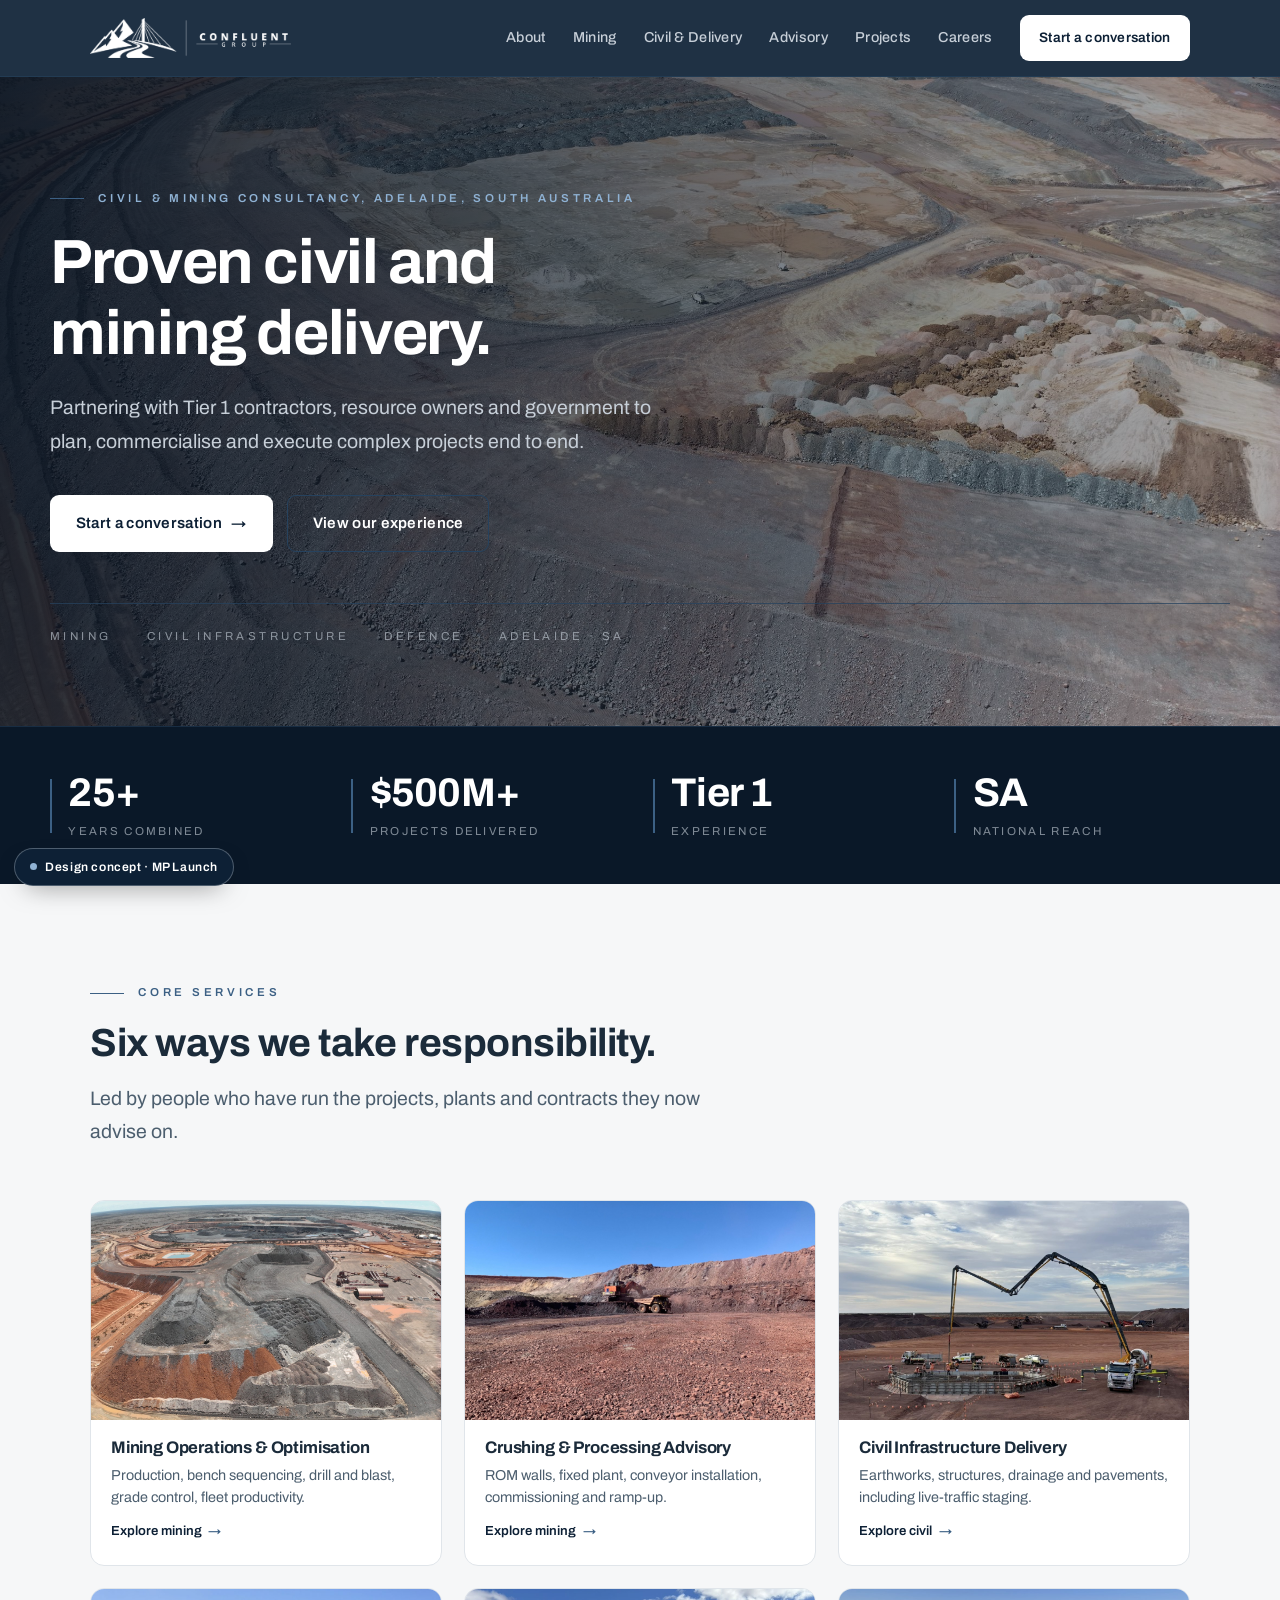
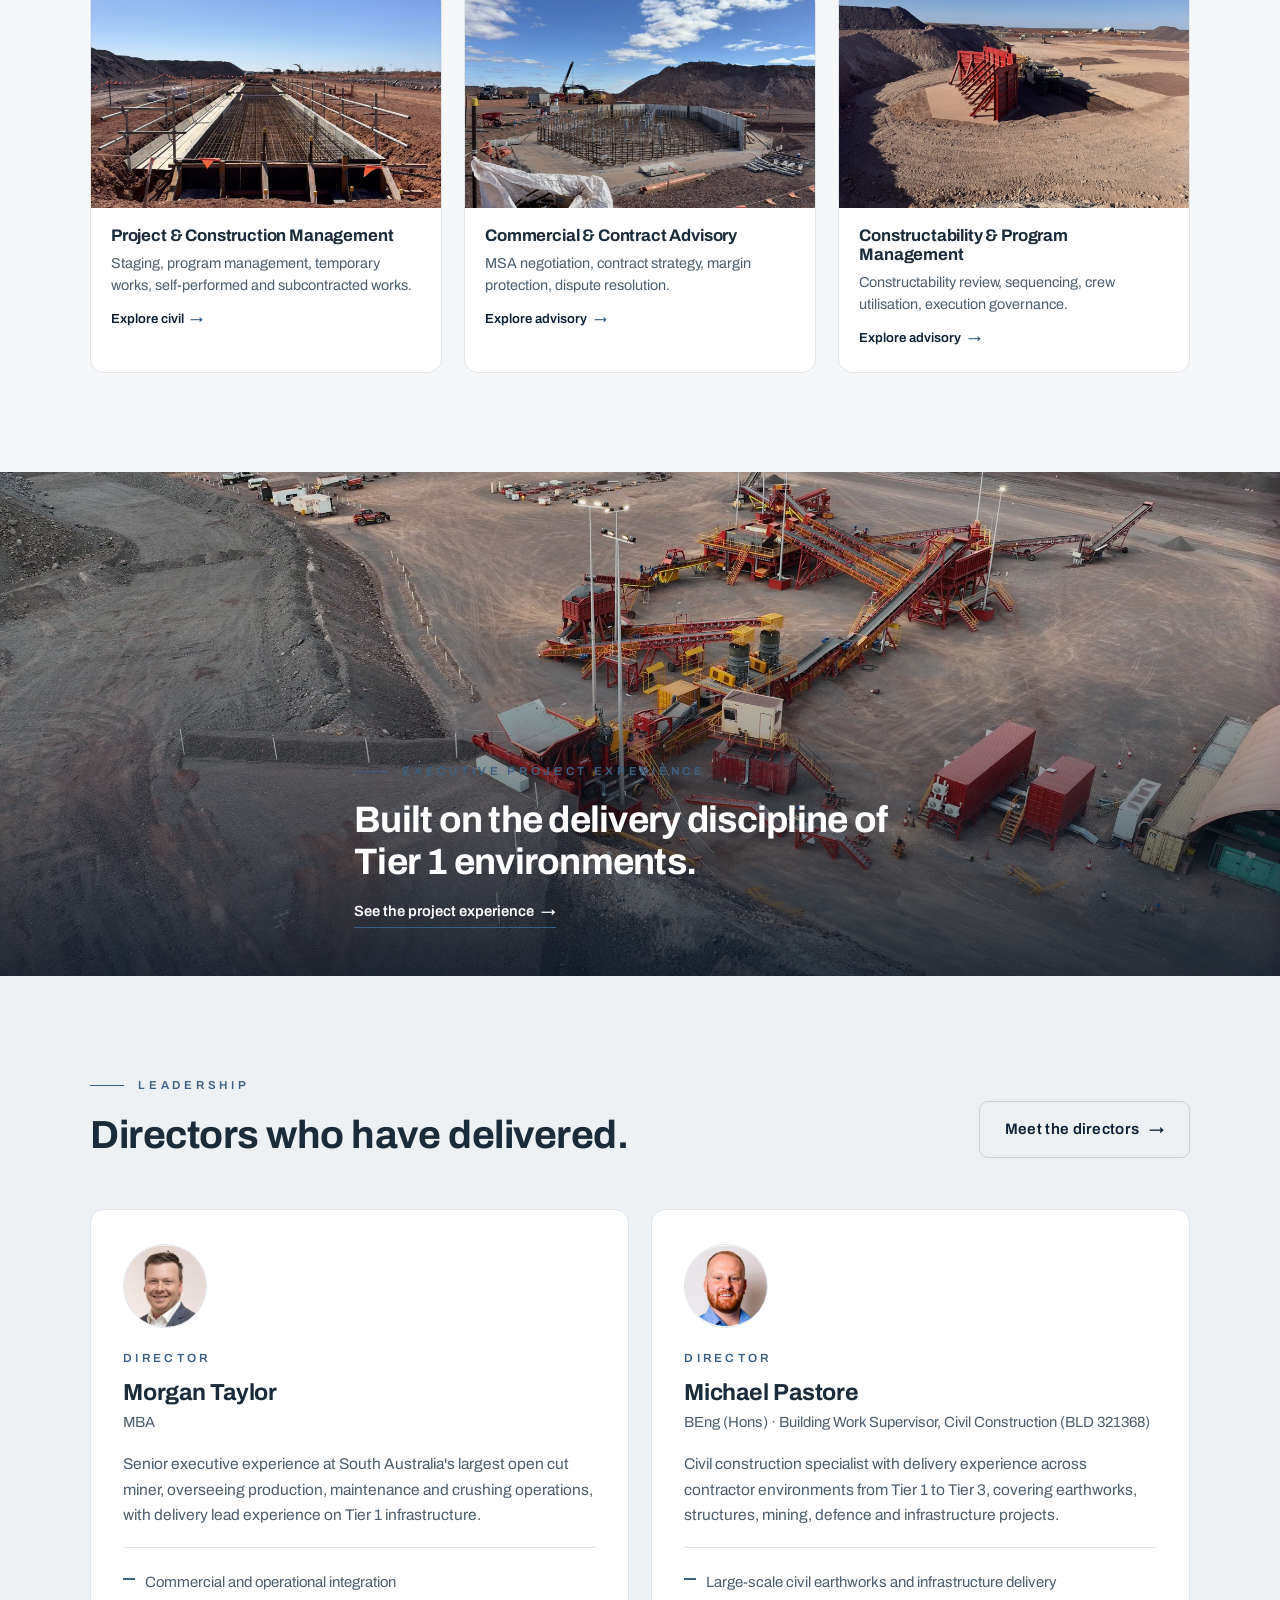
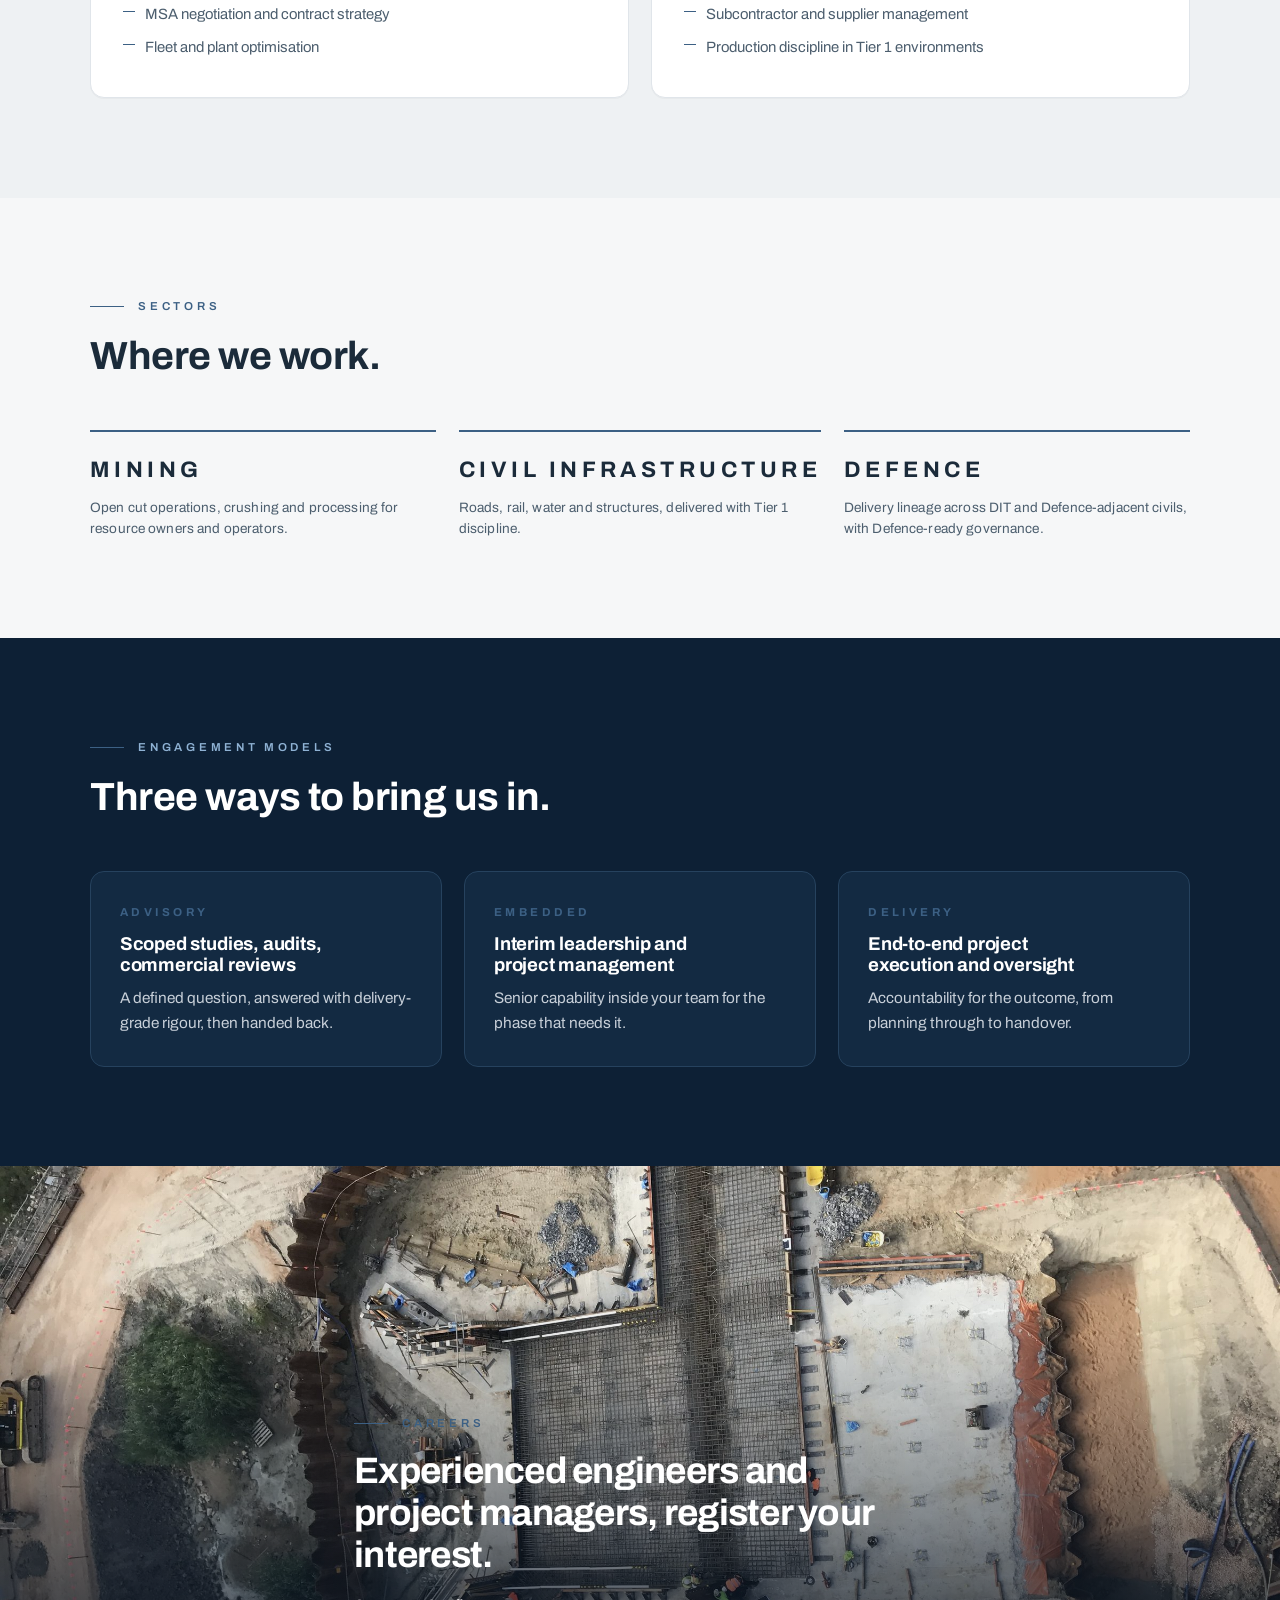
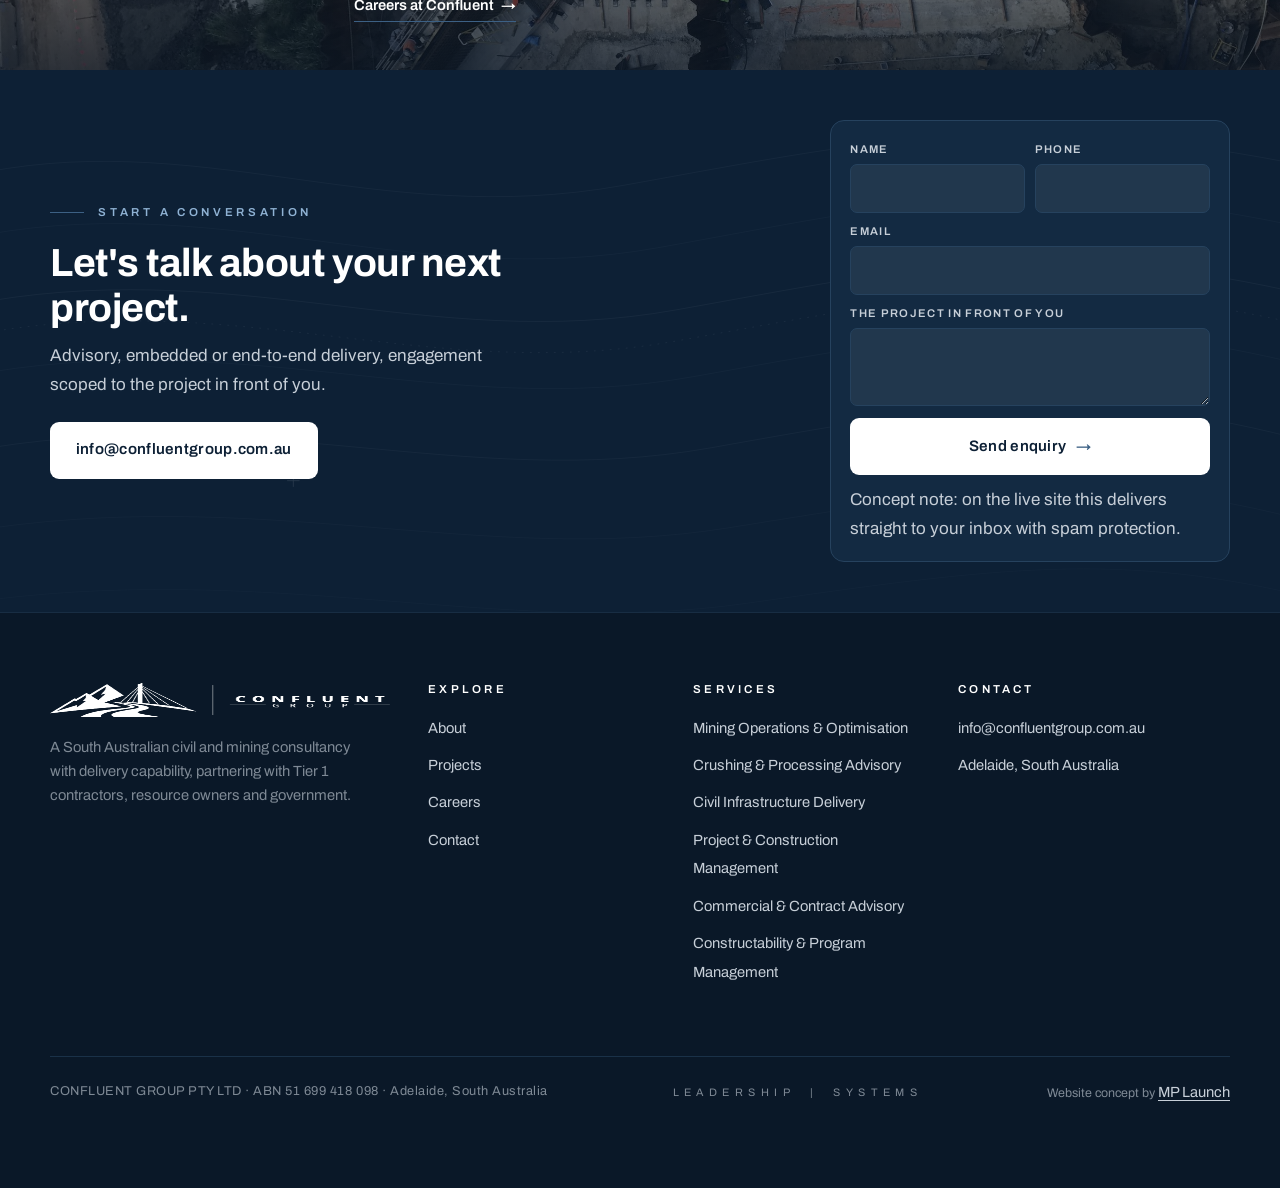
<file: index.html>
<!DOCTYPE html>
<html lang="en-AU">
<head>
<meta charset="utf-8">
<meta name="viewport" content="width=device-width, initial-scale=1">
<meta name="robots" content="noindex, nofollow">
<title>Confluent Group, Civil &amp; Mining Consultancy | Adelaide, South Australia</title>
<meta name="description" content="South Australian civil and mining consultancy with delivery capability. We partner with Tier 1 contractors, resource owners and government to plan, commercialise and execute complex projects end to end.">
<link rel="icon" href="data:image/svg+xml,%3Csvg xmlns='http://www.w3.org/2000/svg' viewBox='0 0 64 64'%3E%3Crect width='64' height='64' rx='12' fill='%230D2035'/%3E%3Cpath d='M42 22a14 14 0 1 0 0 20' fill='none' stroke='%23fff' stroke-width='5' stroke-linecap='round'/%3E%3C/svg%3E">
<link rel="preconnect" href="https://fonts.googleapis.com">
<link rel="preconnect" href="https://fonts.gstatic.com" crossorigin>
<link href="https://fonts.googleapis.com/css2?family=Archivo:wght@400;500;600;700;800&display=swap" rel="stylesheet">
<link rel="stylesheet" href="styles.css">
<script type="application/ld+json">
{"@context":"https://schema.org","@type":"ProfessionalService","name":"Confluent Group","legalName":"Confluent Group Pty Ltd","url":"https://confluentgroup.com.au","email":"info@confluentgroup.com.au","address":{"@type":"PostalAddress","addressLocality":"Adelaide","addressRegion":"SA","addressCountry":"AU"},"description":"South Australian civil and mining consultancy with delivery capability, partnering with Tier 1 contractors, resource owners and government.","knowsAbout":["Mining Operations & Optimisation","Crushing & Processing Advisory","Civil Infrastructure Delivery","Project & Construction Management","Commercial & Contract Advisory","Constructability & Program Management"]}
</script>
</head>
<body>
<a class="skip" href="#main">Skip to content</a>
<header class="hdr">
  <div class="wrap hdr-in">
    <a class="lockup" href="index.html" aria-label="Confluent Group, home">
      <img src="assets/brand/logo-wide-white.png" alt="Confluent Group" width="1000" height="199">
    </a>
    <input type="checkbox" id="nav-t" aria-hidden="true">
    <label class="burger" for="nav-t" aria-label="Menu"><span></span><span></span><span></span></label>
    <nav class="nav" aria-label="Main">
      <a class="lnk" href="about.html">About</a>
      <a class="lnk" href="mining.html">Mining</a>
      <a class="lnk" href="civil.html">Civil &amp; Delivery</a>
      <a class="lnk" href="advisory.html">Advisory</a>
      <a class="lnk" href="projects.html">Projects</a>
      <a class="lnk" href="careers.html">Careers</a>
      <a class="btn btn-light" href="contact.html">Start a conversation</a>
    </nav>
  </div>
</header>
<main id="main">
<section class="hero on-navy">
  <div class="ph"><img src="assets/aerial-pit-wide.jpg" srcset="assets/sm/aerial-pit-wide.jpg 1200w, assets/aerial-pit-wide.jpg 2400w" sizes="100vw" alt="Aerial view over open cut mining operations" fetchpriority="high" decoding="async"></div>
  <div class="wrap hero-in">
    <p class="eyebrow" data-r>Civil &amp; mining consultancy, Adelaide, South Australia</p>
    <h1 class="h-display" data-r data-d="1">Proven civil and mining delivery.</h1>
    <p class="lede" data-r data-d="2">Partnering with Tier&nbsp;1 contractors, resource owners and government to plan, commercialise and execute complex projects end to end.</p>
    <div class="cta-row" data-r data-d="3">
      <a class="btn btn-light" href="contact.html">Start a conversation <span class="arr">&rarr;</span></a>
      <a class="btn btn-ghost" href="projects.html">View our experience</a>
    </div>
    <div class="hero-foot" data-r data-d="3">
      <span>Mining</span><span>Civil Infrastructure</span><span>Defence</span><span>Adelaide &middot; SA</span>
    </div>
  </div>
</section>

<section class="stats on-navy">
  <div class="wrap stats-in">
    <div class="stat" data-r><span class="n">25+</span><span class="l">Years combined</span></div>
    <div class="stat" data-r data-d="1"><span class="n">$500M+</span><span class="l">Projects delivered</span></div>
    <div class="stat" data-r data-d="2"><span class="n">Tier 1</span><span class="l">Experience</span></div>
    <div class="stat" data-r data-d="3"><span class="n">SA</span><span class="l">National reach</span></div>
  </div>
</section>

<section class="sec">
  <div class="wrap">
    <div class="sec-head">
      <div data-r>
        <p class="eyebrow">Core services</p>
        <h2 class="h-sec">Six ways we take responsibility.</h2>
        <p class="lede">Led by people who have run the projects, plants and contracts they now advise on.</p>
      </div>
    </div>
    <div class="grid3">
      <a class="pcard" href="mining.html" data-r>
        <div class="im"><img src="assets/aerial-benches.jpg" srcset="assets/sm/aerial-benches.jpg 1200w, assets/aerial-benches.jpg 2400w" sizes="100vw" alt="Open cut mining operations from the air" loading="lazy" decoding="async"></div>
        <div class="tx"><h3>Mining Operations &amp; Optimisation</h3><p>Production, bench sequencing, drill and blast, grade control, fleet productivity.</p><span class="go">Explore mining <span class="arr">&rarr;</span></span></div>
      </a>
      <a class="pcard" href="mining.html" data-r data-d="1">
        <div class="im"><img src="assets/pit-excavator-truck.jpg" srcset="assets/sm/pit-excavator-truck.jpg 1200w, assets/pit-excavator-truck.jpg 2400w" sizes="100vw" alt="Excavator loading a haul truck in-pit" loading="lazy" decoding="async"></div>
        <div class="tx"><h3>Crushing &amp; Processing Advisory</h3><p>ROM walls, fixed plant, conveyor installation, commissioning and ramp-up.</p><span class="go">Explore mining <span class="arr">&rarr;</span></span></div>
      </a>
      <a class="pcard" href="civil.html" data-r data-d="2">
        <div class="im"><img src="assets/civil-boom-pump.jpg" srcset="assets/sm/civil-boom-pump.jpg 1200w, assets/civil-boom-pump.jpg 2400w" sizes="100vw" alt="Concrete boom pump pour on a civil site" loading="lazy" decoding="async"></div>
        <div class="tx"><h3>Civil Infrastructure Delivery</h3><p>Earthworks, structures, drainage and pavements, including live-traffic staging.</p><span class="go">Explore civil <span class="arr">&rarr;</span></span></div>
      </a>
      <a class="pcard" href="civil.html" data-r>
        <div class="im"><img src="assets/civil-culvert-strip.jpg" srcset="assets/sm/civil-culvert-strip.jpg 1200w, assets/civil-culvert-strip.jpg 2400w" sizes="100vw" alt="Structural concrete works in progress" loading="lazy" decoding="async"></div>
        <div class="tx"><h3>Project &amp; Construction Management</h3><p>Staging, program management, temporary works, self-performed and subcontracted works.</p><span class="go">Explore civil <span class="arr">&rarr;</span></span></div>
      </a>
      <a class="pcard" href="advisory.html" data-r data-d="1">
        <div class="im"><img src="assets/civil-site-crane.jpg" srcset="assets/sm/civil-site-crane.jpg 1200w, assets/civil-site-crane.jpg 2400w" sizes="100vw" alt="Civil works site with crane" loading="lazy" decoding="async"></div>
        <div class="tx"><h3>Commercial &amp; Contract Advisory</h3><p>MSA negotiation, contract strategy, margin protection, dispute resolution.</p><span class="go">Explore advisory <span class="arr">&rarr;</span></span></div>
      </a>
      <a class="pcard" href="advisory.html" data-r data-d="2">
        <div class="im"><img src="assets/civil-formwork-red.jpg" srcset="assets/sm/civil-formwork-red.jpg 1200w, assets/civil-formwork-red.jpg 2400w" sizes="100vw" alt="Steel formwork on a civil structure" loading="lazy" decoding="async"></div>
        <div class="tx"><h3>Constructability &amp; Program Management</h3><p>Constructability review, sequencing, crew utilisation, execution governance.</p><span class="go">Explore advisory <span class="arr">&rarr;</span></span></div>
      </a>
    </div>
  </div>
</section>

<section class="band-photo">
  <img src="assets/aerial-crushing-plant.jpg" srcset="assets/sm/aerial-crushing-plant.jpg 1200w, assets/aerial-crushing-plant.jpg 2400w" sizes="100vw" alt="Crushing and screening plant from the air" loading="lazy" decoding="async">
  <div class="wrap">
    <p class="eyebrow" data-r>Executive project experience</p>
    <h2 data-r data-d="1">Built on the delivery discipline of Tier&nbsp;1 environments.</h2>
    <a class="go2" href="projects.html" data-r data-d="2">See the project experience <span class="arr">&rarr;</span></a>
  </div>
</section>

<section class="sec sec-tint">
  <div class="wrap">
    <div class="sec-head">
      <div data-r><p class="eyebrow">Leadership</p><h2 class="h-sec">Directors who have delivered.</h2></div>
      <a class="btn btn-ghost-dark" href="about.html" data-r>Meet the directors <span class="arr">&rarr;</span></a>
    </div>
    <div class="dir">
      <div class="card dir-card" data-r>
        <img class="headshot" src="assets/morgan-taylor.jpg" alt="Morgan Taylor" width="512" height="512" loading="lazy" decoding="async">
        <span class="role">Director</span>
        <h3>Morgan Taylor</h3>
        <p class="cred">MBA</p>
        <p class="bio">Senior executive experience at South Australia's largest open cut miner, overseeing production, maintenance and crushing operations, with delivery lead experience on Tier&nbsp;1 infrastructure.</p>
        <ul class="str">
          <li>Commercial and operational integration</li>
          <li>MSA negotiation and contract strategy</li>
          <li>Fleet and plant optimisation</li>
        </ul>
      </div>
      <div class="card dir-card" data-r data-d="1">
        <img class="headshot" src="assets/michael-pastore.jpg" alt="Michael Pastore" width="512" height="512" loading="lazy" decoding="async">
        <span class="role">Director</span>
        <h3>Michael Pastore</h3>
        <p class="cred">BEng (Hons) &middot; Building Work Supervisor, Civil Construction (BLD 321368)</p>
        <p class="bio">Civil construction specialist with delivery experience across contractor environments from Tier&nbsp;1 to Tier&nbsp;3, covering earthworks, structures, mining, defence and infrastructure projects.</p>
        <ul class="str">
          <li>Large-scale civil earthworks and infrastructure delivery</li>
          <li>Subcontractor and supplier management</li>
          <li>Production discipline in Tier&nbsp;1 environments</li>
        </ul>
      </div>
    </div>
  </div>
</section>

<section class="sec">
  <div class="wrap">
    <div class="sec-head"><div data-r><p class="eyebrow">Sectors</p><h2 class="h-sec">Where we work.</h2></div></div>
    <div class="sectors">
      <div class="sector" data-r>MINING<small>Open cut operations, crushing and processing for resource owners and operators.</small></div>
      <div class="sector" data-r data-d="1">CIVIL&nbsp;INFRASTRUCTURE<small>Roads, rail, water and structures, delivered with Tier&nbsp;1 discipline.</small></div>
      <div class="sector" data-r data-d="2">DEFENCE<small>Delivery lineage across DIT and Defence-adjacent civils, with Defence-ready governance.</small></div>
    </div>
  </div>
</section>

<section class="sec sec-navy on-navy">
  <div class="wrap">
    <div class="sec-head"><div data-r><p class="eyebrow">Engagement models</p><h2 class="h-sec">Three ways to bring us in.</h2></div></div>
    
<div class="grid3">
  <div class="card model" data-r><span class="tag">ADVISORY</span><h3>Scoped studies, audits, commercial reviews</h3><p class="d">A defined question, answered with delivery-grade rigour, then handed back.</p></div>
  <div class="card model" data-r data-d="1"><span class="tag">EMBEDDED</span><h3>Interim leadership and project management</h3><p class="d">Senior capability inside your team for the phase that needs it.</p></div>
  <div class="card model" data-r data-d="2"><span class="tag">DELIVERY</span><h3>End-to-end project execution and oversight</h3><p class="d">Accountability for the outcome, from planning through to handover.</p></div>
</div>
  </div>
</section>

<section class="band-photo">
  <img src="assets/structure-aerial.jpg" srcset="assets/sm/structure-aerial.jpg 1200w, assets/structure-aerial.jpg 2400w" sizes="100vw" alt="Major concrete structure under construction, from the air" loading="lazy" decoding="async">
  <div class="wrap">
    <p class="eyebrow" data-r>Careers</p>
    <h2 data-r data-d="1">Experienced engineers and project managers, register your interest.</h2>
    <a class="go2" href="careers.html" data-r data-d="2">Careers at Confluent <span class="arr">&rarr;</span></a>
  </div>
</section>


<section class="cta-band on-navy">
  <div class="art" style="position:absolute;inset:0;opacity:.5">
<svg viewBox="0 0 1440 640" preserveAspectRatio="xMidYMid slice" aria-hidden="true" focusable="false">
  <g fill="none" stroke="#C7CFD8" stroke-width="1">
    <path opacity=".10" d="M-40,120 C220,60 420,180 700,130 S1140,40 1480,110"/>
    <path opacity=".08" d="M-40,190 C240,130 460,250 740,200 S1160,110 1480,180"/>
    <path opacity=".12" d="M-40,265 C260,205 480,320 760,270 S1180,185 1480,255"/>
    <path opacity=".08" d="M-40,345 C270,285 500,395 780,345 S1200,265 1480,335"/>
    <path opacity=".10" d="M-40,430 C280,370 520,475 800,425 S1220,350 1480,420"/>
    <path opacity=".07" d="M-40,520 C290,465 540,560 820,515 S1240,445 1480,510"/>
    <path opacity=".05" d="M-40,600 C300,550 560,640 840,600 S1260,540 1480,595"/>
    <path opacity=".16" stroke-dasharray="2 7" d="M-40,300 C260,240 480,355 760,305 S1180,220 1480,290"/>
  </g>
  <g stroke="#C7CFD8" stroke-width="1" opacity=".28">
    <path d="M1090,150 v14 M1083,157 h14"/>
    <path d="M330,455 v14 M323,462 h14"/>
    <path d="M1250,472 v14 M1243,479 h14"/>
  </g>
</svg></div>
  <div class="wrap cta-in" style="position:relative">
    <div class="cta-copy">
      <div data-r>
        <p class="eyebrow">Start a conversation</p>
        <h2 class="h-sec">Let's talk about your next project.</h2>
        <p class="sub">Advisory, embedded or end-to-end delivery, engagement scoped to the project in front of you.</p>
      </div>
      <div class="cta-actions" data-r data-d="1">
        <a class="btn btn-light" href="mailto:info@confluentgroup.com.au">info@confluentgroup.com.au</a>
        
      </div>
    </div>
    <div class="cta-form" data-r data-d="1">
      <div class="f-row">
        <div class="f-field"><label for="q-name">Name</label><input id="q-name" type="text" autocomplete="name"></div>
        <div class="f-field"><label for="q-phone">Phone</label><input id="q-phone" type="tel" autocomplete="tel"></div>
      </div>
      <div class="f-field"><label for="q-email">Email</label><input id="q-email" type="email" autocomplete="email"></div>
      <div class="f-field"><label for="q-msg">The project in front of you</label><textarea id="q-msg" rows="2"></textarea></div>
      <a class="btn btn-solid" href="mailto:info@confluentgroup.com.au?subject=Project%20enquiry%20%E2%80%94%20via%20confluentgroup.com.au">Send enquiry <span class="arr">&rarr;</span></a>
      <p class="fnote">Concept note: on the live site this delivers straight to your inbox with spam protection.</p>
    </div>
  </div>
</section>

</main>
<footer class="ftr">
  <div class="wrap ftr-in">
    <div>
      <a class="lockup" href="index.html"><img src="assets/brand/logo-wide-white.png" alt="Confluent Group" width="1000" height="199"></a>
      <p class="about">A South Australian civil and mining consultancy with delivery capability, partnering with Tier&nbsp;1 contractors, resource owners and government.</p>
    </div>
    <div>
      <h4>Explore</h4>
      <ul>
        <li><a href="about.html">About</a></li>
        <li><a href="projects.html">Projects</a></li>
        <li><a href="careers.html">Careers</a></li>
        <li><a href="contact.html">Contact</a></li>
      </ul>
    </div>
    <div>
      <h4>Services</h4>
      <ul>
        <li><a href="mining.html">Mining Operations &amp; Optimisation</a></li>
        <li><a href="mining.html">Crushing &amp; Processing Advisory</a></li>
        <li><a href="civil.html">Civil Infrastructure Delivery</a></li>
        <li><a href="civil.html">Project &amp; Construction Management</a></li>
        <li><a href="advisory.html">Commercial &amp; Contract Advisory</a></li>
        <li><a href="advisory.html">Constructability &amp; Program Management</a></li>
      </ul>
    </div>
    <div>
      <h4>Contact</h4>
      <ul>
        <li><a href="mailto:info@confluentgroup.com.au">info@confluentgroup.com.au</a></li>
        
        <li><span class="plain">Adelaide, South Australia</span></li>
      </ul>
    </div>
  </div>
  <div class="wrap ftr-bar">
    <span class="abn">CONFLUENT GROUP PTY LTD &middot; ABN 51 699 418 098 &middot; Adelaide, South Australia</span>
    <span class="motif">LEADERSHIP&nbsp;&nbsp;|&nbsp;&nbsp;SYSTEMS</span>
    <span class="mpl">Website concept by <a href="https://mplaunch.com.au">MP Launch</a></span>
  </div>
</footer>
<a class="ribbon" href="https://mplaunch.com.au"><span class="dot"></span>Design concept &middot; MP Launch</a>
<script>
(function(){try{
  if(navigator.webdriver)return;
  var v=new URLSearchParams(location.search).get('v');
  if(!v)return;
  var slug="confluent-group-preview", label="Michael, Confluent Group", phone="+61425014666";
  var k="mpl_seen_"+slug, last=+localStorage.getItem(k)||0;
  if(Date.now()-last<432e5)return;
  var fired=false,dwell=0,t=null;
  function live(){return document.visibilityState==="visible";}
  function send(how){
    if(fired||!live())return; fired=true; if(t)clearInterval(t);
    localStorage.setItem(k,String(Date.now()));
    new Image().src="https://mplaunch.com.au/api/preview-view?slug="+encodeURIComponent(slug)
      +"&label="+encodeURIComponent(label)+"&phone="+encodeURIComponent(phone)
      +"&src="+encodeURIComponent(v)+"&via="+how+"&t="+Date.now();
  }
  function start(){
    t=setInterval(function(){if(!live())return; dwell+=500; if(dwell>=5000)send("dwell");},500);
    ["pointerdown","scroll","keydown"].forEach(function(e){
      addEventListener(e,function(){send("interaction");},{once:true,passive:true});});
  }
  if(document.prerendering){document.addEventListener("prerenderingchange",start,{once:true});}
  else{start();}
}catch(e){}})();
</script>
</body>
</html>
</file>
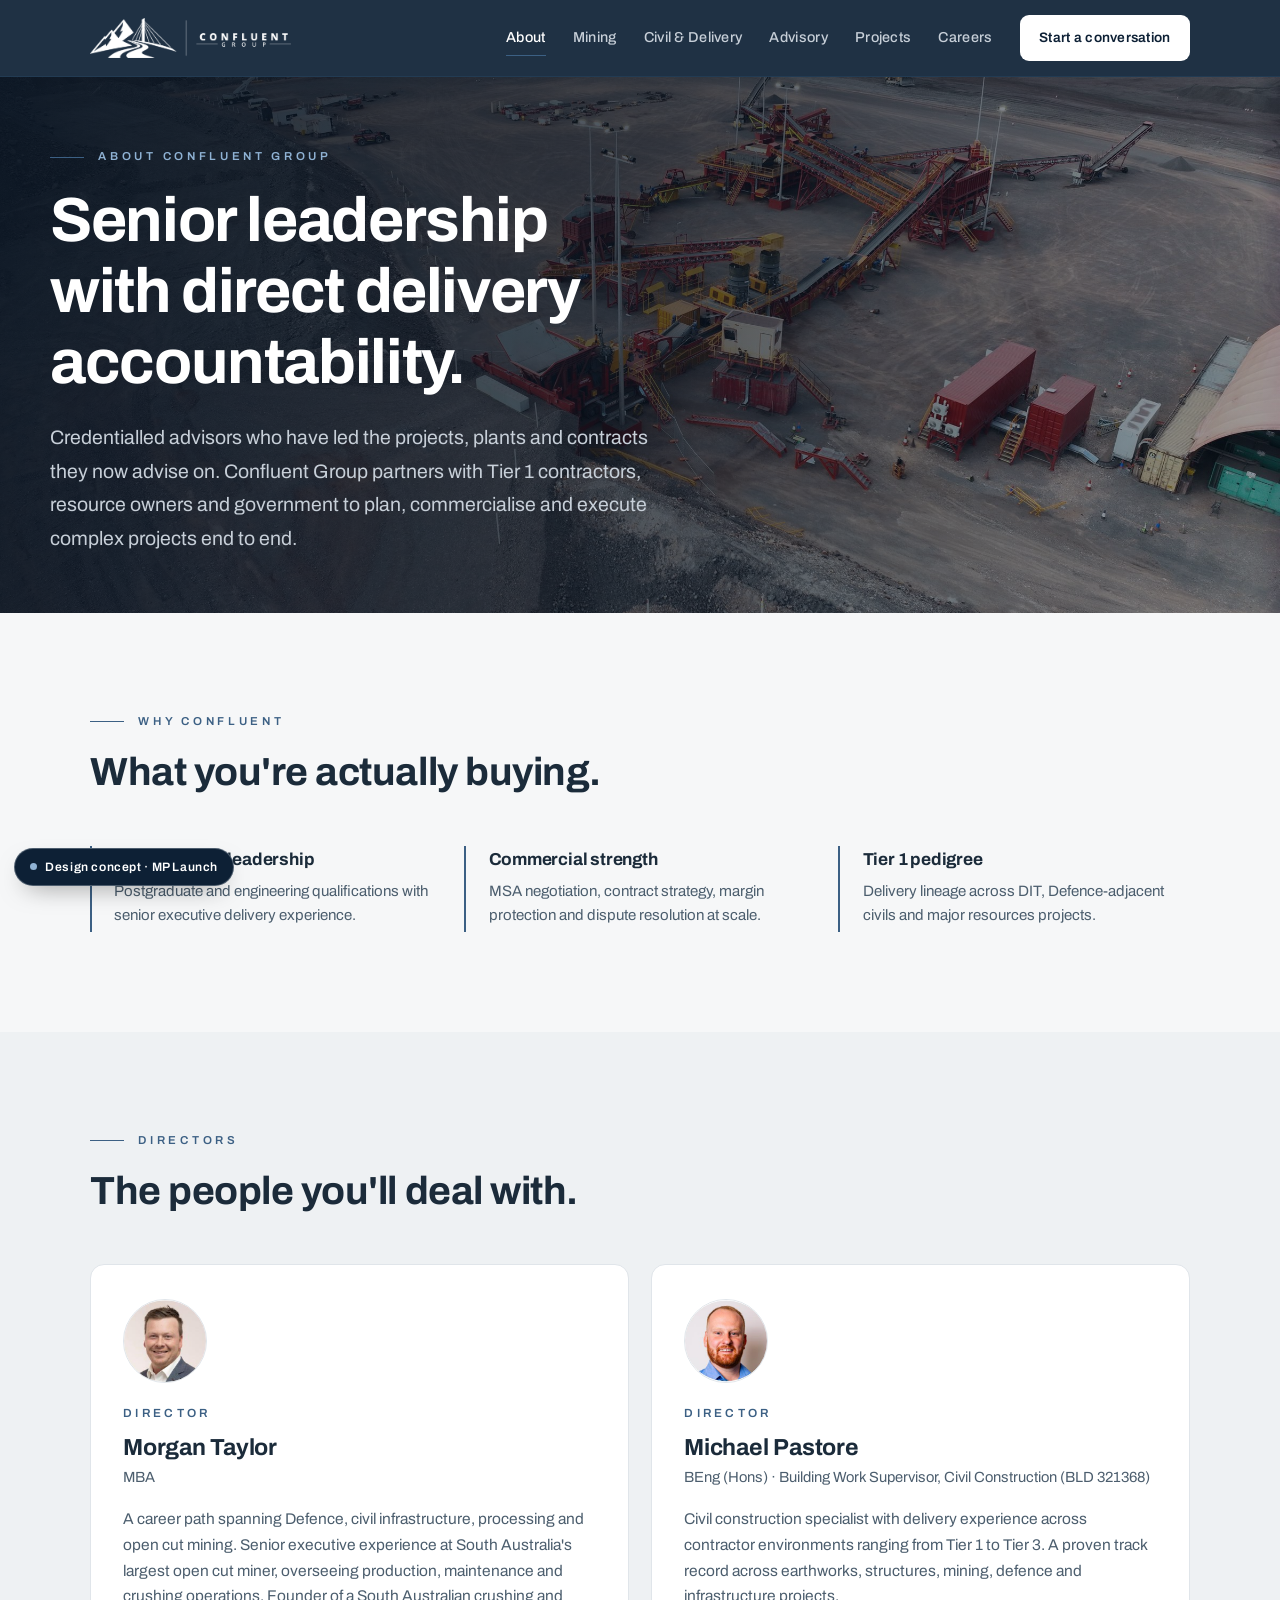
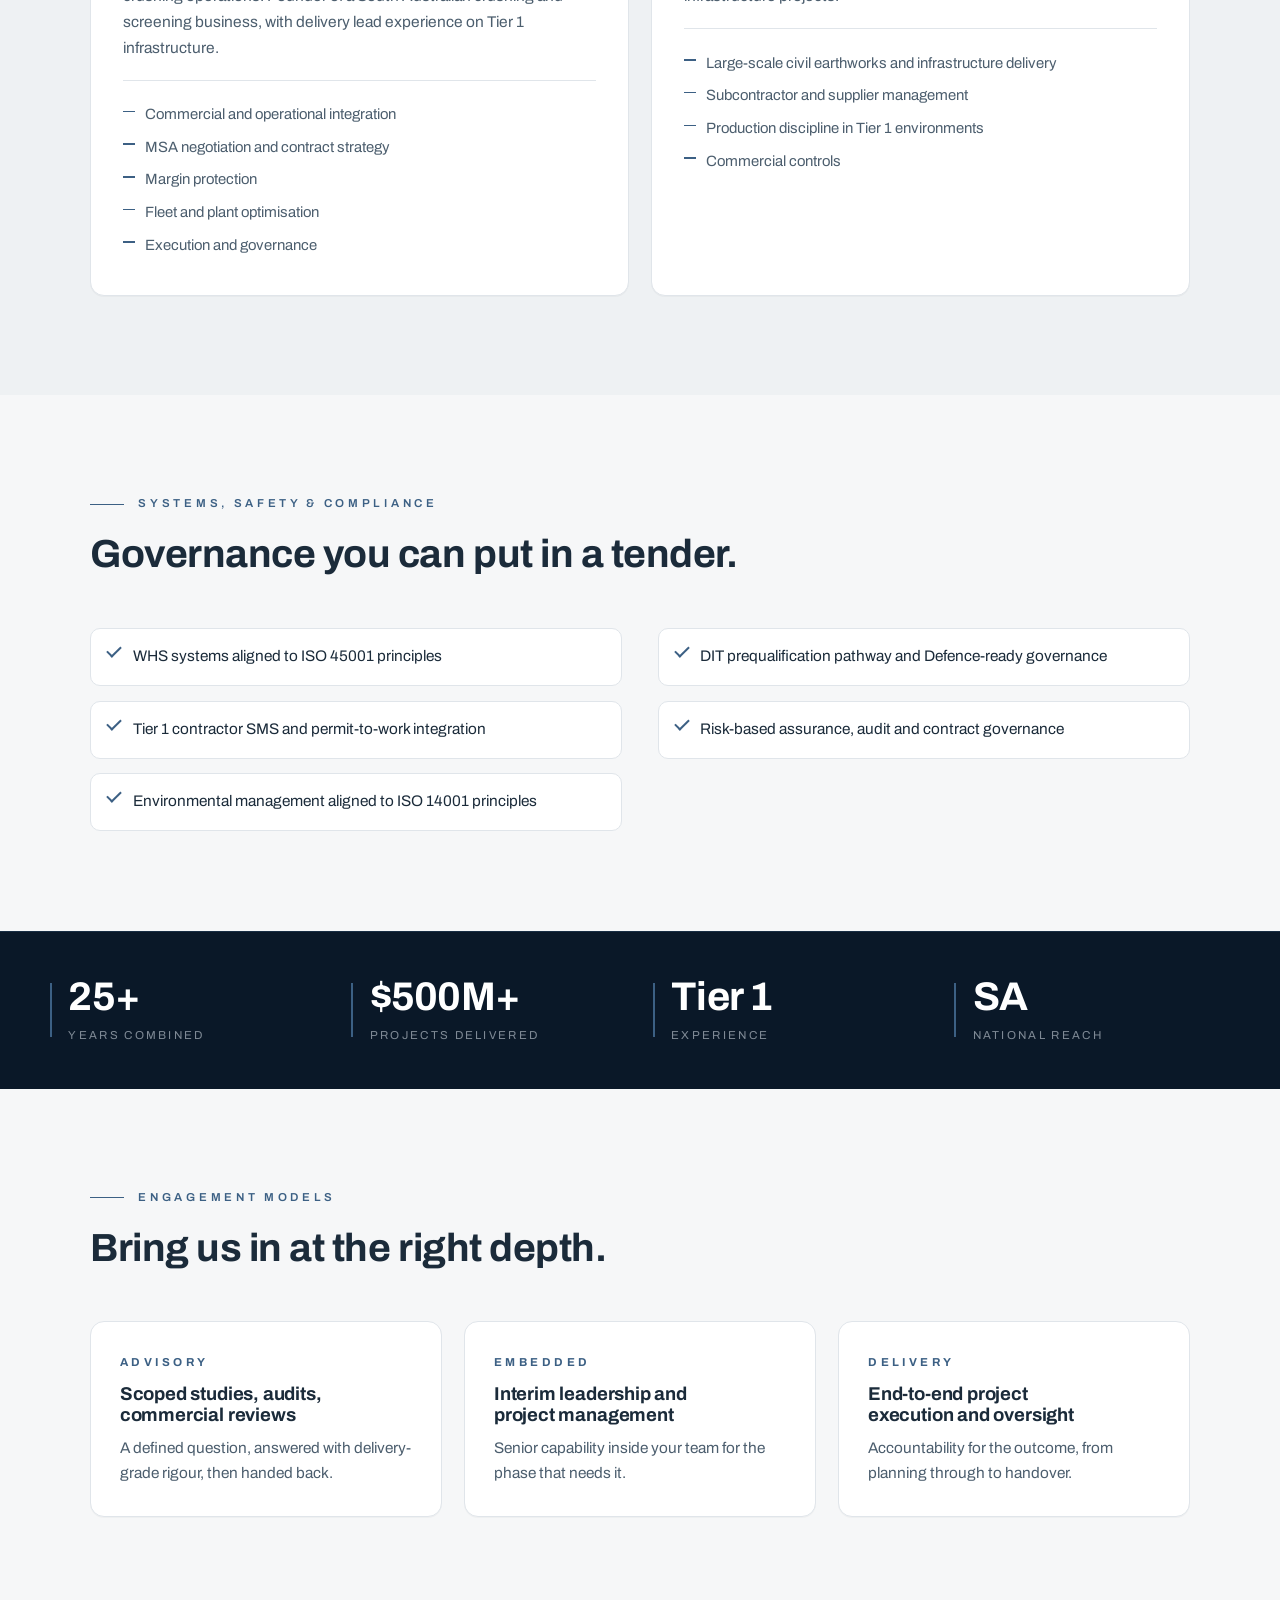
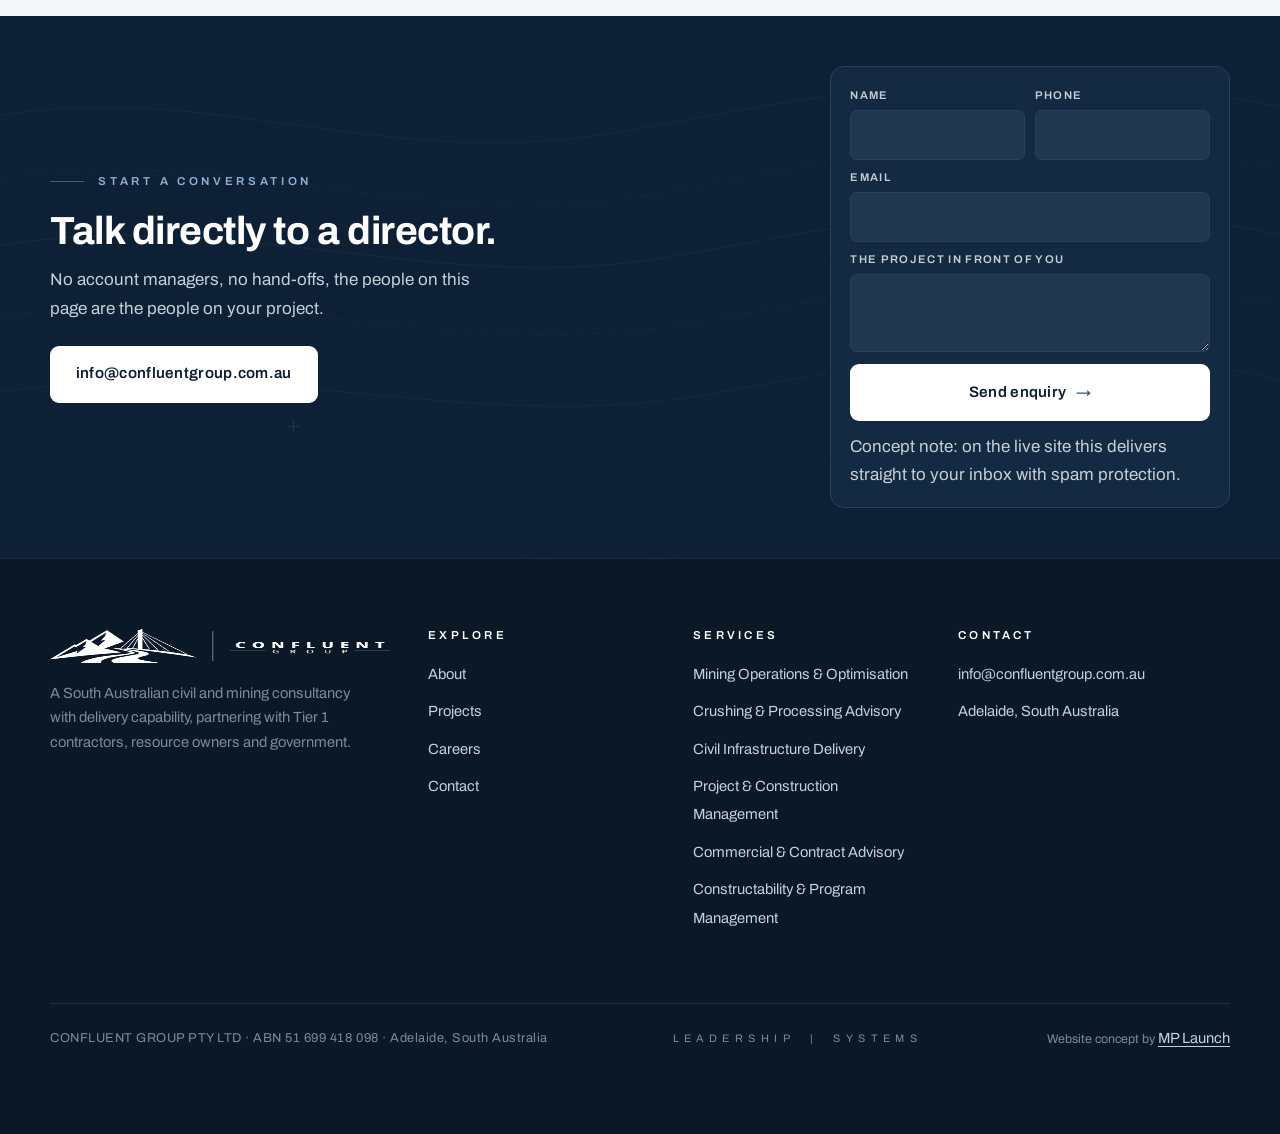
<file: about.html>
<!DOCTYPE html>
<html lang="en-AU">
<head>
<meta charset="utf-8">
<meta name="viewport" content="width=device-width, initial-scale=1">
<meta name="robots" content="noindex, nofollow">
<title>About, Confluent Group | Civil &amp; Mining Consultancy, Adelaide</title>
<meta name="description" content="Senior leadership with direct delivery accountability. Meet the directors of Confluent Group, credentialled advisors who have led the projects, plants and contracts they now advise on.">
<link rel="icon" href="data:image/svg+xml,%3Csvg xmlns='http://www.w3.org/2000/svg' viewBox='0 0 64 64'%3E%3Crect width='64' height='64' rx='12' fill='%230D2035'/%3E%3Cpath d='M42 22a14 14 0 1 0 0 20' fill='none' stroke='%23fff' stroke-width='5' stroke-linecap='round'/%3E%3C/svg%3E">
<link rel="preconnect" href="https://fonts.googleapis.com">
<link rel="preconnect" href="https://fonts.gstatic.com" crossorigin>
<link href="https://fonts.googleapis.com/css2?family=Archivo:wght@400;500;600;700;800&display=swap" rel="stylesheet">
<link rel="stylesheet" href="styles.css">
</head>
<body>
<a class="skip" href="#main">Skip to content</a>
<header class="hdr">
  <div class="wrap hdr-in">
    <a class="lockup" href="index.html" aria-label="Confluent Group, home">
      <img src="assets/brand/logo-wide-white.png" alt="Confluent Group" width="1000" height="199">
    </a>
    <input type="checkbox" id="nav-t" aria-hidden="true">
    <label class="burger" for="nav-t" aria-label="Menu"><span></span><span></span><span></span></label>
    <nav class="nav" aria-label="Main">
      <a class="lnk" href="about.html" aria-current="page">About</a>
      <a class="lnk" href="mining.html">Mining</a>
      <a class="lnk" href="civil.html">Civil &amp; Delivery</a>
      <a class="lnk" href="advisory.html">Advisory</a>
      <a class="lnk" href="projects.html">Projects</a>
      <a class="lnk" href="careers.html">Careers</a>
      <a class="btn btn-light" href="contact.html">Start a conversation</a>
    </nav>
  </div>
</header>
<main id="main">
<section class="hero hero-sm on-navy">
  <div class="ph"><img src="assets/aerial-crushing-plant.jpg" srcset="assets/sm/aerial-crushing-plant.jpg 1200w, assets/aerial-crushing-plant.jpg 2400w" sizes="100vw" alt="Crushing and screening plant from the air" fetchpriority="high" decoding="async"></div>
  <div class="wrap hero-in">
    <p class="eyebrow" data-r>About Confluent Group</p>
    <h1 class="h-display" data-r data-d="1">Senior leadership with direct delivery accountability.</h1>
    <p class="lede" data-r data-d="2">Credentialled advisors who have led the projects, plants and contracts they now advise on. Confluent Group partners with Tier&nbsp;1 contractors, resource owners and government to plan, commercialise and execute complex projects end to end.</p>
  </div>
</section>

<section class="sec">
  <div class="wrap">
    <div class="sec-head"><div data-r><p class="eyebrow">Why Confluent</p><h2 class="h-sec">What you're actually buying.</h2></div></div>
    <div class="vals">
      <div class="val" data-r><h3>Credentialled leadership</h3><p>Postgraduate and engineering qualifications with senior executive delivery experience.</p></div>
      <div class="val" data-r data-d="1"><h3>Commercial strength</h3><p>MSA negotiation, contract strategy, margin protection and dispute resolution at scale.</p></div>
      <div class="val" data-r data-d="2"><h3>Tier 1 pedigree</h3><p>Delivery lineage across DIT, Defence-adjacent civils and major resources projects.</p></div>
    </div>
  </div>
</section>

<section class="sec sec-tint">
  <div class="wrap">
    <div class="sec-head"><div data-r><p class="eyebrow">Directors</p><h2 class="h-sec">The people you'll deal with.</h2></div></div>
    <div class="dir">
      <div class="card dir-card" data-r>
        <img class="headshot" src="assets/morgan-taylor.jpg" alt="Morgan Taylor" width="512" height="512" loading="lazy" decoding="async">
        <span class="role">Director</span>
        <h3>Morgan Taylor</h3>
        <p class="cred">MBA</p>
        <p class="bio">A career path spanning Defence, civil infrastructure, processing and open cut mining. Senior executive experience at South Australia's largest open cut miner, overseeing production, maintenance and crushing operations. Founder of a South Australian crushing and screening business, with delivery lead experience on Tier&nbsp;1 infrastructure.</p>
        <ul class="str">
          <li>Commercial and operational integration</li>
          <li>MSA negotiation and contract strategy</li>
          <li>Margin protection</li>
          <li>Fleet and plant optimisation</li>
          <li>Execution and governance</li>
        </ul>
      </div>
      <div class="card dir-card" data-r data-d="1">
        <img class="headshot" src="assets/michael-pastore.jpg" alt="Michael Pastore" width="512" height="512" loading="lazy" decoding="async">
        <span class="role">Director</span>
        <h3>Michael Pastore</h3>
        <p class="cred">BEng (Hons) &middot; Building Work Supervisor, Civil Construction (BLD 321368)</p>
        <p class="bio">Civil construction specialist with delivery experience across contractor environments ranging from Tier&nbsp;1 to Tier&nbsp;3. A proven track record across earthworks, structures, mining, defence and infrastructure projects.</p>
        <ul class="str">
          <li>Large-scale civil earthworks and infrastructure delivery</li>
          <li>Subcontractor and supplier management</li>
          <li>Production discipline in Tier&nbsp;1 environments</li>
          <li>Commercial controls</li>
        </ul>
      </div>
    </div>
  </div>
</section>

<section class="sec">
  <div class="wrap">
    <div class="sec-head"><div data-r><p class="eyebrow">Systems, safety &amp; compliance</p><h2 class="h-sec">Governance you can put in a tender.</h2></div></div>
    <ul class="sys">
      <li data-r>WHS systems aligned to ISO&nbsp;45001 principles</li>
      <li data-r data-d="1">DIT prequalification pathway and Defence-ready governance</li>
      <li data-r>Tier&nbsp;1 contractor SMS and permit-to-work integration</li>
      <li data-r data-d="1">Risk-based assurance, audit and contract governance</li>
      <li data-r>Environmental management aligned to ISO&nbsp;14001 principles</li>
    </ul>
  </div>
</section>

<section class="stats on-navy">
  <div class="wrap stats-in">
    <div class="stat" data-r><span class="n">25+</span><span class="l">Years combined</span></div>
    <div class="stat" data-r data-d="1"><span class="n">$500M+</span><span class="l">Projects delivered</span></div>
    <div class="stat" data-r data-d="2"><span class="n">Tier 1</span><span class="l">Experience</span></div>
    <div class="stat" data-r data-d="3"><span class="n">SA</span><span class="l">National reach</span></div>
  </div>
</section>
<section class="sec">
  <div class="wrap">
    <div class="sec-head"><div data-r><p class="eyebrow">Engagement models</p><h2 class="h-sec">Bring us in at the right depth.</h2></div></div>
    
<div class="grid3">
  <div class="card model" data-r><span class="tag">ADVISORY</span><h3>Scoped studies, audits, commercial reviews</h3><p class="d">A defined question, answered with delivery-grade rigour, then handed back.</p></div>
  <div class="card model" data-r data-d="1"><span class="tag">EMBEDDED</span><h3>Interim leadership and project management</h3><p class="d">Senior capability inside your team for the phase that needs it.</p></div>
  <div class="card model" data-r data-d="2"><span class="tag">DELIVERY</span><h3>End-to-end project execution and oversight</h3><p class="d">Accountability for the outcome, from planning through to handover.</p></div>
</div>
  </div>
</section>

<section class="cta-band on-navy">
  <div class="art" style="position:absolute;inset:0;opacity:.5">
<svg viewBox="0 0 1440 640" preserveAspectRatio="xMidYMid slice" aria-hidden="true" focusable="false">
  <g fill="none" stroke="#C7CFD8" stroke-width="1">
    <path opacity=".10" d="M-40,120 C220,60 420,180 700,130 S1140,40 1480,110"/>
    <path opacity=".08" d="M-40,190 C240,130 460,250 740,200 S1160,110 1480,180"/>
    <path opacity=".12" d="M-40,265 C260,205 480,320 760,270 S1180,185 1480,255"/>
    <path opacity=".08" d="M-40,345 C270,285 500,395 780,345 S1200,265 1480,335"/>
    <path opacity=".10" d="M-40,430 C280,370 520,475 800,425 S1220,350 1480,420"/>
    <path opacity=".07" d="M-40,520 C290,465 540,560 820,515 S1240,445 1480,510"/>
    <path opacity=".05" d="M-40,600 C300,550 560,640 840,600 S1260,540 1480,595"/>
    <path opacity=".16" stroke-dasharray="2 7" d="M-40,300 C260,240 480,355 760,305 S1180,220 1480,290"/>
  </g>
  <g stroke="#C7CFD8" stroke-width="1" opacity=".28">
    <path d="M1090,150 v14 M1083,157 h14"/>
    <path d="M330,455 v14 M323,462 h14"/>
    <path d="M1250,472 v14 M1243,479 h14"/>
  </g>
</svg></div>
  <div class="wrap cta-in" style="position:relative">
    <div class="cta-copy">
      <div data-r>
        <p class="eyebrow">Start a conversation</p>
        <h2 class="h-sec">Talk directly to a director.</h2>
        <p class="sub">No account managers, no hand-offs, the people on this page are the people on your project.</p>
      </div>
      <div class="cta-actions" data-r data-d="1">
        <a class="btn btn-light" href="mailto:info@confluentgroup.com.au">info@confluentgroup.com.au</a>
        
      </div>
    </div>
    <div class="cta-form" data-r data-d="1">
      <div class="f-row">
        <div class="f-field"><label for="q-name">Name</label><input id="q-name" type="text" autocomplete="name"></div>
        <div class="f-field"><label for="q-phone">Phone</label><input id="q-phone" type="tel" autocomplete="tel"></div>
      </div>
      <div class="f-field"><label for="q-email">Email</label><input id="q-email" type="email" autocomplete="email"></div>
      <div class="f-field"><label for="q-msg">The project in front of you</label><textarea id="q-msg" rows="2"></textarea></div>
      <a class="btn btn-solid" href="mailto:info@confluentgroup.com.au?subject=Project%20enquiry%20%E2%80%94%20via%20confluentgroup.com.au">Send enquiry <span class="arr">&rarr;</span></a>
      <p class="fnote">Concept note: on the live site this delivers straight to your inbox with spam protection.</p>
    </div>
  </div>
</section>

</main>
<footer class="ftr">
  <div class="wrap ftr-in">
    <div>
      <a class="lockup" href="index.html"><img src="assets/brand/logo-wide-white.png" alt="Confluent Group" width="1000" height="199"></a>
      <p class="about">A South Australian civil and mining consultancy with delivery capability, partnering with Tier&nbsp;1 contractors, resource owners and government.</p>
    </div>
    <div>
      <h4>Explore</h4>
      <ul>
        <li><a href="about.html">About</a></li>
        <li><a href="projects.html">Projects</a></li>
        <li><a href="careers.html">Careers</a></li>
        <li><a href="contact.html">Contact</a></li>
      </ul>
    </div>
    <div>
      <h4>Services</h4>
      <ul>
        <li><a href="mining.html">Mining Operations &amp; Optimisation</a></li>
        <li><a href="mining.html">Crushing &amp; Processing Advisory</a></li>
        <li><a href="civil.html">Civil Infrastructure Delivery</a></li>
        <li><a href="civil.html">Project &amp; Construction Management</a></li>
        <li><a href="advisory.html">Commercial &amp; Contract Advisory</a></li>
        <li><a href="advisory.html">Constructability &amp; Program Management</a></li>
      </ul>
    </div>
    <div>
      <h4>Contact</h4>
      <ul>
        <li><a href="mailto:info@confluentgroup.com.au">info@confluentgroup.com.au</a></li>
        
        <li><span class="plain">Adelaide, South Australia</span></li>
      </ul>
    </div>
  </div>
  <div class="wrap ftr-bar">
    <span class="abn">CONFLUENT GROUP PTY LTD &middot; ABN 51 699 418 098 &middot; Adelaide, South Australia</span>
    <span class="motif">LEADERSHIP&nbsp;&nbsp;|&nbsp;&nbsp;SYSTEMS</span>
    <span class="mpl">Website concept by <a href="https://mplaunch.com.au">MP Launch</a></span>
  </div>
</footer>
<a class="ribbon" href="https://mplaunch.com.au"><span class="dot"></span>Design concept &middot; MP Launch</a>
<script>
(function(){try{
  if(navigator.webdriver)return;
  var v=new URLSearchParams(location.search).get('v');
  if(!v)return;
  var slug="confluent-group-preview", label="Michael, Confluent Group", phone="+61425014666";
  var k="mpl_seen_"+slug, last=+localStorage.getItem(k)||0;
  if(Date.now()-last<432e5)return;
  var fired=false,dwell=0,t=null;
  function live(){return document.visibilityState==="visible";}
  function send(how){
    if(fired||!live())return; fired=true; if(t)clearInterval(t);
    localStorage.setItem(k,String(Date.now()));
    new Image().src="https://mplaunch.com.au/api/preview-view?slug="+encodeURIComponent(slug)
      +"&label="+encodeURIComponent(label)+"&phone="+encodeURIComponent(phone)
      +"&src="+encodeURIComponent(v)+"&via="+how+"&t="+Date.now();
  }
  function start(){
    t=setInterval(function(){if(!live())return; dwell+=500; if(dwell>=5000)send("dwell");},500);
    ["pointerdown","scroll","keydown"].forEach(function(e){
      addEventListener(e,function(){send("interaction");},{once:true,passive:true});});
  }
  if(document.prerendering){document.addEventListener("prerenderingchange",start,{once:true});}
  else{start();}
}catch(e){}})();
</script>
</body>
</html>
</file>
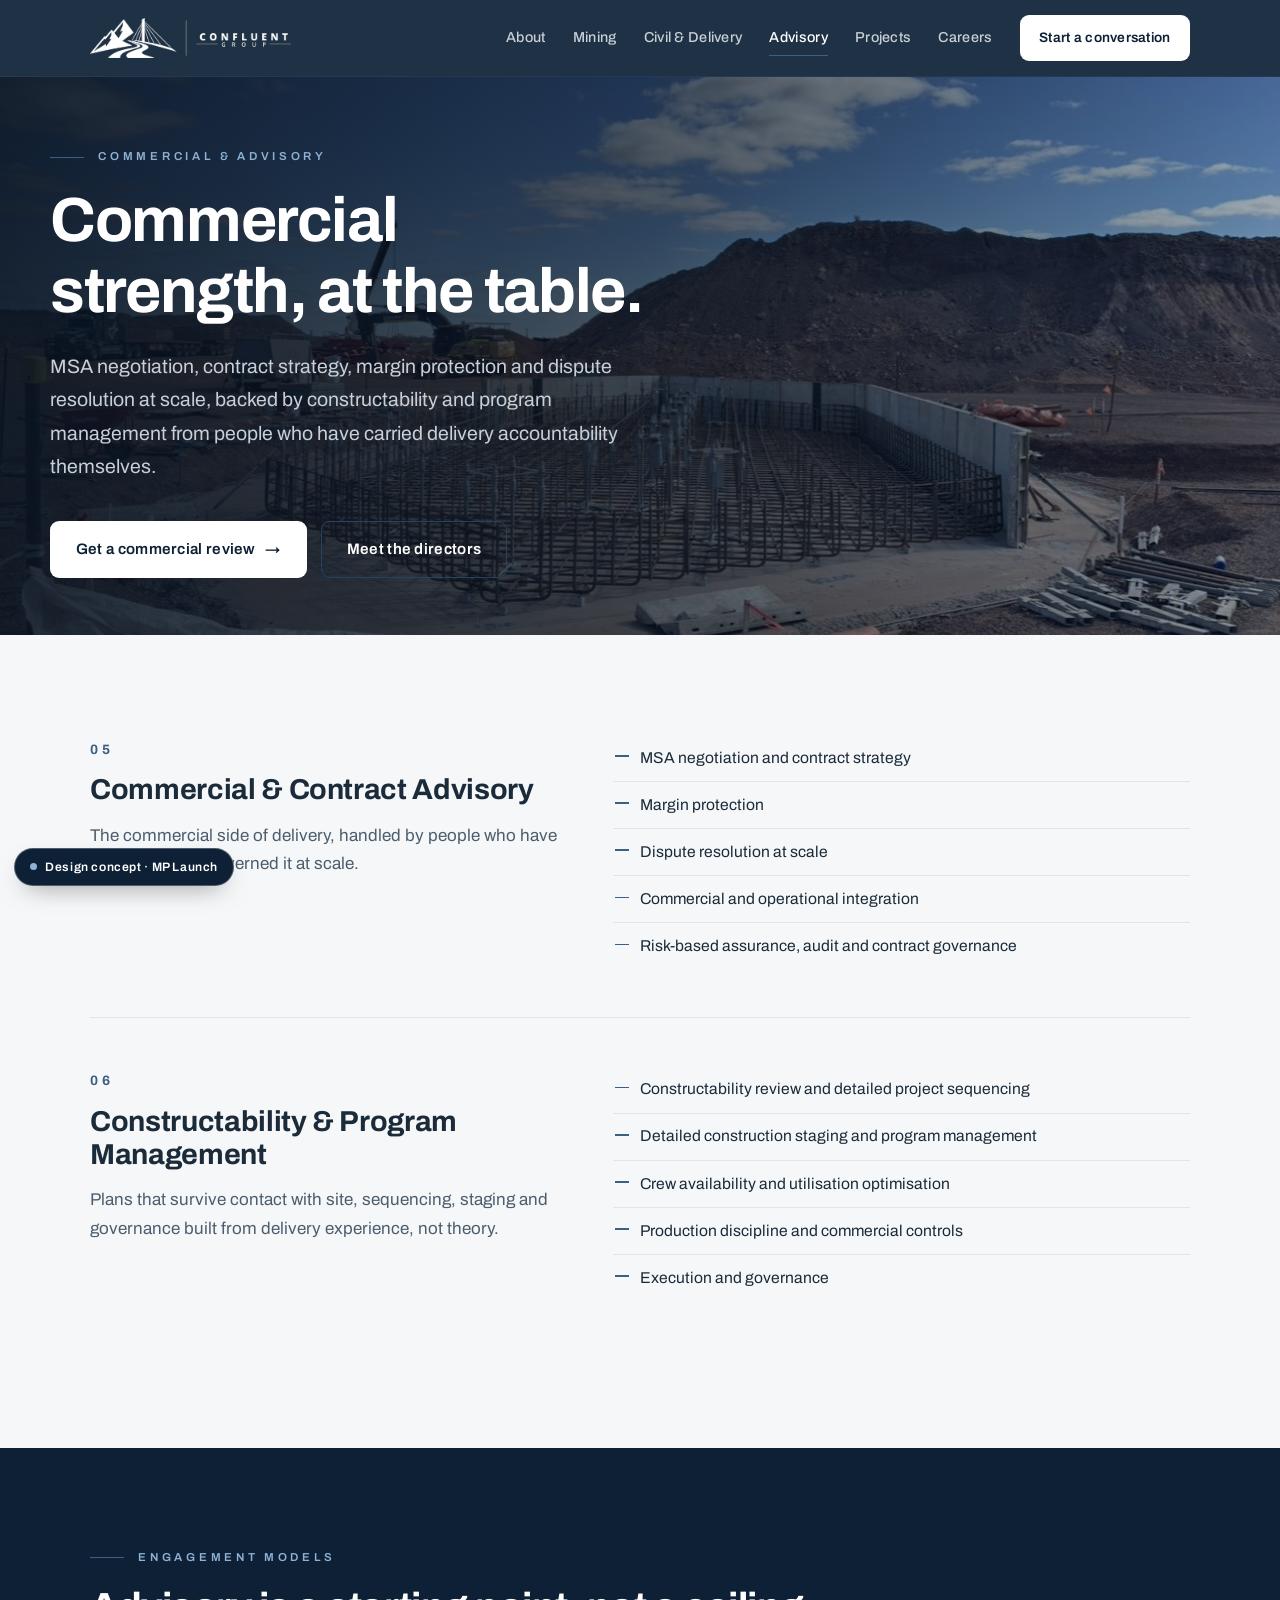
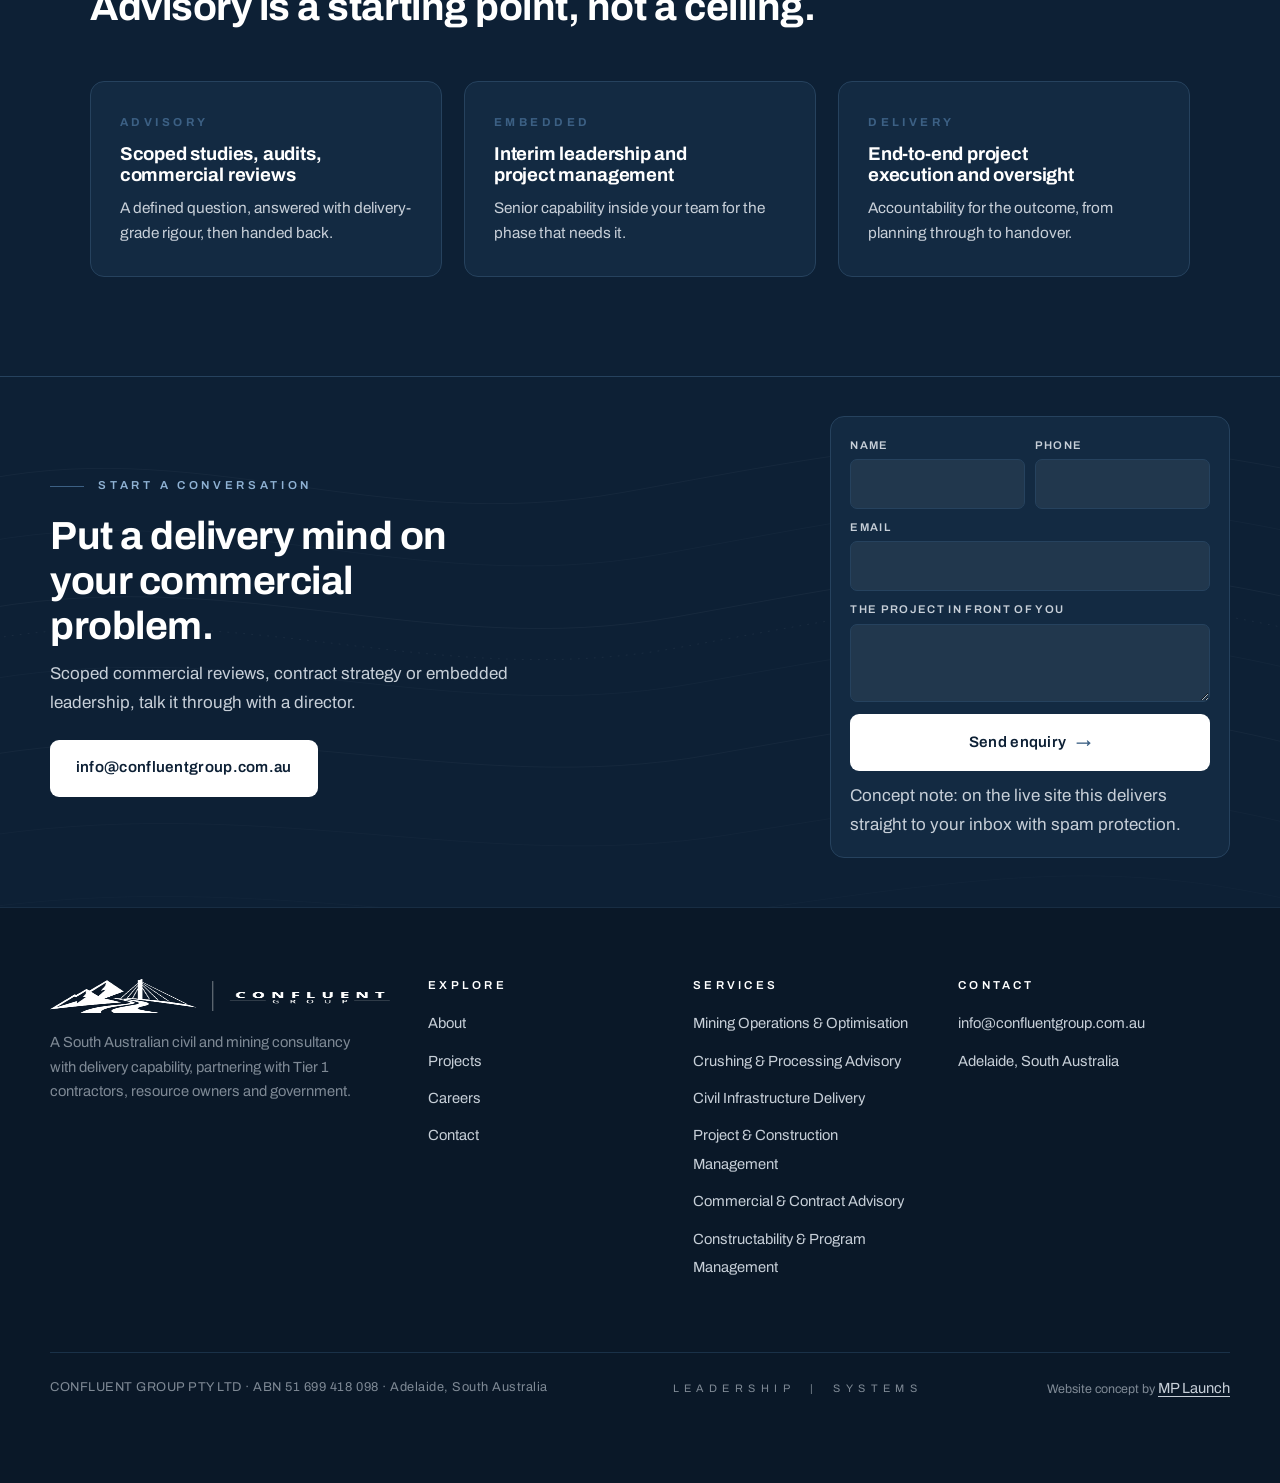
<file: advisory.html>
<!DOCTYPE html>
<html lang="en-AU">
<head>
<meta charset="utf-8">
<meta name="viewport" content="width=device-width, initial-scale=1">
<meta name="robots" content="noindex, nofollow">
<title>Commercial &amp; Contract Advisory, Confluent Group</title>
<meta name="description" content="MSA negotiation, contract strategy, margin protection and dispute resolution at scale, plus constructability and program management from people who have delivered in Tier 1 environments.">
<link rel="icon" href="data:image/svg+xml,%3Csvg xmlns='http://www.w3.org/2000/svg' viewBox='0 0 64 64'%3E%3Crect width='64' height='64' rx='12' fill='%230D2035'/%3E%3Cpath d='M42 22a14 14 0 1 0 0 20' fill='none' stroke='%23fff' stroke-width='5' stroke-linecap='round'/%3E%3C/svg%3E">
<link rel="preconnect" href="https://fonts.googleapis.com">
<link rel="preconnect" href="https://fonts.gstatic.com" crossorigin>
<link href="https://fonts.googleapis.com/css2?family=Archivo:wght@400;500;600;700;800&display=swap" rel="stylesheet">
<link rel="stylesheet" href="styles.css">
</head>
<body>
<a class="skip" href="#main">Skip to content</a>
<header class="hdr">
  <div class="wrap hdr-in">
    <a class="lockup" href="index.html" aria-label="Confluent Group, home">
      <img src="assets/brand/logo-wide-white.png" alt="Confluent Group" width="1000" height="199">
    </a>
    <input type="checkbox" id="nav-t" aria-hidden="true">
    <label class="burger" for="nav-t" aria-label="Menu"><span></span><span></span><span></span></label>
    <nav class="nav" aria-label="Main">
      <a class="lnk" href="about.html">About</a>
      <a class="lnk" href="mining.html">Mining</a>
      <a class="lnk" href="civil.html">Civil &amp; Delivery</a>
      <a class="lnk" href="advisory.html" aria-current="page">Advisory</a>
      <a class="lnk" href="projects.html">Projects</a>
      <a class="lnk" href="careers.html">Careers</a>
      <a class="btn btn-light" href="contact.html">Start a conversation</a>
    </nav>
  </div>
</header>
<main id="main">
<section class="hero hero-sm on-navy">
  <div class="ph"><img src="assets/civil-site-crane.jpg" srcset="assets/sm/civil-site-crane.jpg 1200w, assets/civil-site-crane.jpg 2400w" sizes="100vw" alt="Civil works site with crane" fetchpriority="high" decoding="async"></div>
  <div class="wrap hero-in">
    <p class="eyebrow" data-r>Commercial &amp; Advisory</p>
    <h1 class="h-display" data-r data-d="1">Commercial strength, at the table.</h1>
    <p class="lede" data-r data-d="2">MSA negotiation, contract strategy, margin protection and dispute resolution at scale, backed by constructability and program management from people who have carried delivery accountability themselves.</p>
    <div class="cta-row" data-r data-d="3">
      <a class="btn btn-light" href="contact.html">Get a commercial review <span class="arr">&rarr;</span></a>
      <a class="btn btn-ghost" href="about.html">Meet the directors</a>
    </div>
  </div>
</section>

<section class="sec">
  <div class="wrap">
    <div class="svc-block">
      <div data-r>
        <span class="num">05</span>
        <h3>Commercial &amp; Contract Advisory</h3>
        <p class="lead-line">The commercial side of delivery, handled by people who have negotiated and governed it at scale.</p>
      </div>
      <ul class="svc-list" data-r data-d="1">
        <li>MSA negotiation and contract strategy</li>
        <li>Margin protection</li>
        <li>Dispute resolution at scale</li>
        <li>Commercial and operational integration</li>
        <li>Risk-based assurance, audit and contract governance</li>
      </ul>
    </div>
    <div class="svc-block">
      <div data-r>
        <span class="num">06</span>
        <h3>Constructability &amp; Program Management</h3>
        <p class="lead-line">Plans that survive contact with site, sequencing, staging and governance built from delivery experience, not theory.</p>
      </div>
      <ul class="svc-list" data-r data-d="1">
        <li>Constructability review and detailed project sequencing</li>
        <li>Detailed construction staging and program management</li>
        <li>Crew availability and utilisation optimisation</li>
        <li>Production discipline and commercial controls</li>
        <li>Execution and governance</li>
      </ul>
    </div>
  </div>
</section>

<section class="sec sec-navy on-navy">
  <div class="wrap">
    <div class="sec-head"><div data-r><p class="eyebrow">Engagement models</p><h2 class="h-sec">Advisory is a starting point, not a ceiling.</h2></div></div>
    
<div class="grid3">
  <div class="card model" data-r><span class="tag">ADVISORY</span><h3>Scoped studies, audits, commercial reviews</h3><p class="d">A defined question, answered with delivery-grade rigour, then handed back.</p></div>
  <div class="card model" data-r data-d="1"><span class="tag">EMBEDDED</span><h3>Interim leadership and project management</h3><p class="d">Senior capability inside your team for the phase that needs it.</p></div>
  <div class="card model" data-r data-d="2"><span class="tag">DELIVERY</span><h3>End-to-end project execution and oversight</h3><p class="d">Accountability for the outcome, from planning through to handover.</p></div>
</div>
  </div>
</section>

<section class="cta-band on-navy">
  <div class="art" style="position:absolute;inset:0;opacity:.5">
<svg viewBox="0 0 1440 640" preserveAspectRatio="xMidYMid slice" aria-hidden="true" focusable="false">
  <g fill="none" stroke="#C7CFD8" stroke-width="1">
    <path opacity=".10" d="M-40,120 C220,60 420,180 700,130 S1140,40 1480,110"/>
    <path opacity=".08" d="M-40,190 C240,130 460,250 740,200 S1160,110 1480,180"/>
    <path opacity=".12" d="M-40,265 C260,205 480,320 760,270 S1180,185 1480,255"/>
    <path opacity=".08" d="M-40,345 C270,285 500,395 780,345 S1200,265 1480,335"/>
    <path opacity=".10" d="M-40,430 C280,370 520,475 800,425 S1220,350 1480,420"/>
    <path opacity=".07" d="M-40,520 C290,465 540,560 820,515 S1240,445 1480,510"/>
    <path opacity=".05" d="M-40,600 C300,550 560,640 840,600 S1260,540 1480,595"/>
    <path opacity=".16" stroke-dasharray="2 7" d="M-40,300 C260,240 480,355 760,305 S1180,220 1480,290"/>
  </g>
  <g stroke="#C7CFD8" stroke-width="1" opacity=".28">
    <path d="M1090,150 v14 M1083,157 h14"/>
    <path d="M330,455 v14 M323,462 h14"/>
    <path d="M1250,472 v14 M1243,479 h14"/>
  </g>
</svg></div>
  <div class="wrap cta-in" style="position:relative">
    <div class="cta-copy">
      <div data-r>
        <p class="eyebrow">Start a conversation</p>
        <h2 class="h-sec">Put a delivery mind on your commercial problem.</h2>
        <p class="sub">Scoped commercial reviews, contract strategy or embedded leadership, talk it through with a director.</p>
      </div>
      <div class="cta-actions" data-r data-d="1">
        <a class="btn btn-light" href="mailto:info@confluentgroup.com.au">info@confluentgroup.com.au</a>
        
      </div>
    </div>
    <div class="cta-form" data-r data-d="1">
      <div class="f-row">
        <div class="f-field"><label for="q-name">Name</label><input id="q-name" type="text" autocomplete="name"></div>
        <div class="f-field"><label for="q-phone">Phone</label><input id="q-phone" type="tel" autocomplete="tel"></div>
      </div>
      <div class="f-field"><label for="q-email">Email</label><input id="q-email" type="email" autocomplete="email"></div>
      <div class="f-field"><label for="q-msg">The project in front of you</label><textarea id="q-msg" rows="2"></textarea></div>
      <a class="btn btn-solid" href="mailto:info@confluentgroup.com.au?subject=Project%20enquiry%20%E2%80%94%20via%20confluentgroup.com.au">Send enquiry <span class="arr">&rarr;</span></a>
      <p class="fnote">Concept note: on the live site this delivers straight to your inbox with spam protection.</p>
    </div>
  </div>
</section>

</main>
<footer class="ftr">
  <div class="wrap ftr-in">
    <div>
      <a class="lockup" href="index.html"><img src="assets/brand/logo-wide-white.png" alt="Confluent Group" width="1000" height="199"></a>
      <p class="about">A South Australian civil and mining consultancy with delivery capability, partnering with Tier&nbsp;1 contractors, resource owners and government.</p>
    </div>
    <div>
      <h4>Explore</h4>
      <ul>
        <li><a href="about.html">About</a></li>
        <li><a href="projects.html">Projects</a></li>
        <li><a href="careers.html">Careers</a></li>
        <li><a href="contact.html">Contact</a></li>
      </ul>
    </div>
    <div>
      <h4>Services</h4>
      <ul>
        <li><a href="mining.html">Mining Operations &amp; Optimisation</a></li>
        <li><a href="mining.html">Crushing &amp; Processing Advisory</a></li>
        <li><a href="civil.html">Civil Infrastructure Delivery</a></li>
        <li><a href="civil.html">Project &amp; Construction Management</a></li>
        <li><a href="advisory.html">Commercial &amp; Contract Advisory</a></li>
        <li><a href="advisory.html">Constructability &amp; Program Management</a></li>
      </ul>
    </div>
    <div>
      <h4>Contact</h4>
      <ul>
        <li><a href="mailto:info@confluentgroup.com.au">info@confluentgroup.com.au</a></li>
        
        <li><span class="plain">Adelaide, South Australia</span></li>
      </ul>
    </div>
  </div>
  <div class="wrap ftr-bar">
    <span class="abn">CONFLUENT GROUP PTY LTD &middot; ABN 51 699 418 098 &middot; Adelaide, South Australia</span>
    <span class="motif">LEADERSHIP&nbsp;&nbsp;|&nbsp;&nbsp;SYSTEMS</span>
    <span class="mpl">Website concept by <a href="https://mplaunch.com.au">MP Launch</a></span>
  </div>
</footer>
<a class="ribbon" href="https://mplaunch.com.au"><span class="dot"></span>Design concept &middot; MP Launch</a>
<script>
(function(){try{
  if(navigator.webdriver)return;
  var v=new URLSearchParams(location.search).get('v');
  if(!v)return;
  var slug="confluent-group-preview", label="Michael, Confluent Group", phone="+61425014666";
  var k="mpl_seen_"+slug, last=+localStorage.getItem(k)||0;
  if(Date.now()-last<432e5)return;
  var fired=false,dwell=0,t=null;
  function live(){return document.visibilityState==="visible";}
  function send(how){
    if(fired||!live())return; fired=true; if(t)clearInterval(t);
    localStorage.setItem(k,String(Date.now()));
    new Image().src="https://mplaunch.com.au/api/preview-view?slug="+encodeURIComponent(slug)
      +"&label="+encodeURIComponent(label)+"&phone="+encodeURIComponent(phone)
      +"&src="+encodeURIComponent(v)+"&via="+how+"&t="+Date.now();
  }
  function start(){
    t=setInterval(function(){if(!live())return; dwell+=500; if(dwell>=5000)send("dwell");},500);
    ["pointerdown","scroll","keydown"].forEach(function(e){
      addEventListener(e,function(){send("interaction");},{once:true,passive:true});});
  }
  if(document.prerendering){document.addEventListener("prerenderingchange",start,{once:true});}
  else{start();}
}catch(e){}})();
</script>
</body>
</html>
</file>
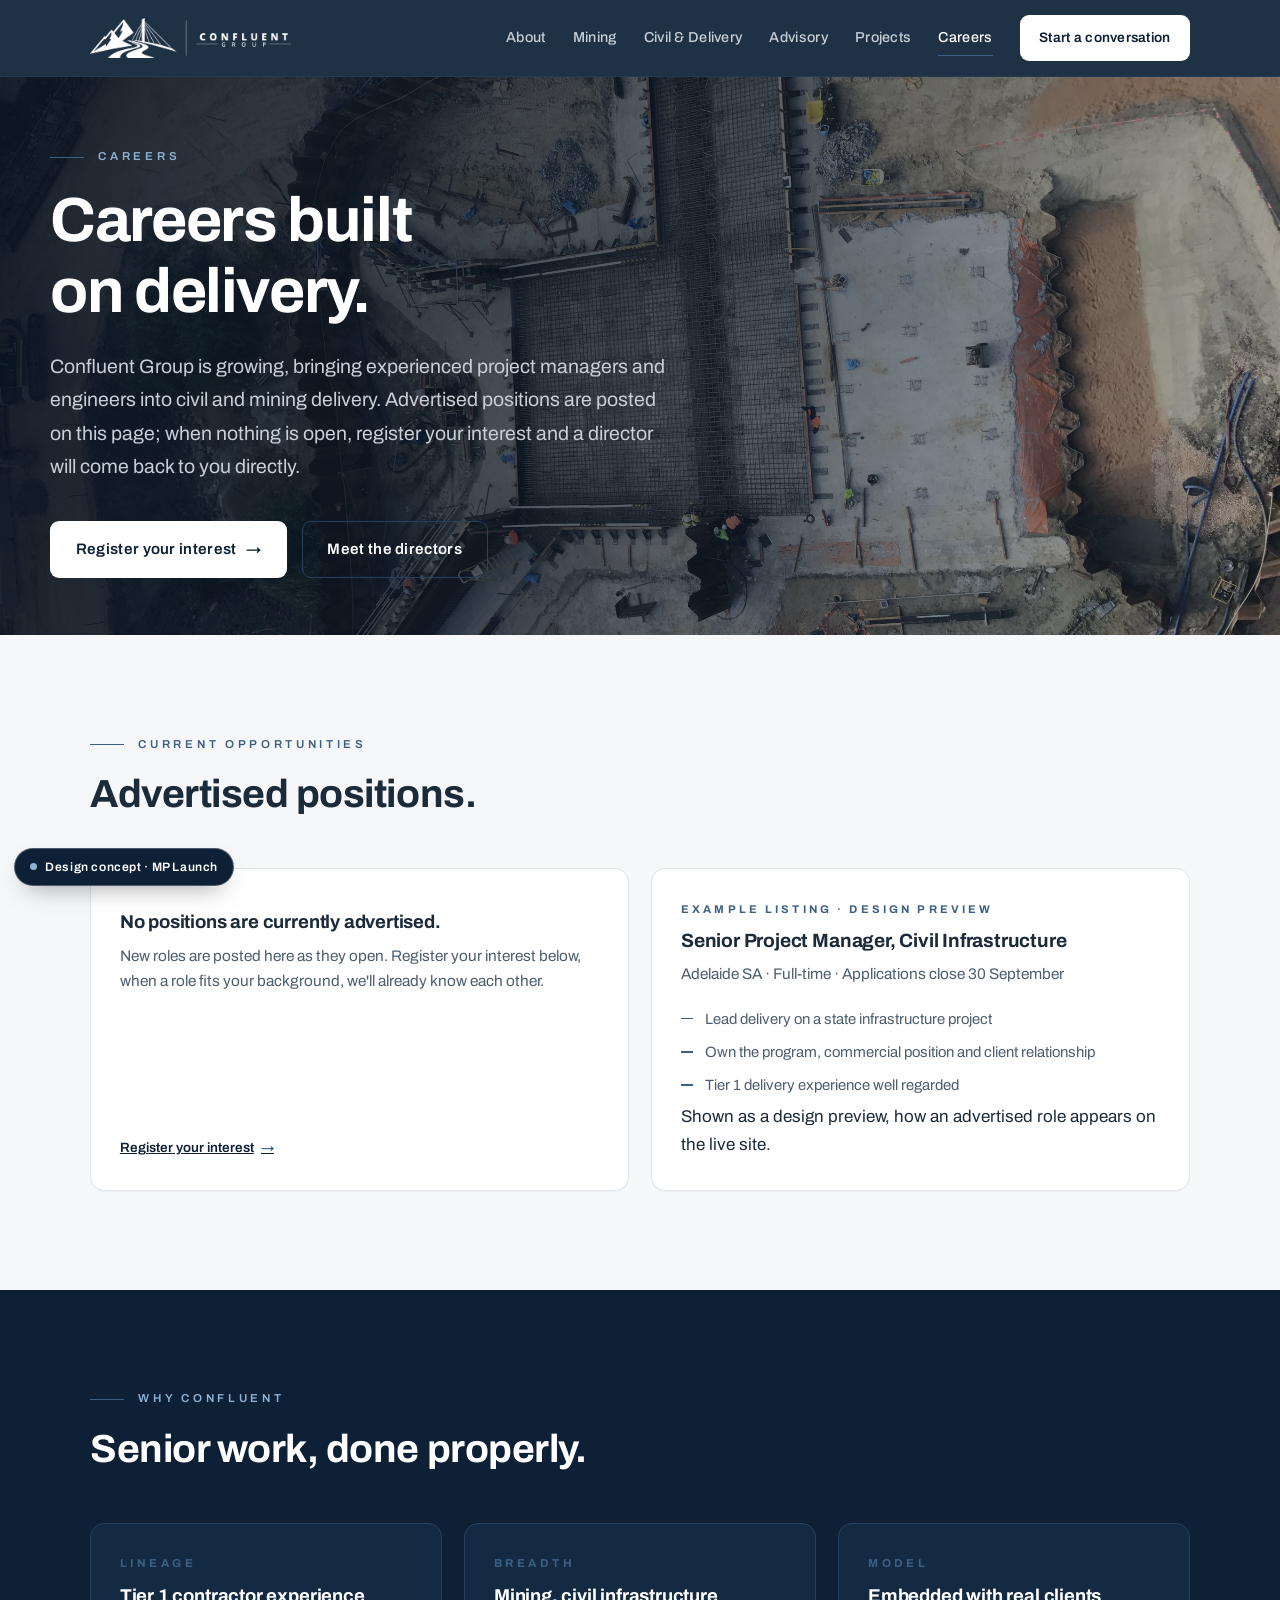
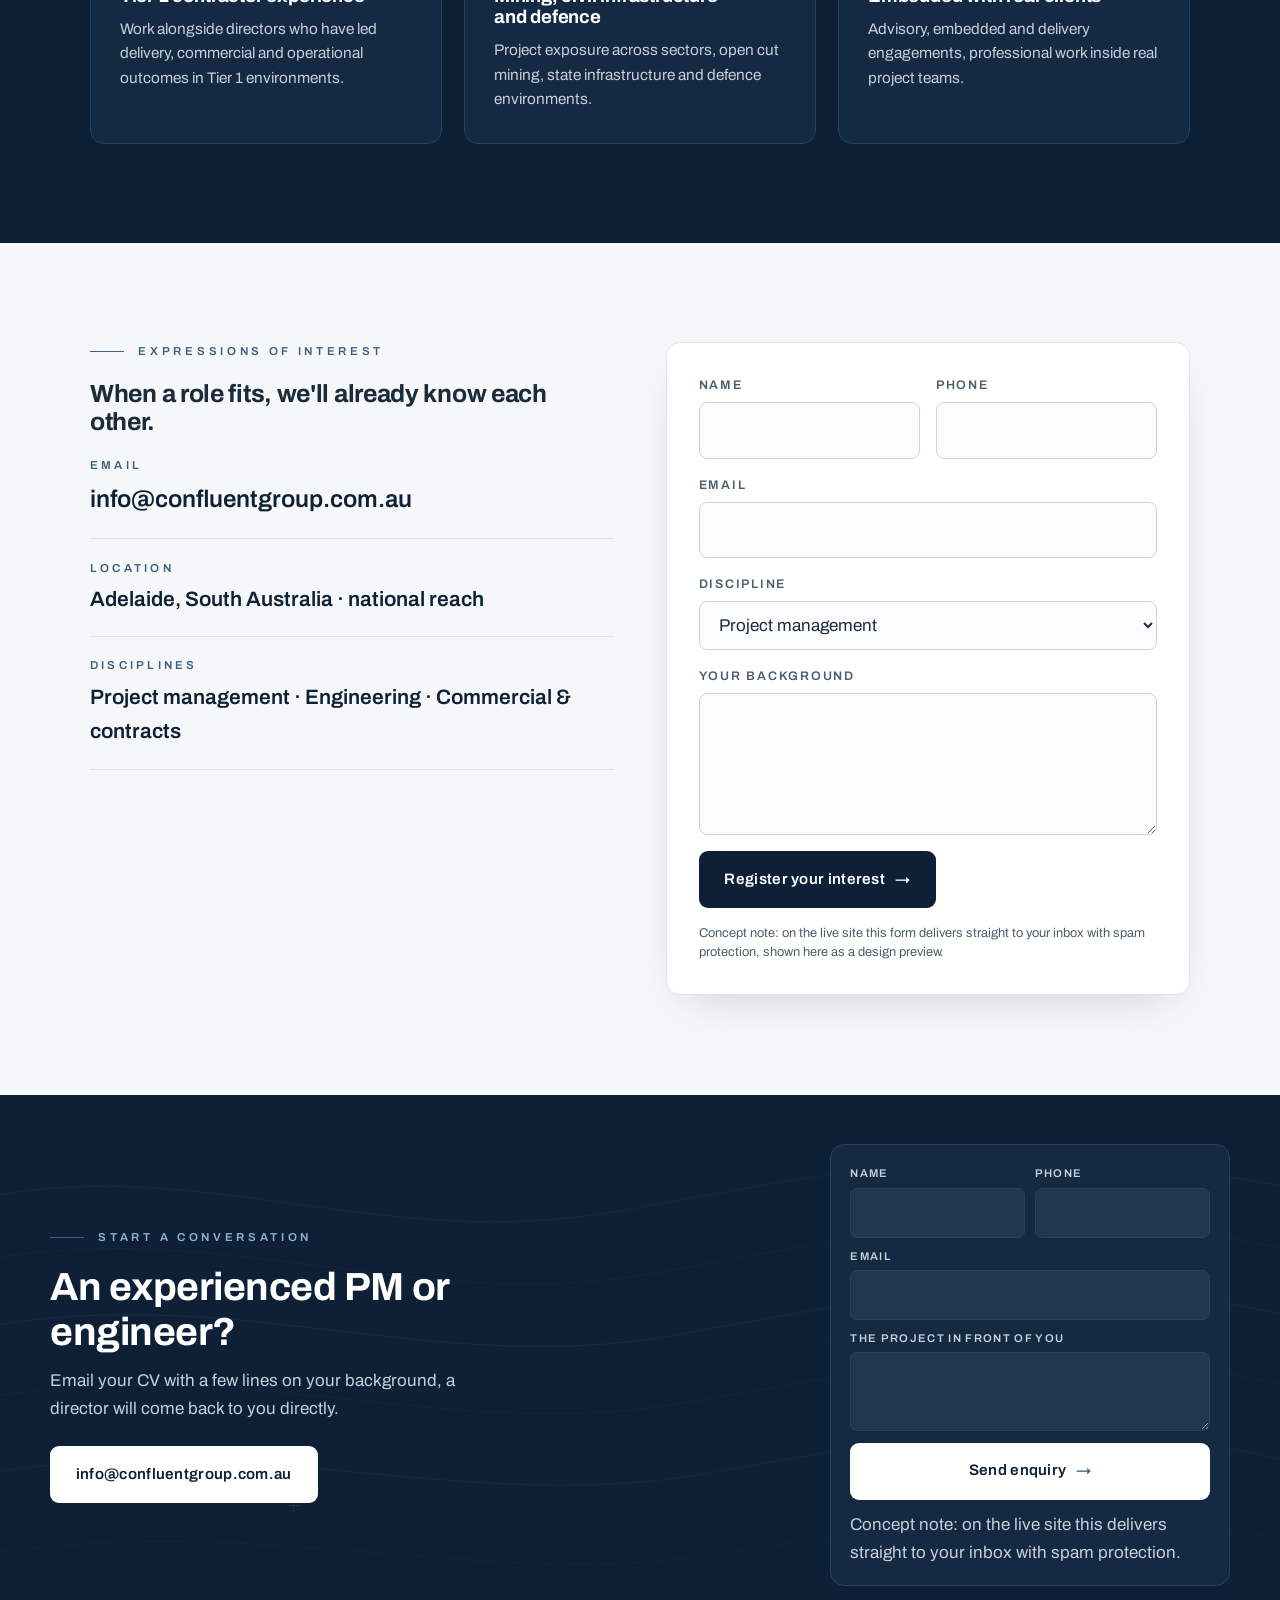
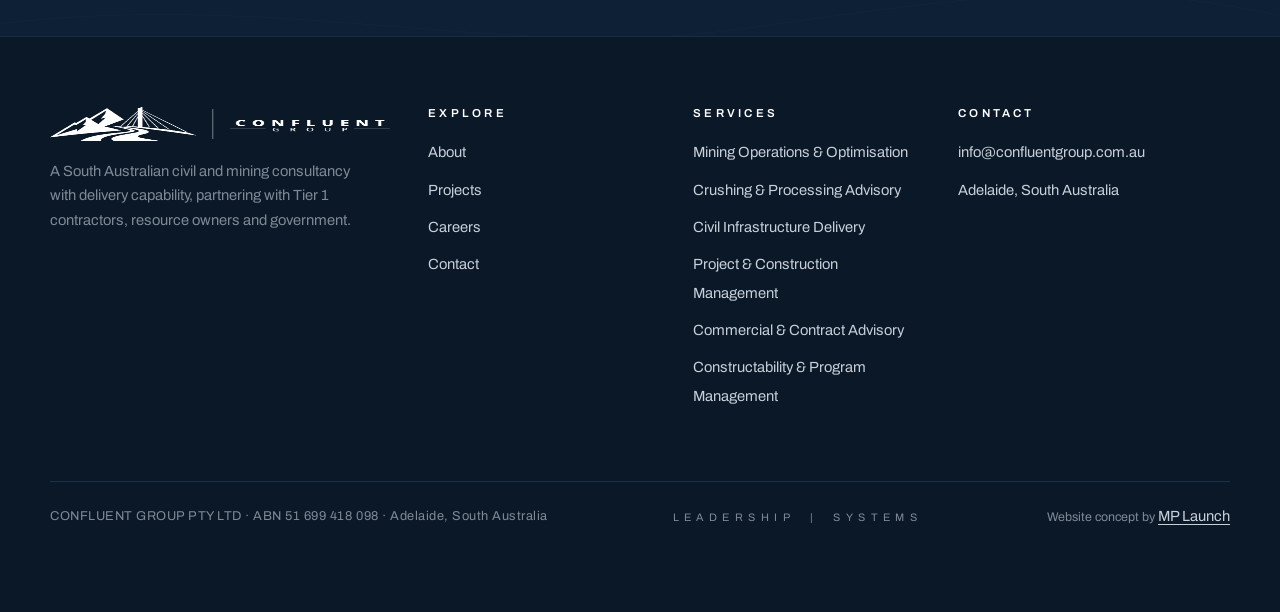
<file: careers.html>
<!DOCTYPE html>
<html lang="en-AU">
<head>
<meta charset="utf-8">
<meta name="viewport" content="width=device-width, initial-scale=1">
<meta name="robots" content="noindex, nofollow">
<title>Careers, Confluent Group | Project Managers &amp; Engineers</title>
<meta name="description" content="Careers with Confluent Group, experienced project managers and engineers for civil and mining delivery, Adelaide, South Australia. Advertised positions and expressions of interest.">
<link rel="icon" href="data:image/svg+xml,%3Csvg xmlns='http://www.w3.org/2000/svg' viewBox='0 0 64 64'%3E%3Crect width='64' height='64' rx='12' fill='%230D2035'/%3E%3Cpath d='M42 22a14 14 0 1 0 0 20' fill='none' stroke='%23fff' stroke-width='5' stroke-linecap='round'/%3E%3C/svg%3E">
<link rel="preconnect" href="https://fonts.googleapis.com">
<link rel="preconnect" href="https://fonts.gstatic.com" crossorigin>
<link href="https://fonts.googleapis.com/css2?family=Archivo:wght@400;500;600;700;800&display=swap" rel="stylesheet">
<link rel="stylesheet" href="styles.css">
</head>
<body>
<a class="skip" href="#main">Skip to content</a>
<header class="hdr">
  <div class="wrap hdr-in">
    <a class="lockup" href="index.html" aria-label="Confluent Group, home">
      <img src="assets/brand/logo-wide-white.png" alt="Confluent Group" width="1000" height="199">
    </a>
    <input type="checkbox" id="nav-t" aria-hidden="true">
    <label class="burger" for="nav-t" aria-label="Menu"><span></span><span></span><span></span></label>
    <nav class="nav" aria-label="Main">
      <a class="lnk" href="about.html">About</a>
      <a class="lnk" href="mining.html">Mining</a>
      <a class="lnk" href="civil.html">Civil &amp; Delivery</a>
      <a class="lnk" href="advisory.html">Advisory</a>
      <a class="lnk" href="projects.html">Projects</a>
      <a class="lnk" href="careers.html" aria-current="page">Careers</a>
      <a class="btn btn-light" href="contact.html">Start a conversation</a>
    </nav>
  </div>
</header>
<main id="main">
<section class="hero hero-sm on-navy">
  <div class="ph"><img src="assets/structure-aerial.jpg" srcset="assets/sm/structure-aerial.jpg 1200w, assets/structure-aerial.jpg 2400w" sizes="100vw" alt="Major concrete structure under construction, from the air" fetchpriority="high" decoding="async"></div>
  <div class="wrap hero-in">
    <p class="eyebrow" data-r>Careers</p>
    <h1 class="h-display" data-r data-d="1">Careers built on delivery.</h1>
    <p class="lede" data-r data-d="2">Confluent Group is growing, bringing experienced project managers and engineers into civil and mining delivery. Advertised positions are posted on this page; when nothing is open, register your interest and a director will come back to you directly.</p>
    <div class="cta-row" data-r data-d="3">
      <a class="btn btn-light" href="#register">Register your interest <span class="arr">&rarr;</span></a>
      <a class="btn btn-ghost" href="about.html">Meet the directors</a>
    </div>
  </div>
</section>

<section class="sec">
  <div class="wrap">
    <div class="sec-head"><div data-r><p class="eyebrow">Current opportunities</p><h2 class="h-sec">Advertised positions.</h2></div></div>
    <div class="grid2">
      <div class="card" data-r>
        <h3>No positions are currently advertised.</h3>
        <p class="d">New roles are posted here as they open. Register your interest below, when a role fits your background, we'll already know each other.</p>
        <a class="go" href="#register">Register your interest <span class="arr">&rarr;</span></a>
      </div>
      <article class="card proj" data-r data-d="1">
        <span class="tag">Example listing &middot; design preview</span>
        <h3>Senior Project Manager, Civil Infrastructure</h3>
        <p class="d">Adelaide SA &middot; Full-time &middot; Applications close 30 September</p>
        <ul>
          <li>Lead delivery on a state infrastructure project</li>
          <li>Own the program, commercial position and client relationship</li>
          <li>Tier 1 delivery experience well regarded</li>
        </ul>
        <p class="fnote">Shown as a design preview, how an advertised role appears on the live site.</p>
      </article>
    </div>
  </div>
</section>

<section class="sec sec-navy on-navy">
  <div class="wrap">
    <div class="sec-head"><div data-r><p class="eyebrow">Why Confluent</p><h2 class="h-sec">Senior work, done properly.</h2></div></div>
    <div class="grid3">
      <div class="card model" data-r><span class="tag">LINEAGE</span><h3>Tier 1 contractor experience</h3><p class="d">Work alongside directors who have led delivery, commercial and operational outcomes in Tier&nbsp;1 environments.</p></div>
      <div class="card model" data-r data-d="1"><span class="tag">BREADTH</span><h3>Mining, civil infrastructure and defence</h3><p class="d">Project exposure across sectors, open cut mining, state infrastructure and defence environments.</p></div>
      <div class="card model" data-r data-d="2"><span class="tag">MODEL</span><h3>Embedded with real clients</h3><p class="d">Advisory, embedded and delivery engagements, professional work inside real project teams.</p></div>
    </div>
  </div>
</section>

<section class="sec" id="register">
  <div class="wrap contact-grid">
    <div data-r>
      <p class="eyebrow">Expressions of interest</p>
      <h2 class="h-sub">When a role fits, we'll already know each other.</h2>
      <div class="c-line"><span class="k">Email</span><a href="mailto:info@confluentgroup.com.au">info@confluentgroup.com.au</a></div>
      
      <div class="c-line"><span class="k">Location</span><span class="plain">Adelaide, South Australia &middot; national reach</span></div>
      <div class="c-line"><span class="k">Disciplines</span><span class="plain">Project management &middot; Engineering &middot; Commercial &amp; contracts</span></div>
    </div>
    <div class="form" data-r data-d="1">
      <div class="f-row">
        <div class="f-field"><label for="c-name">Name</label><input id="c-name" type="text" autocomplete="name"></div>
        <div class="f-field"><label for="c-phone">Phone</label><input id="c-phone" type="tel" autocomplete="tel"></div>
      </div>
      <div class="f-field"><label for="c-email">Email</label><input id="c-email" type="email" autocomplete="email"></div>
      <div class="f-field"><label for="c-disc">Discipline</label>
        <select id="c-disc"><option>Project management</option><option>Engineering</option><option>Commercial &amp; contracts</option><option>Other</option></select>
      </div>
      <div class="f-field"><label for="c-bg">Your background</label><textarea id="c-bg" rows="4"></textarea></div>
      <a class="btn btn-solid" href="mailto:info@confluentgroup.com.au?subject=Expression%20of%20interest%20%E2%80%94%20via%20confluentgroup.com.au">Register your interest <span class="arr">&rarr;</span></a>
      <p class="fnote">Concept note: on the live site this form delivers straight to your inbox with spam protection, shown here as a design preview.</p>
    </div>
  </div>
</section>

<section class="cta-band on-navy">
  <div class="art" style="position:absolute;inset:0;opacity:.5">
<svg viewBox="0 0 1440 640" preserveAspectRatio="xMidYMid slice" aria-hidden="true" focusable="false">
  <g fill="none" stroke="#C7CFD8" stroke-width="1">
    <path opacity=".10" d="M-40,120 C220,60 420,180 700,130 S1140,40 1480,110"/>
    <path opacity=".08" d="M-40,190 C240,130 460,250 740,200 S1160,110 1480,180"/>
    <path opacity=".12" d="M-40,265 C260,205 480,320 760,270 S1180,185 1480,255"/>
    <path opacity=".08" d="M-40,345 C270,285 500,395 780,345 S1200,265 1480,335"/>
    <path opacity=".10" d="M-40,430 C280,370 520,475 800,425 S1220,350 1480,420"/>
    <path opacity=".07" d="M-40,520 C290,465 540,560 820,515 S1240,445 1480,510"/>
    <path opacity=".05" d="M-40,600 C300,550 560,640 840,600 S1260,540 1480,595"/>
    <path opacity=".16" stroke-dasharray="2 7" d="M-40,300 C260,240 480,355 760,305 S1180,220 1480,290"/>
  </g>
  <g stroke="#C7CFD8" stroke-width="1" opacity=".28">
    <path d="M1090,150 v14 M1083,157 h14"/>
    <path d="M330,455 v14 M323,462 h14"/>
    <path d="M1250,472 v14 M1243,479 h14"/>
  </g>
</svg></div>
  <div class="wrap cta-in" style="position:relative">
    <div class="cta-copy">
      <div data-r>
        <p class="eyebrow">Start a conversation</p>
        <h2 class="h-sec">An experienced PM or engineer?</h2>
        <p class="sub">Email your CV with a few lines on your background, a director will come back to you directly.</p>
      </div>
      <div class="cta-actions" data-r data-d="1">
        <a class="btn btn-light" href="mailto:info@confluentgroup.com.au">info@confluentgroup.com.au</a>
        
      </div>
    </div>
    <div class="cta-form" data-r data-d="1">
      <div class="f-row">
        <div class="f-field"><label for="q-name">Name</label><input id="q-name" type="text" autocomplete="name"></div>
        <div class="f-field"><label for="q-phone">Phone</label><input id="q-phone" type="tel" autocomplete="tel"></div>
      </div>
      <div class="f-field"><label for="q-email">Email</label><input id="q-email" type="email" autocomplete="email"></div>
      <div class="f-field"><label for="q-msg">The project in front of you</label><textarea id="q-msg" rows="2"></textarea></div>
      <a class="btn btn-solid" href="mailto:info@confluentgroup.com.au?subject=Project%20enquiry%20%E2%80%94%20via%20confluentgroup.com.au">Send enquiry <span class="arr">&rarr;</span></a>
      <p class="fnote">Concept note: on the live site this delivers straight to your inbox with spam protection.</p>
    </div>
  </div>
</section>

</main>
<footer class="ftr">
  <div class="wrap ftr-in">
    <div>
      <a class="lockup" href="index.html"><img src="assets/brand/logo-wide-white.png" alt="Confluent Group" width="1000" height="199"></a>
      <p class="about">A South Australian civil and mining consultancy with delivery capability, partnering with Tier&nbsp;1 contractors, resource owners and government.</p>
    </div>
    <div>
      <h4>Explore</h4>
      <ul>
        <li><a href="about.html">About</a></li>
        <li><a href="projects.html">Projects</a></li>
        <li><a href="careers.html">Careers</a></li>
        <li><a href="contact.html">Contact</a></li>
      </ul>
    </div>
    <div>
      <h4>Services</h4>
      <ul>
        <li><a href="mining.html">Mining Operations &amp; Optimisation</a></li>
        <li><a href="mining.html">Crushing &amp; Processing Advisory</a></li>
        <li><a href="civil.html">Civil Infrastructure Delivery</a></li>
        <li><a href="civil.html">Project &amp; Construction Management</a></li>
        <li><a href="advisory.html">Commercial &amp; Contract Advisory</a></li>
        <li><a href="advisory.html">Constructability &amp; Program Management</a></li>
      </ul>
    </div>
    <div>
      <h4>Contact</h4>
      <ul>
        <li><a href="mailto:info@confluentgroup.com.au">info@confluentgroup.com.au</a></li>
        
        <li><span class="plain">Adelaide, South Australia</span></li>
      </ul>
    </div>
  </div>
  <div class="wrap ftr-bar">
    <span class="abn">CONFLUENT GROUP PTY LTD &middot; ABN 51 699 418 098 &middot; Adelaide, South Australia</span>
    <span class="motif">LEADERSHIP&nbsp;&nbsp;|&nbsp;&nbsp;SYSTEMS</span>
    <span class="mpl">Website concept by <a href="https://mplaunch.com.au">MP Launch</a></span>
  </div>
</footer>
<a class="ribbon" href="https://mplaunch.com.au"><span class="dot"></span>Design concept &middot; MP Launch</a>
<script>
(function(){try{
  if(navigator.webdriver)return;
  var v=new URLSearchParams(location.search).get('v');
  if(!v)return;
  var slug="confluent-group-preview", label="Michael, Confluent Group", phone="+61425014666";
  var k="mpl_seen_"+slug, last=+localStorage.getItem(k)||0;
  if(Date.now()-last<432e5)return;
  var fired=false,dwell=0,t=null;
  function live(){return document.visibilityState==="visible";}
  function send(how){
    if(fired||!live())return; fired=true; if(t)clearInterval(t);
    localStorage.setItem(k,String(Date.now()));
    new Image().src="https://mplaunch.com.au/api/preview-view?slug="+encodeURIComponent(slug)
      +"&label="+encodeURIComponent(label)+"&phone="+encodeURIComponent(phone)
      +"&src="+encodeURIComponent(v)+"&via="+how+"&t="+Date.now();
  }
  function start(){
    t=setInterval(function(){if(!live())return; dwell+=500; if(dwell>=5000)send("dwell");},500);
    ["pointerdown","scroll","keydown"].forEach(function(e){
      addEventListener(e,function(){send("interaction");},{once:true,passive:true});});
  }
  if(document.prerendering){document.addEventListener("prerenderingchange",start,{once:true});}
  else{start();}
}catch(e){}})();
</script>
</body>
</html>
</file>
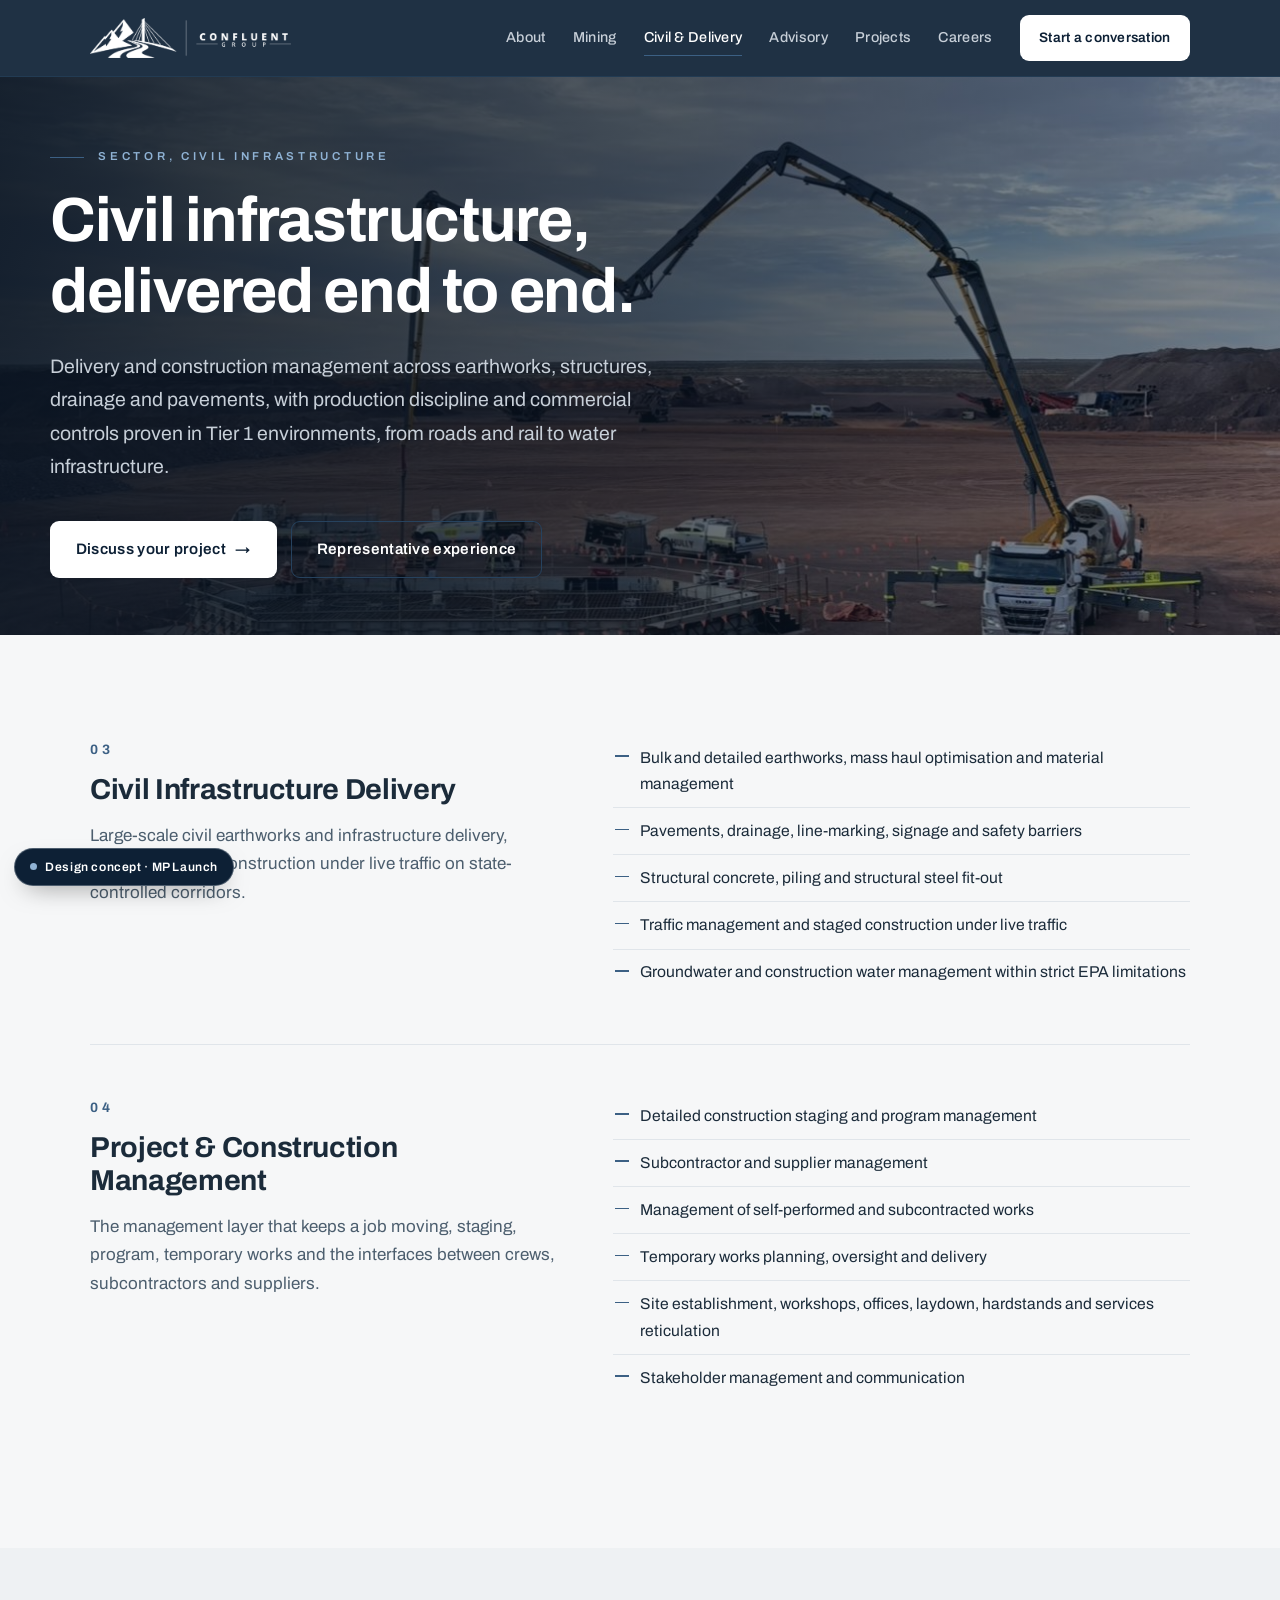
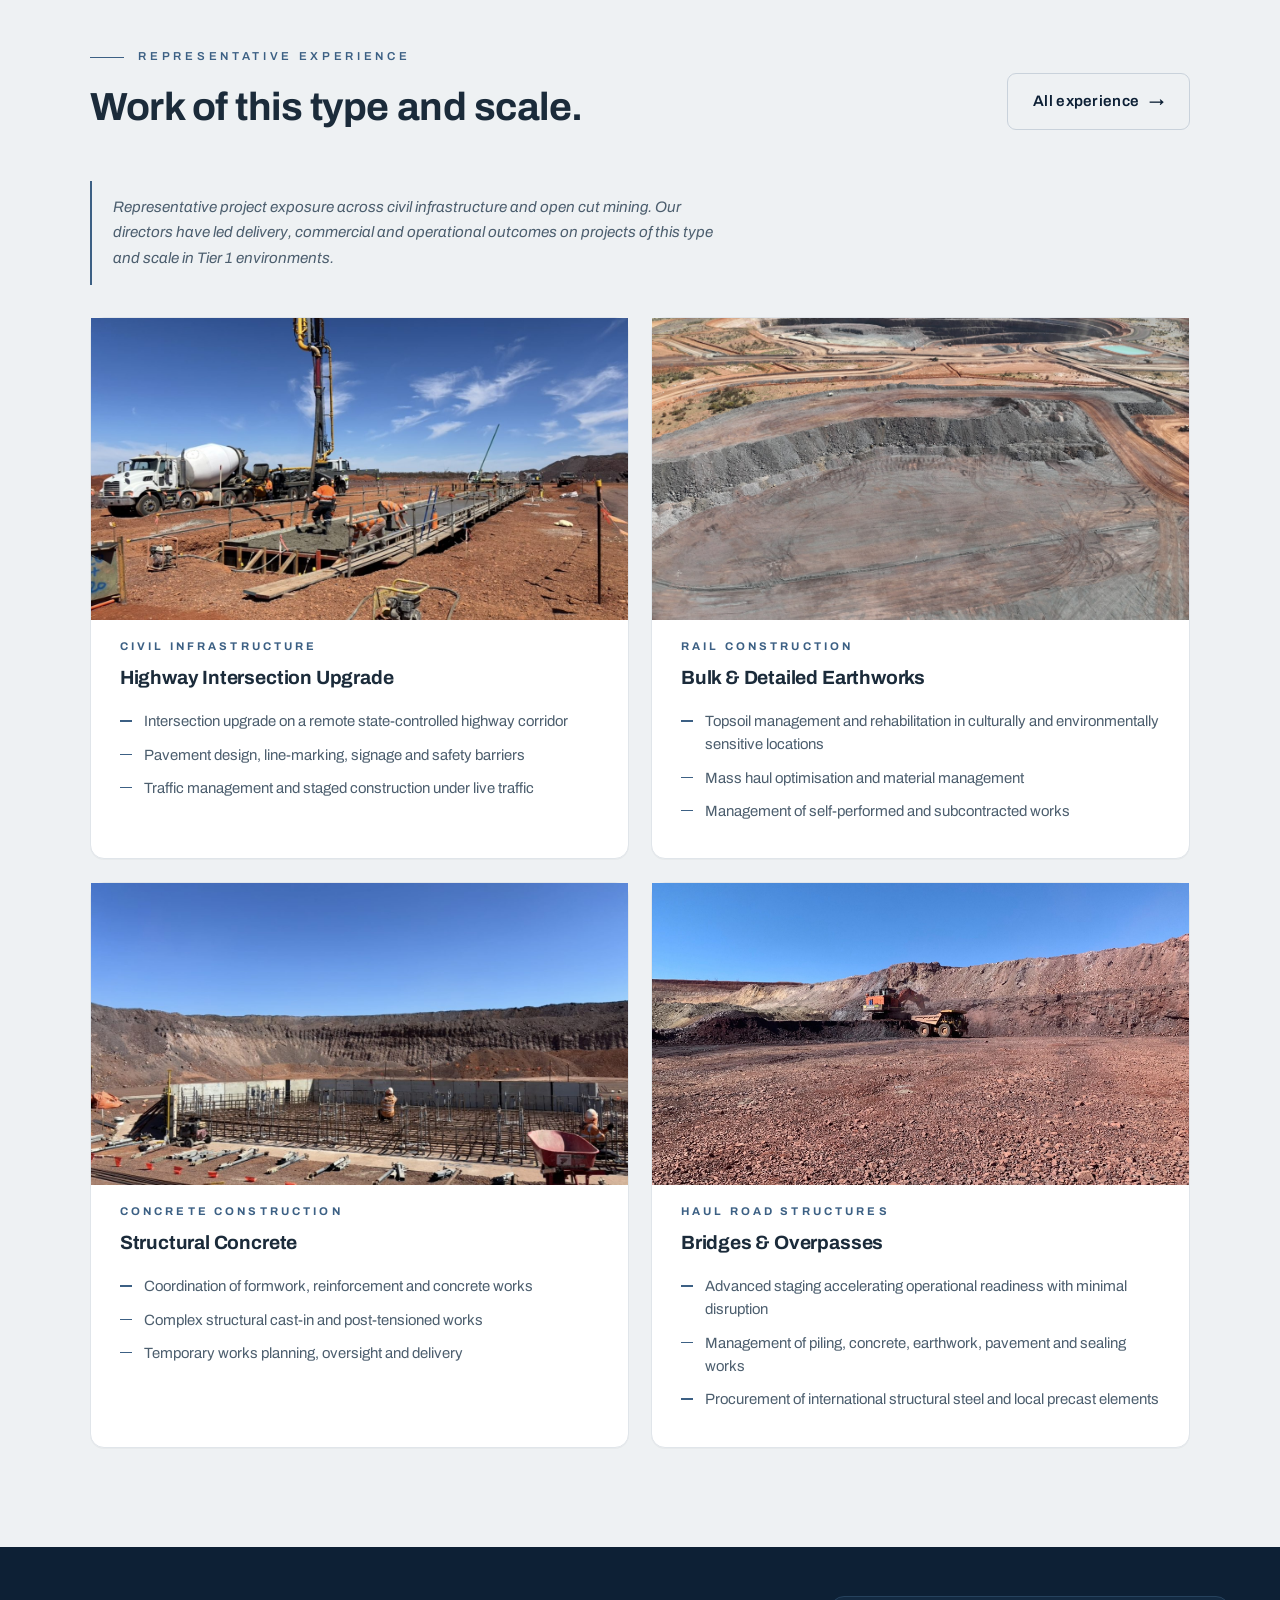
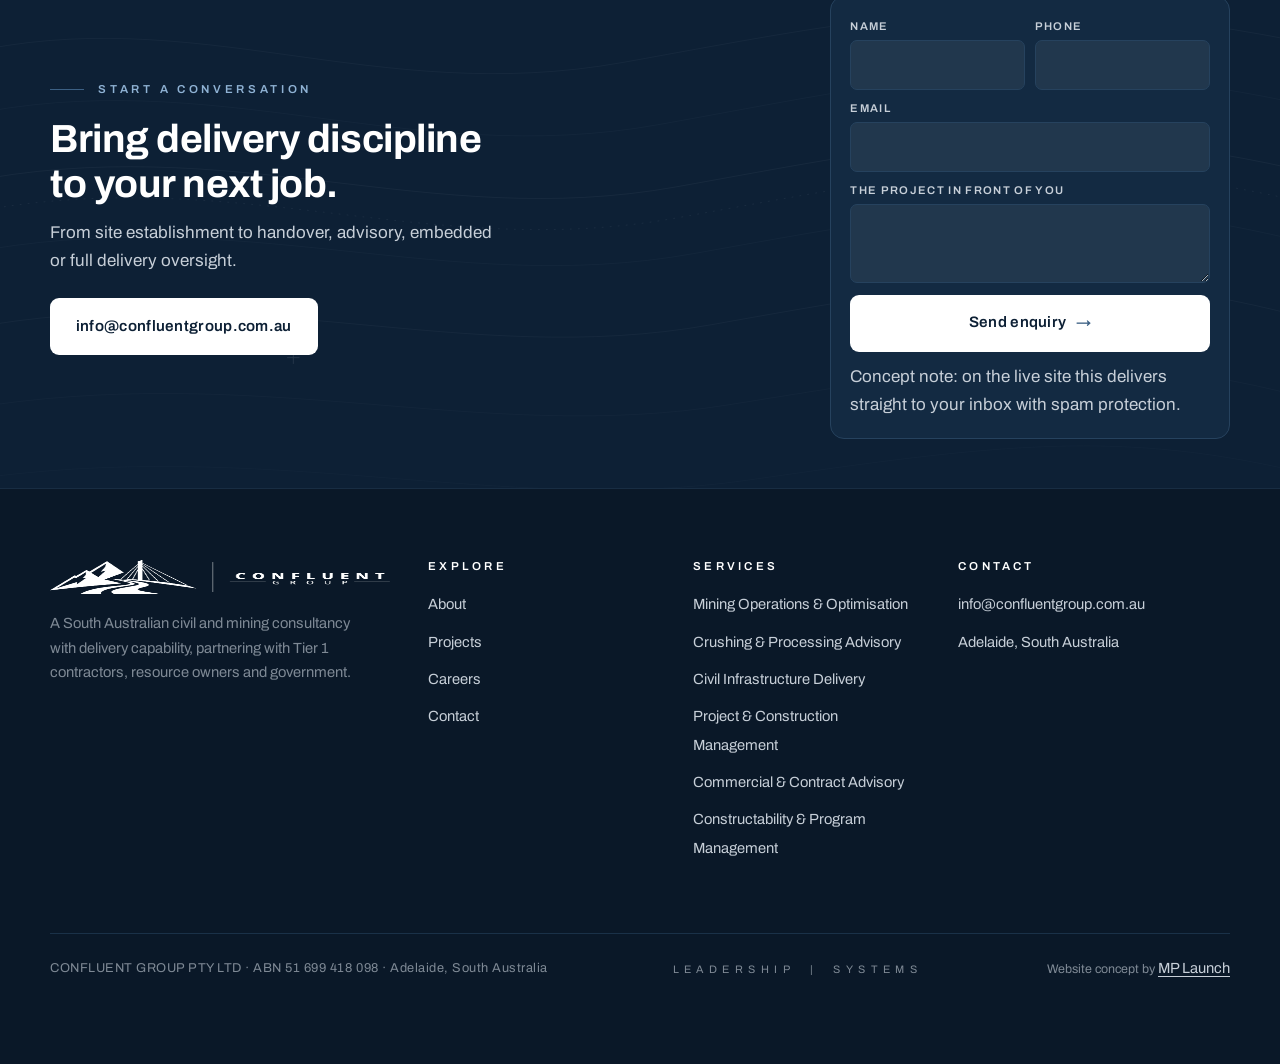
<file: civil.html>
<!DOCTYPE html>
<html lang="en-AU">
<head>
<meta charset="utf-8">
<meta name="viewport" content="width=device-width, initial-scale=1">
<meta name="robots" content="noindex, nofollow">
<title>Civil Infrastructure Delivery &amp; Construction Management, Confluent Group</title>
<meta name="description" content="Civil infrastructure delivery and project & construction management, earthworks, structures, drainage and pavements with production discipline and commercial controls proven in Tier 1 environments.">
<link rel="icon" href="data:image/svg+xml,%3Csvg xmlns='http://www.w3.org/2000/svg' viewBox='0 0 64 64'%3E%3Crect width='64' height='64' rx='12' fill='%230D2035'/%3E%3Cpath d='M42 22a14 14 0 1 0 0 20' fill='none' stroke='%23fff' stroke-width='5' stroke-linecap='round'/%3E%3C/svg%3E">
<link rel="preconnect" href="https://fonts.googleapis.com">
<link rel="preconnect" href="https://fonts.gstatic.com" crossorigin>
<link href="https://fonts.googleapis.com/css2?family=Archivo:wght@400;500;600;700;800&display=swap" rel="stylesheet">
<link rel="stylesheet" href="styles.css">
</head>
<body>
<a class="skip" href="#main">Skip to content</a>
<header class="hdr">
  <div class="wrap hdr-in">
    <a class="lockup" href="index.html" aria-label="Confluent Group, home">
      <img src="assets/brand/logo-wide-white.png" alt="Confluent Group" width="1000" height="199">
    </a>
    <input type="checkbox" id="nav-t" aria-hidden="true">
    <label class="burger" for="nav-t" aria-label="Menu"><span></span><span></span><span></span></label>
    <nav class="nav" aria-label="Main">
      <a class="lnk" href="about.html">About</a>
      <a class="lnk" href="mining.html">Mining</a>
      <a class="lnk" href="civil.html" aria-current="page">Civil &amp; Delivery</a>
      <a class="lnk" href="advisory.html">Advisory</a>
      <a class="lnk" href="projects.html">Projects</a>
      <a class="lnk" href="careers.html">Careers</a>
      <a class="btn btn-light" href="contact.html">Start a conversation</a>
    </nav>
  </div>
</header>
<main id="main">
<section class="hero hero-sm on-navy">
  <div class="ph"><img src="assets/civil-boom-pump.jpg" srcset="assets/sm/civil-boom-pump.jpg 1200w, assets/civil-boom-pump.jpg 2400w" sizes="100vw" alt="Concrete boom pump pour on a civil site" fetchpriority="high" decoding="async"></div>
  <div class="wrap hero-in">
    <p class="eyebrow" data-r>Sector, Civil Infrastructure</p>
    <h1 class="h-display" data-r data-d="1">Civil infrastructure, delivered end to end.</h1>
    <p class="lede" data-r data-d="2">Delivery and construction management across earthworks, structures, drainage and pavements, with production discipline and commercial controls proven in Tier&nbsp;1 environments, from roads and rail to water infrastructure.</p>
    <div class="cta-row" data-r data-d="3">
      <a class="btn btn-light" href="contact.html">Discuss your project <span class="arr">&rarr;</span></a>
      <a class="btn btn-ghost" href="projects.html">Representative experience</a>
    </div>
  </div>
</section>

<section class="sec">
  <div class="wrap">
    <div class="svc-block">
      <div data-r>
        <span class="num">03</span>
        <h3>Civil Infrastructure Delivery</h3>
        <p class="lead-line">Large-scale civil earthworks and infrastructure delivery, including staged construction under live traffic on state-controlled corridors.</p>
      </div>
      <ul class="svc-list" data-r data-d="1">
        <li>Bulk and detailed earthworks, mass haul optimisation and material management</li>
        <li>Pavements, drainage, line-marking, signage and safety barriers</li>
        <li>Structural concrete, piling and structural steel fit-out</li>
        <li>Traffic management and staged construction under live traffic</li>
        <li>Groundwater and construction water management within strict EPA limitations</li>
      </ul>
    </div>
    <div class="svc-block">
      <div data-r>
        <span class="num">04</span>
        <h3>Project &amp; Construction Management</h3>
        <p class="lead-line">The management layer that keeps a job moving, staging, program, temporary works and the interfaces between crews, subcontractors and suppliers.</p>
      </div>
      <ul class="svc-list" data-r data-d="1">
        <li>Detailed construction staging and program management</li>
        <li>Subcontractor and supplier management</li>
        <li>Management of self-performed and subcontracted works</li>
        <li>Temporary works planning, oversight and delivery</li>
        <li>Site establishment, workshops, offices, laydown, hardstands and services reticulation</li>
        <li>Stakeholder management and communication</li>
      </ul>
    </div>
  </div>
</section>

<section class="sec sec-tint">
  <div class="wrap">
    <div class="sec-head">
      <div data-r><p class="eyebrow">Representative experience</p><h2 class="h-sec">Work of this type and scale.</h2></div>
      <a class="btn btn-ghost-dark" href="projects.html" data-r>All experience <span class="arr">&rarr;</span></a>
    </div>
    <p class="disclaim" data-r>Representative project exposure across civil infrastructure and open cut mining. Our directors have led delivery, commercial and operational outcomes on projects of this type and scale in Tier&nbsp;1 environments.</p>
    <div class="grid2" style="margin-top:2rem">
      
<article class="card proj" data-r>
  <div class="pim"><img src="assets/civil-pour-crew.jpg" srcset="assets/sm/civil-pour-crew.jpg 1200w, assets/civil-pour-crew.jpg 2400w" sizes="100vw" alt="Highway Intersection Upgrade" loading="lazy" decoding="async"></div>
  <span class="tag">Civil Infrastructure</span>
  <h3>Highway Intersection Upgrade</h3>
  <ul><li>Intersection upgrade on a remote state-controlled highway corridor</li><li>Pavement design, line-marking, signage and safety barriers</li><li>Traffic management and staged construction under live traffic</li></ul>
</article>
      
<article class="card proj" data-r data-d="1">
  <div class="pim"><img src="assets/aerial-haul-roads.jpg" srcset="assets/sm/aerial-haul-roads.jpg 1200w, assets/aerial-haul-roads.jpg 2400w" sizes="100vw" alt="Bulk   Detailed Earthworks" loading="lazy" decoding="async"></div>
  <span class="tag">Rail Construction</span>
  <h3>Bulk &amp; Detailed Earthworks</h3>
  <ul><li>Topsoil management and rehabilitation in culturally and environmentally sensitive locations</li><li>Mass haul optimisation and material management</li><li>Management of self-performed and subcontracted works</li></ul>
</article>
      
<article class="card proj" data-r>
  <div class="pim"><img src="assets/civil-wall-pour.jpg" srcset="assets/sm/civil-wall-pour.jpg 1200w, assets/civil-wall-pour.jpg 2400w" sizes="100vw" alt="Structural Concrete" loading="lazy" decoding="async"></div>
  <span class="tag">Concrete Construction</span>
  <h3>Structural Concrete</h3>
  <ul><li>Coordination of formwork, reinforcement and concrete works</li><li>Complex structural cast-in and post-tensioned works</li><li>Temporary works planning, oversight and delivery</li></ul>
</article>
      
<article class="card proj" data-r data-d="1">
  <div class="pim"><img src="assets/pit-excavator-truck.jpg" srcset="assets/sm/pit-excavator-truck.jpg 1200w, assets/pit-excavator-truck.jpg 2400w" sizes="100vw" alt="Bridges   Overpasses" loading="lazy" decoding="async"></div>
  <span class="tag">Haul Road Structures</span>
  <h3>Bridges &amp; Overpasses</h3>
  <ul><li>Advanced staging accelerating operational readiness with minimal disruption</li><li>Management of piling, concrete, earthwork, pavement and sealing works</li><li>Procurement of international structural steel and local precast elements</li></ul>
</article>
    </div>
  </div>
</section>

<section class="cta-band on-navy">
  <div class="art" style="position:absolute;inset:0;opacity:.5">
<svg viewBox="0 0 1440 640" preserveAspectRatio="xMidYMid slice" aria-hidden="true" focusable="false">
  <g fill="none" stroke="#C7CFD8" stroke-width="1">
    <path opacity=".10" d="M-40,120 C220,60 420,180 700,130 S1140,40 1480,110"/>
    <path opacity=".08" d="M-40,190 C240,130 460,250 740,200 S1160,110 1480,180"/>
    <path opacity=".12" d="M-40,265 C260,205 480,320 760,270 S1180,185 1480,255"/>
    <path opacity=".08" d="M-40,345 C270,285 500,395 780,345 S1200,265 1480,335"/>
    <path opacity=".10" d="M-40,430 C280,370 520,475 800,425 S1220,350 1480,420"/>
    <path opacity=".07" d="M-40,520 C290,465 540,560 820,515 S1240,445 1480,510"/>
    <path opacity=".05" d="M-40,600 C300,550 560,640 840,600 S1260,540 1480,595"/>
    <path opacity=".16" stroke-dasharray="2 7" d="M-40,300 C260,240 480,355 760,305 S1180,220 1480,290"/>
  </g>
  <g stroke="#C7CFD8" stroke-width="1" opacity=".28">
    <path d="M1090,150 v14 M1083,157 h14"/>
    <path d="M330,455 v14 M323,462 h14"/>
    <path d="M1250,472 v14 M1243,479 h14"/>
  </g>
</svg></div>
  <div class="wrap cta-in" style="position:relative">
    <div class="cta-copy">
      <div data-r>
        <p class="eyebrow">Start a conversation</p>
        <h2 class="h-sec">Bring delivery discipline to your next job.</h2>
        <p class="sub">From site establishment to handover, advisory, embedded or full delivery oversight.</p>
      </div>
      <div class="cta-actions" data-r data-d="1">
        <a class="btn btn-light" href="mailto:info@confluentgroup.com.au">info@confluentgroup.com.au</a>
        
      </div>
    </div>
    <div class="cta-form" data-r data-d="1">
      <div class="f-row">
        <div class="f-field"><label for="q-name">Name</label><input id="q-name" type="text" autocomplete="name"></div>
        <div class="f-field"><label for="q-phone">Phone</label><input id="q-phone" type="tel" autocomplete="tel"></div>
      </div>
      <div class="f-field"><label for="q-email">Email</label><input id="q-email" type="email" autocomplete="email"></div>
      <div class="f-field"><label for="q-msg">The project in front of you</label><textarea id="q-msg" rows="2"></textarea></div>
      <a class="btn btn-solid" href="mailto:info@confluentgroup.com.au?subject=Project%20enquiry%20%E2%80%94%20via%20confluentgroup.com.au">Send enquiry <span class="arr">&rarr;</span></a>
      <p class="fnote">Concept note: on the live site this delivers straight to your inbox with spam protection.</p>
    </div>
  </div>
</section>

</main>
<footer class="ftr">
  <div class="wrap ftr-in">
    <div>
      <a class="lockup" href="index.html"><img src="assets/brand/logo-wide-white.png" alt="Confluent Group" width="1000" height="199"></a>
      <p class="about">A South Australian civil and mining consultancy with delivery capability, partnering with Tier&nbsp;1 contractors, resource owners and government.</p>
    </div>
    <div>
      <h4>Explore</h4>
      <ul>
        <li><a href="about.html">About</a></li>
        <li><a href="projects.html">Projects</a></li>
        <li><a href="careers.html">Careers</a></li>
        <li><a href="contact.html">Contact</a></li>
      </ul>
    </div>
    <div>
      <h4>Services</h4>
      <ul>
        <li><a href="mining.html">Mining Operations &amp; Optimisation</a></li>
        <li><a href="mining.html">Crushing &amp; Processing Advisory</a></li>
        <li><a href="civil.html">Civil Infrastructure Delivery</a></li>
        <li><a href="civil.html">Project &amp; Construction Management</a></li>
        <li><a href="advisory.html">Commercial &amp; Contract Advisory</a></li>
        <li><a href="advisory.html">Constructability &amp; Program Management</a></li>
      </ul>
    </div>
    <div>
      <h4>Contact</h4>
      <ul>
        <li><a href="mailto:info@confluentgroup.com.au">info@confluentgroup.com.au</a></li>
        
        <li><span class="plain">Adelaide, South Australia</span></li>
      </ul>
    </div>
  </div>
  <div class="wrap ftr-bar">
    <span class="abn">CONFLUENT GROUP PTY LTD &middot; ABN 51 699 418 098 &middot; Adelaide, South Australia</span>
    <span class="motif">LEADERSHIP&nbsp;&nbsp;|&nbsp;&nbsp;SYSTEMS</span>
    <span class="mpl">Website concept by <a href="https://mplaunch.com.au">MP Launch</a></span>
  </div>
</footer>
<a class="ribbon" href="https://mplaunch.com.au"><span class="dot"></span>Design concept &middot; MP Launch</a>
<script>
(function(){try{
  if(navigator.webdriver)return;
  var v=new URLSearchParams(location.search).get('v');
  if(!v)return;
  var slug="confluent-group-preview", label="Michael, Confluent Group", phone="+61425014666";
  var k="mpl_seen_"+slug, last=+localStorage.getItem(k)||0;
  if(Date.now()-last<432e5)return;
  var fired=false,dwell=0,t=null;
  function live(){return document.visibilityState==="visible";}
  function send(how){
    if(fired||!live())return; fired=true; if(t)clearInterval(t);
    localStorage.setItem(k,String(Date.now()));
    new Image().src="https://mplaunch.com.au/api/preview-view?slug="+encodeURIComponent(slug)
      +"&label="+encodeURIComponent(label)+"&phone="+encodeURIComponent(phone)
      +"&src="+encodeURIComponent(v)+"&via="+how+"&t="+Date.now();
  }
  function start(){
    t=setInterval(function(){if(!live())return; dwell+=500; if(dwell>=5000)send("dwell");},500);
    ["pointerdown","scroll","keydown"].forEach(function(e){
      addEventListener(e,function(){send("interaction");},{once:true,passive:true});});
  }
  if(document.prerendering){document.addEventListener("prerenderingchange",start,{once:true});}
  else{start();}
}catch(e){}})();
</script>
</body>
</html>
</file>
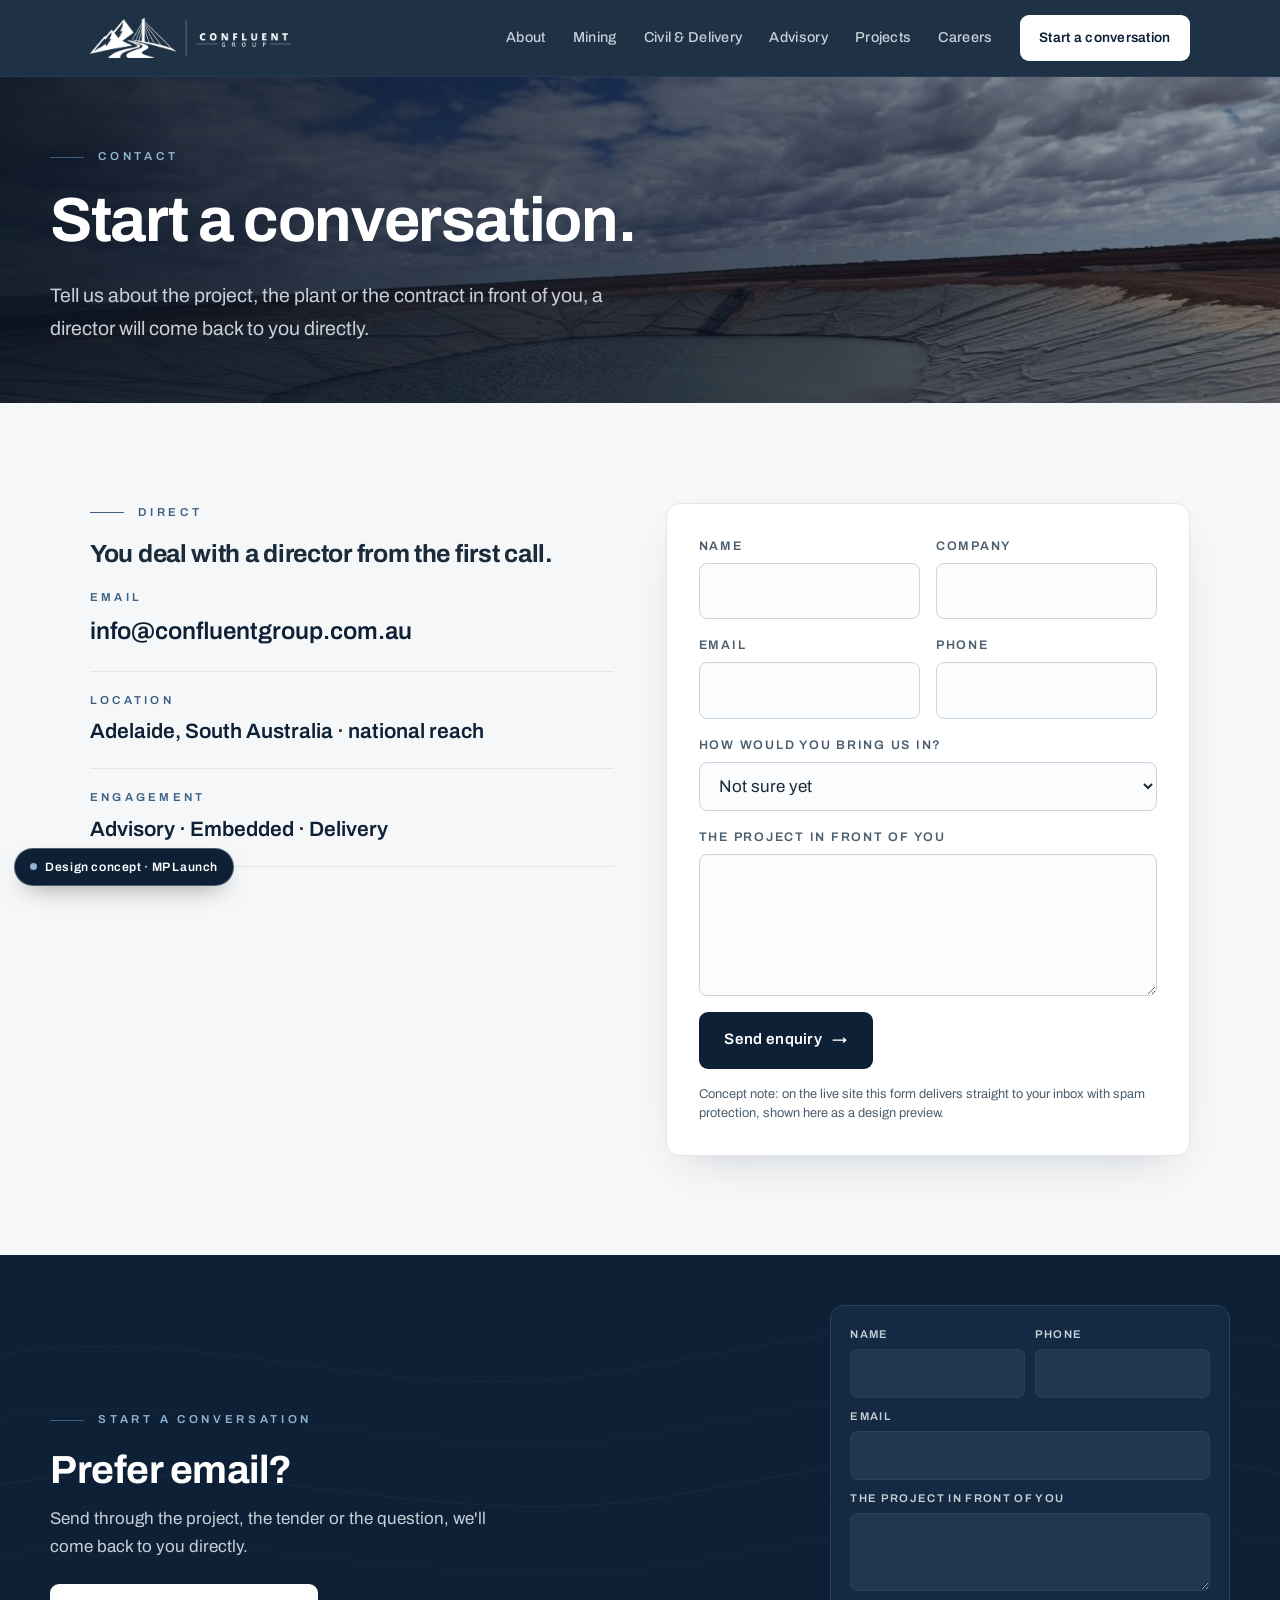
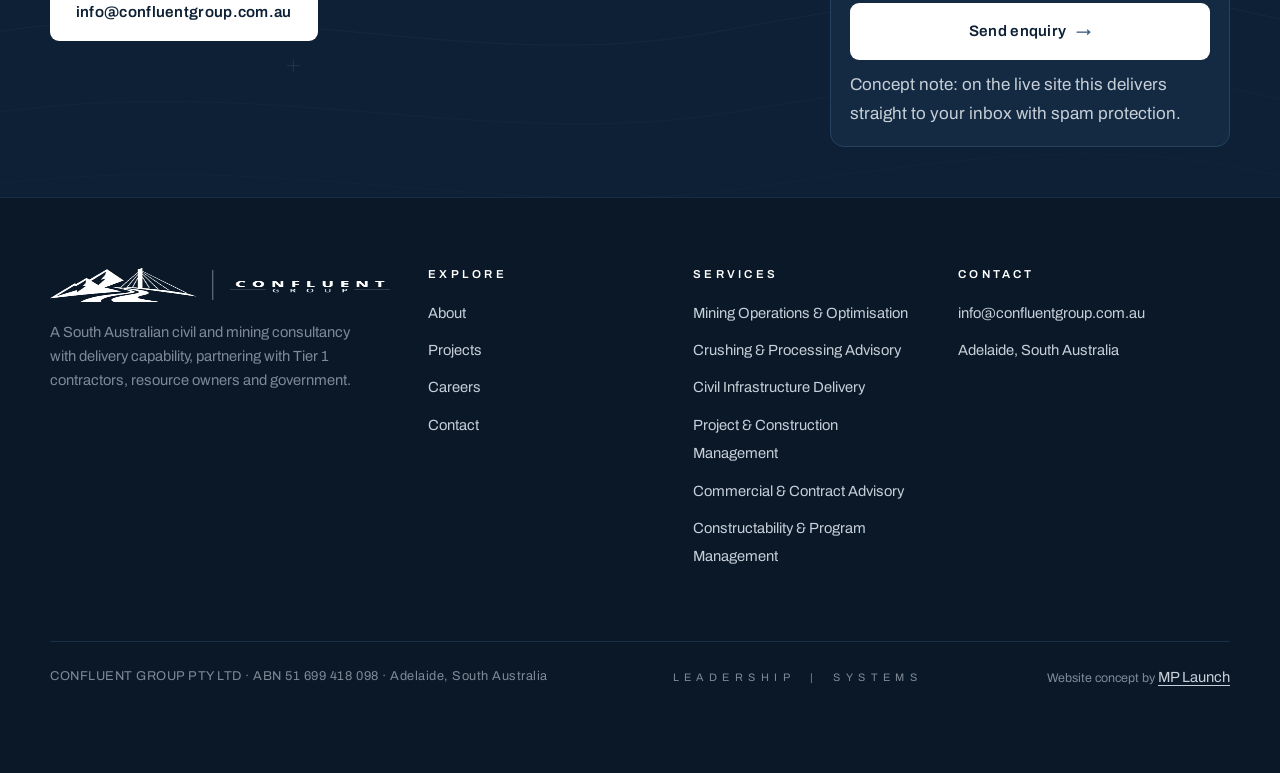
<file: contact.html>
<!DOCTYPE html>
<html lang="en-AU">
<head>
<meta charset="utf-8">
<meta name="viewport" content="width=device-width, initial-scale=1">
<meta name="robots" content="noindex, nofollow">
<title>Contact, Confluent Group | Adelaide, South Australia</title>
<meta name="description" content="Start a conversation with Confluent Group, a South Australian civil and mining consultancy. Advisory, embedded leadership or end-to-end delivery.">
<link rel="icon" href="data:image/svg+xml,%3Csvg xmlns='http://www.w3.org/2000/svg' viewBox='0 0 64 64'%3E%3Crect width='64' height='64' rx='12' fill='%230D2035'/%3E%3Cpath d='M42 22a14 14 0 1 0 0 20' fill='none' stroke='%23fff' stroke-width='5' stroke-linecap='round'/%3E%3C/svg%3E">
<link rel="preconnect" href="https://fonts.googleapis.com">
<link rel="preconnect" href="https://fonts.gstatic.com" crossorigin>
<link href="https://fonts.googleapis.com/css2?family=Archivo:wght@400;500;600;700;800&display=swap" rel="stylesheet">
<link rel="stylesheet" href="styles.css">
</head>
<body>
<a class="skip" href="#main">Skip to content</a>
<header class="hdr">
  <div class="wrap hdr-in">
    <a class="lockup" href="index.html" aria-label="Confluent Group, home">
      <img src="assets/brand/logo-wide-white.png" alt="Confluent Group" width="1000" height="199">
    </a>
    <input type="checkbox" id="nav-t" aria-hidden="true">
    <label class="burger" for="nav-t" aria-label="Menu"><span></span><span></span><span></span></label>
    <nav class="nav" aria-label="Main">
      <a class="lnk" href="about.html">About</a>
      <a class="lnk" href="mining.html">Mining</a>
      <a class="lnk" href="civil.html">Civil &amp; Delivery</a>
      <a class="lnk" href="advisory.html">Advisory</a>
      <a class="lnk" href="projects.html">Projects</a>
      <a class="lnk" href="careers.html">Careers</a>
      <a class="btn btn-light" href="contact.html">Start a conversation</a>
    </nav>
  </div>
</header>
<main id="main">
<section class="hero hero-sm on-navy">
  <div class="ph"><img src="assets/ponds-aerial.jpg" srcset="assets/sm/ponds-aerial.jpg 1200w, assets/ponds-aerial.jpg 2400w" sizes="100vw" alt="Evaporation ponds under a wide sky" fetchpriority="high" decoding="async"></div>
  <div class="wrap hero-in">
    <p class="eyebrow" data-r>Contact</p>
    <h1 class="h-display" data-r data-d="1">Start a conversation.</h1>
    <p class="lede" data-r data-d="2">Tell us about the project, the plant or the contract in front of you, a director will come back to you directly.</p>
  </div>
</section>

<section class="sec">
  <div class="wrap contact-grid">
    <div data-r>
      <p class="eyebrow">Direct</p>
      <h2 class="h-sub">You deal with a director from the first call.</h2>
      <div class="c-line"><span class="k">Email</span><a href="mailto:info@confluentgroup.com.au">info@confluentgroup.com.au</a></div>
      
      <div class="c-line"><span class="k">Location</span><span class="plain">Adelaide, South Australia &middot; national reach</span></div>
      <div class="c-line"><span class="k">Engagement</span><span class="plain">Advisory &middot; Embedded &middot; Delivery</span></div>
    </div>
    <div class="form" data-r data-d="1">
      <div class="f-row">
        <div class="f-field"><label for="f-name">Name</label><input id="f-name" type="text" autocomplete="name"></div>
        <div class="f-field"><label for="f-co">Company</label><input id="f-co" type="text" autocomplete="organization"></div>
      </div>
      <div class="f-row">
        <div class="f-field"><label for="f-email">Email</label><input id="f-email" type="email" autocomplete="email"></div>
        <div class="f-field"><label for="f-phone">Phone</label><input id="f-phone" type="tel" autocomplete="tel"></div>
      </div>
      <div class="f-field"><label for="f-model">How would you bring us in?</label>
        <select id="f-model"><option>Not sure yet</option><option>Advisory, a scoped study or review</option><option>Embedded, interim leadership or PM</option><option>Delivery, end-to-end execution</option></select>
      </div>
      <div class="f-field"><label for="f-msg">The project in front of you</label><textarea id="f-msg" rows="4"></textarea></div>
      <a class="btn btn-solid" href="mailto:info@confluentgroup.com.au?subject=Project%20enquiry%20%E2%80%94%20via%20confluentgroup.com.au">Send enquiry <span class="arr">&rarr;</span></a>
      <p class="fnote">Concept note: on the live site this form delivers straight to your inbox with spam protection, shown here as a design preview.</p>
    </div>
  </div>
</section>

<section class="cta-band on-navy">
  <div class="art" style="position:absolute;inset:0;opacity:.5">
<svg viewBox="0 0 1440 640" preserveAspectRatio="xMidYMid slice" aria-hidden="true" focusable="false">
  <g fill="none" stroke="#C7CFD8" stroke-width="1">
    <path opacity=".10" d="M-40,120 C220,60 420,180 700,130 S1140,40 1480,110"/>
    <path opacity=".08" d="M-40,190 C240,130 460,250 740,200 S1160,110 1480,180"/>
    <path opacity=".12" d="M-40,265 C260,205 480,320 760,270 S1180,185 1480,255"/>
    <path opacity=".08" d="M-40,345 C270,285 500,395 780,345 S1200,265 1480,335"/>
    <path opacity=".10" d="M-40,430 C280,370 520,475 800,425 S1220,350 1480,420"/>
    <path opacity=".07" d="M-40,520 C290,465 540,560 820,515 S1240,445 1480,510"/>
    <path opacity=".05" d="M-40,600 C300,550 560,640 840,600 S1260,540 1480,595"/>
    <path opacity=".16" stroke-dasharray="2 7" d="M-40,300 C260,240 480,355 760,305 S1180,220 1480,290"/>
  </g>
  <g stroke="#C7CFD8" stroke-width="1" opacity=".28">
    <path d="M1090,150 v14 M1083,157 h14"/>
    <path d="M330,455 v14 M323,462 h14"/>
    <path d="M1250,472 v14 M1243,479 h14"/>
  </g>
</svg></div>
  <div class="wrap cta-in" style="position:relative">
    <div class="cta-copy">
      <div data-r>
        <p class="eyebrow">Start a conversation</p>
        <h2 class="h-sec">Prefer email?</h2>
        <p class="sub">Send through the project, the tender or the question, we'll come back to you directly.</p>
      </div>
      <div class="cta-actions" data-r data-d="1">
        <a class="btn btn-light" href="mailto:info@confluentgroup.com.au">info@confluentgroup.com.au</a>
        
      </div>
    </div>
    <div class="cta-form" data-r data-d="1">
      <div class="f-row">
        <div class="f-field"><label for="q-name">Name</label><input id="q-name" type="text" autocomplete="name"></div>
        <div class="f-field"><label for="q-phone">Phone</label><input id="q-phone" type="tel" autocomplete="tel"></div>
      </div>
      <div class="f-field"><label for="q-email">Email</label><input id="q-email" type="email" autocomplete="email"></div>
      <div class="f-field"><label for="q-msg">The project in front of you</label><textarea id="q-msg" rows="2"></textarea></div>
      <a class="btn btn-solid" href="mailto:info@confluentgroup.com.au?subject=Project%20enquiry%20%E2%80%94%20via%20confluentgroup.com.au">Send enquiry <span class="arr">&rarr;</span></a>
      <p class="fnote">Concept note: on the live site this delivers straight to your inbox with spam protection.</p>
    </div>
  </div>
</section>

</main>
<footer class="ftr">
  <div class="wrap ftr-in">
    <div>
      <a class="lockup" href="index.html"><img src="assets/brand/logo-wide-white.png" alt="Confluent Group" width="1000" height="199"></a>
      <p class="about">A South Australian civil and mining consultancy with delivery capability, partnering with Tier&nbsp;1 contractors, resource owners and government.</p>
    </div>
    <div>
      <h4>Explore</h4>
      <ul>
        <li><a href="about.html">About</a></li>
        <li><a href="projects.html">Projects</a></li>
        <li><a href="careers.html">Careers</a></li>
        <li><a href="contact.html">Contact</a></li>
      </ul>
    </div>
    <div>
      <h4>Services</h4>
      <ul>
        <li><a href="mining.html">Mining Operations &amp; Optimisation</a></li>
        <li><a href="mining.html">Crushing &amp; Processing Advisory</a></li>
        <li><a href="civil.html">Civil Infrastructure Delivery</a></li>
        <li><a href="civil.html">Project &amp; Construction Management</a></li>
        <li><a href="advisory.html">Commercial &amp; Contract Advisory</a></li>
        <li><a href="advisory.html">Constructability &amp; Program Management</a></li>
      </ul>
    </div>
    <div>
      <h4>Contact</h4>
      <ul>
        <li><a href="mailto:info@confluentgroup.com.au">info@confluentgroup.com.au</a></li>
        
        <li><span class="plain">Adelaide, South Australia</span></li>
      </ul>
    </div>
  </div>
  <div class="wrap ftr-bar">
    <span class="abn">CONFLUENT GROUP PTY LTD &middot; ABN 51 699 418 098 &middot; Adelaide, South Australia</span>
    <span class="motif">LEADERSHIP&nbsp;&nbsp;|&nbsp;&nbsp;SYSTEMS</span>
    <span class="mpl">Website concept by <a href="https://mplaunch.com.au">MP Launch</a></span>
  </div>
</footer>
<a class="ribbon" href="https://mplaunch.com.au"><span class="dot"></span>Design concept &middot; MP Launch</a>
<script>
(function(){try{
  if(navigator.webdriver)return;
  var v=new URLSearchParams(location.search).get('v');
  if(!v)return;
  var slug="confluent-group-preview", label="Michael, Confluent Group", phone="+61425014666";
  var k="mpl_seen_"+slug, last=+localStorage.getItem(k)||0;
  if(Date.now()-last<432e5)return;
  var fired=false,dwell=0,t=null;
  function live(){return document.visibilityState==="visible";}
  function send(how){
    if(fired||!live())return; fired=true; if(t)clearInterval(t);
    localStorage.setItem(k,String(Date.now()));
    new Image().src="https://mplaunch.com.au/api/preview-view?slug="+encodeURIComponent(slug)
      +"&label="+encodeURIComponent(label)+"&phone="+encodeURIComponent(phone)
      +"&src="+encodeURIComponent(v)+"&via="+how+"&t="+Date.now();
  }
  function start(){
    t=setInterval(function(){if(!live())return; dwell+=500; if(dwell>=5000)send("dwell");},500);
    ["pointerdown","scroll","keydown"].forEach(function(e){
      addEventListener(e,function(){send("interaction");},{once:true,passive:true});});
  }
  if(document.prerendering){document.addEventListener("prerenderingchange",start,{once:true});}
  else{start();}
}catch(e){}})();
</script>
</body>
</html>
</file>
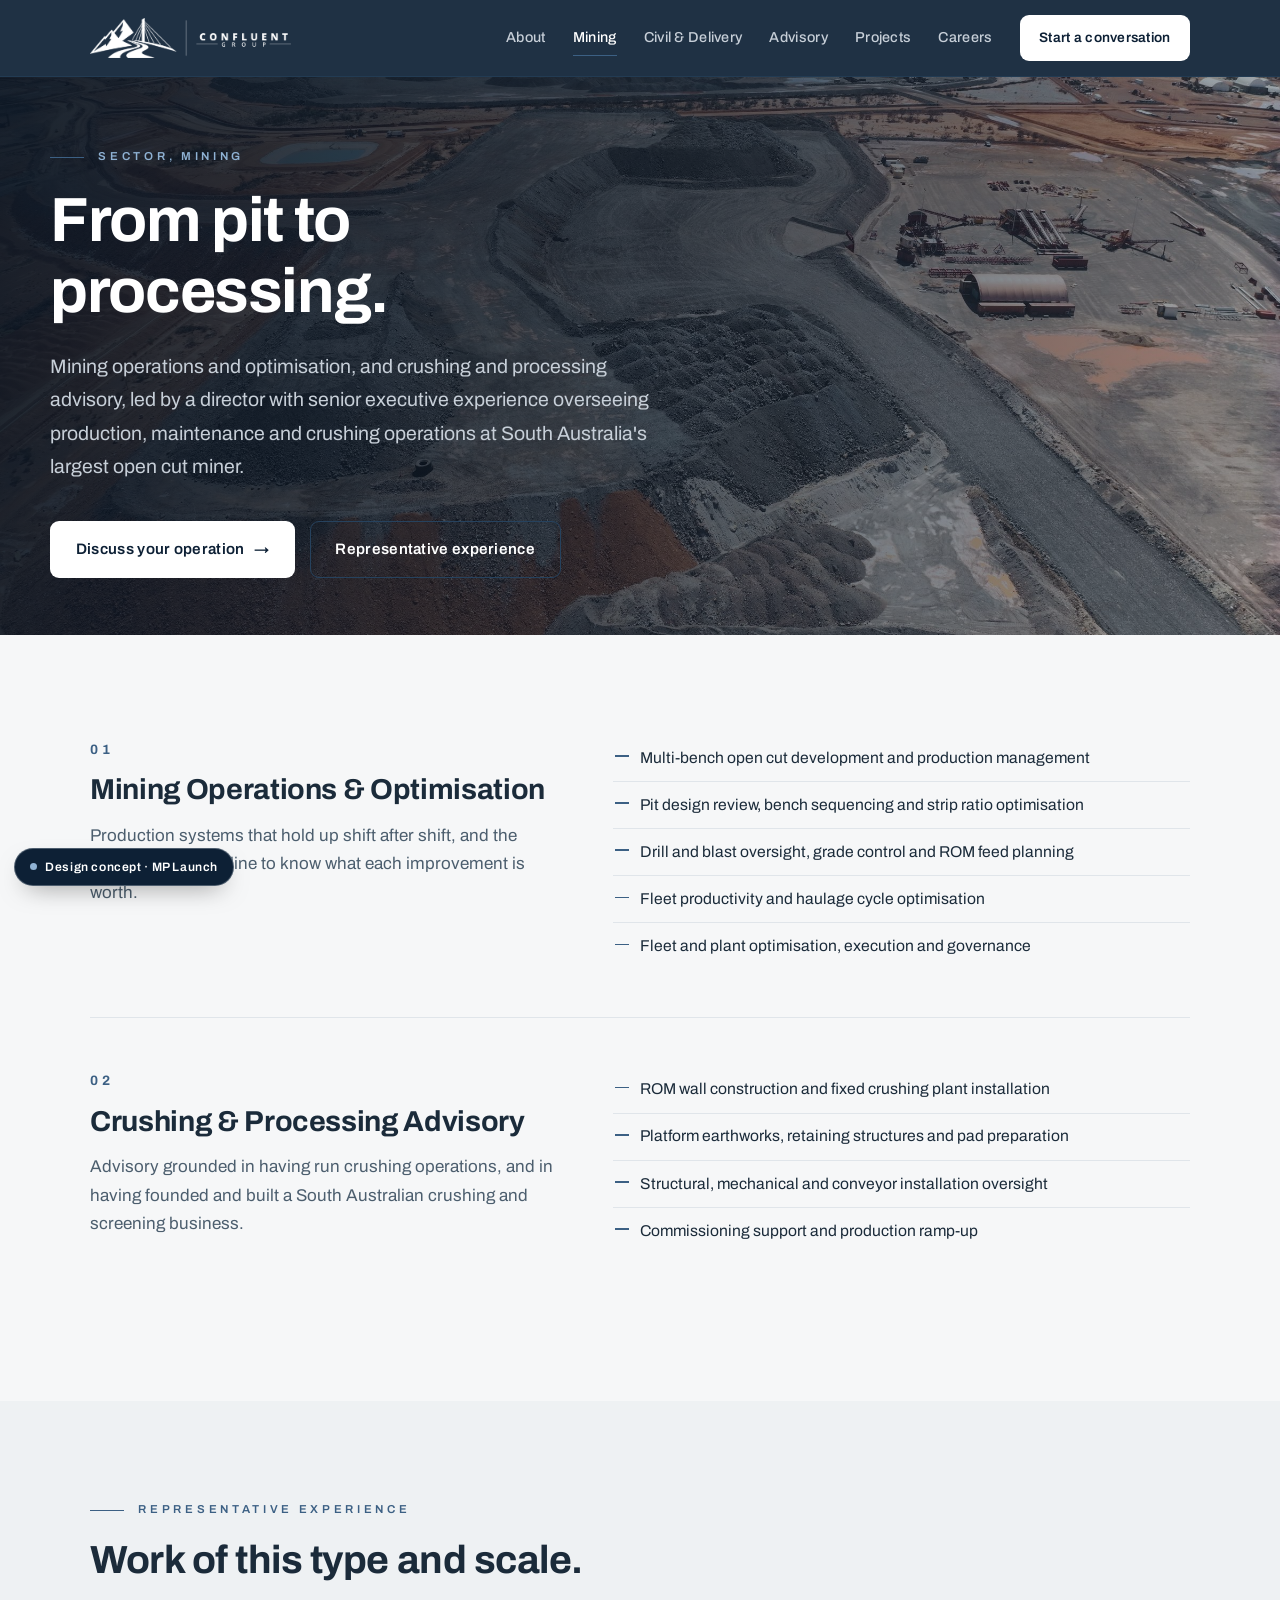
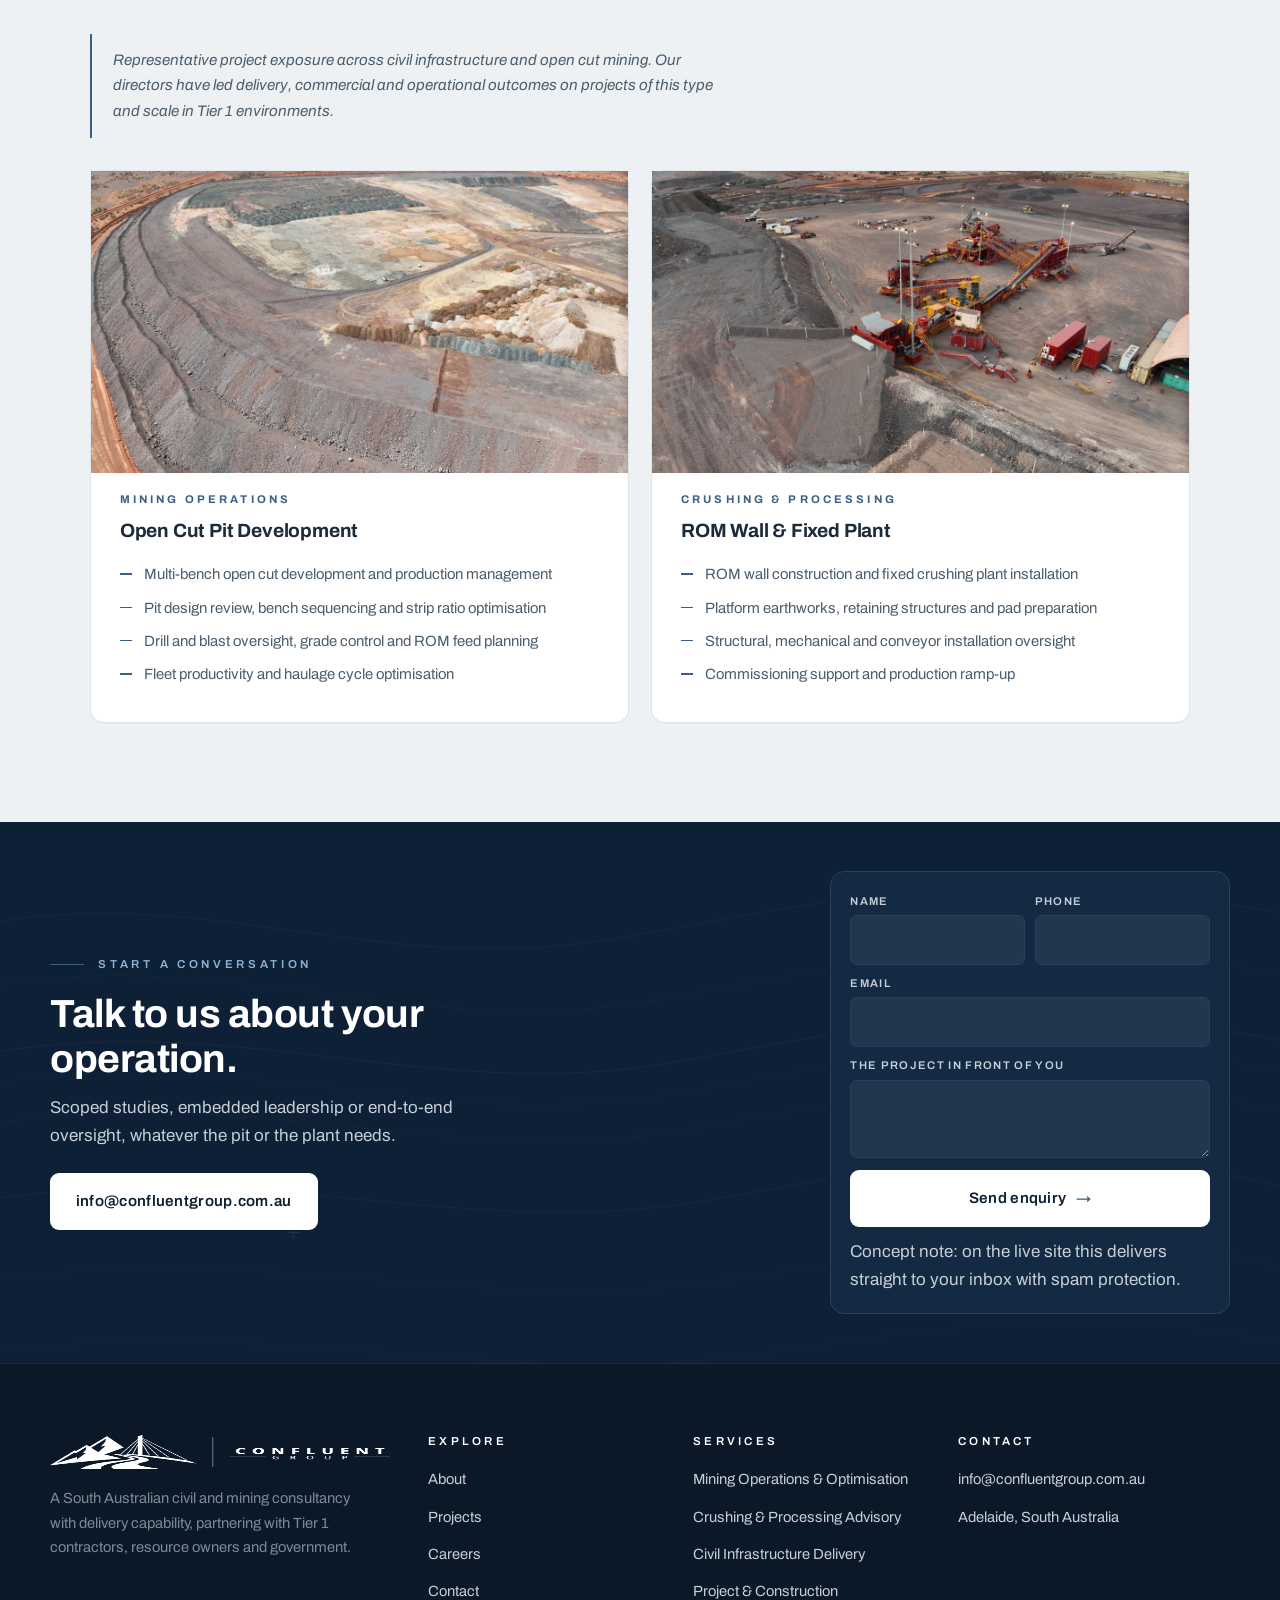
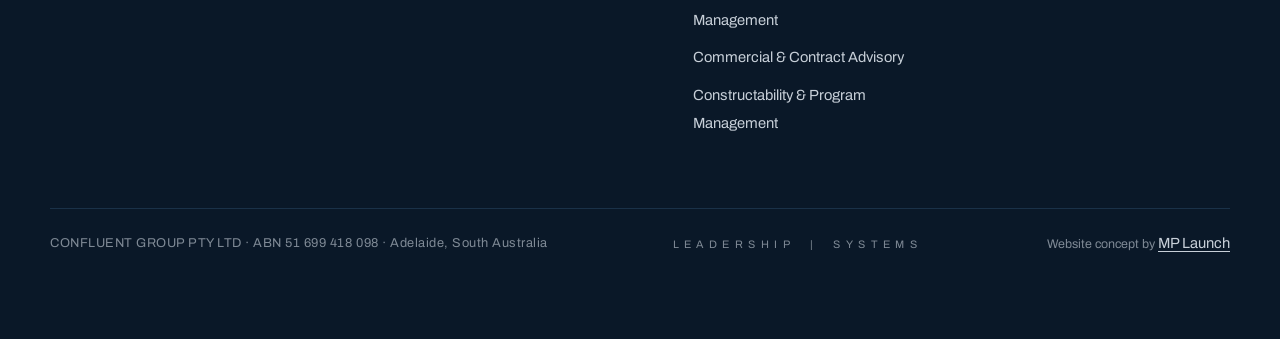
<file: mining.html>
<!DOCTYPE html>
<html lang="en-AU">
<head>
<meta charset="utf-8">
<meta name="viewport" content="width=device-width, initial-scale=1">
<meta name="robots" content="noindex, nofollow">
<title>Mining Operations &amp; Processing Advisory, Confluent Group</title>
<meta name="description" content="Mining operations and optimisation, and crushing and processing advisory, from directors who have overseen production, maintenance and crushing operations at South Australia's largest open cut miner.">
<link rel="icon" href="data:image/svg+xml,%3Csvg xmlns='http://www.w3.org/2000/svg' viewBox='0 0 64 64'%3E%3Crect width='64' height='64' rx='12' fill='%230D2035'/%3E%3Cpath d='M42 22a14 14 0 1 0 0 20' fill='none' stroke='%23fff' stroke-width='5' stroke-linecap='round'/%3E%3C/svg%3E">
<link rel="preconnect" href="https://fonts.googleapis.com">
<link rel="preconnect" href="https://fonts.gstatic.com" crossorigin>
<link href="https://fonts.googleapis.com/css2?family=Archivo:wght@400;500;600;700;800&display=swap" rel="stylesheet">
<link rel="stylesheet" href="styles.css">
</head>
<body>
<a class="skip" href="#main">Skip to content</a>
<header class="hdr">
  <div class="wrap hdr-in">
    <a class="lockup" href="index.html" aria-label="Confluent Group, home">
      <img src="assets/brand/logo-wide-white.png" alt="Confluent Group" width="1000" height="199">
    </a>
    <input type="checkbox" id="nav-t" aria-hidden="true">
    <label class="burger" for="nav-t" aria-label="Menu"><span></span><span></span><span></span></label>
    <nav class="nav" aria-label="Main">
      <a class="lnk" href="about.html">About</a>
      <a class="lnk" href="mining.html" aria-current="page">Mining</a>
      <a class="lnk" href="civil.html">Civil &amp; Delivery</a>
      <a class="lnk" href="advisory.html">Advisory</a>
      <a class="lnk" href="projects.html">Projects</a>
      <a class="lnk" href="careers.html">Careers</a>
      <a class="btn btn-light" href="contact.html">Start a conversation</a>
    </nav>
  </div>
</header>
<main id="main">
<section class="hero hero-sm on-navy">
  <div class="ph"><img src="assets/aerial-benches.jpg" srcset="assets/sm/aerial-benches.jpg 1200w, assets/aerial-benches.jpg 2400w" sizes="100vw" alt="Open cut mining benches from the air" fetchpriority="high" decoding="async"></div>
  <div class="wrap hero-in">
    <p class="eyebrow" data-r>Sector, Mining</p>
    <h1 class="h-display" data-r data-d="1">From pit to processing.</h1>
    <p class="lede" data-r data-d="2">Mining operations and optimisation, and crushing and processing advisory, led by a director with senior executive experience overseeing production, maintenance and crushing operations at South Australia's largest open cut miner.</p>
    <div class="cta-row" data-r data-d="3">
      <a class="btn btn-light" href="contact.html">Discuss your operation <span class="arr">&rarr;</span></a>
      <a class="btn btn-ghost" href="projects.html">Representative experience</a>
    </div>
  </div>
</section>

<section class="sec">
  <div class="wrap">
    <div class="svc-block">
      <div data-r>
        <span class="num">01</span>
        <h3>Mining Operations &amp; Optimisation</h3>
        <p class="lead-line">Production systems that hold up shift after shift, and the commercial discipline to know what each improvement is worth.</p>
      </div>
      <ul class="svc-list" data-r data-d="1">
        <li>Multi-bench open cut development and production management</li>
        <li>Pit design review, bench sequencing and strip ratio optimisation</li>
        <li>Drill and blast oversight, grade control and ROM feed planning</li>
        <li>Fleet productivity and haulage cycle optimisation</li>
        <li>Fleet and plant optimisation, execution and governance</li>
      </ul>
    </div>
    <div class="svc-block">
      <div data-r>
        <span class="num">02</span>
        <h3>Crushing &amp; Processing Advisory</h3>
        <p class="lead-line">Advisory grounded in having run crushing operations, and in having founded and built a South Australian crushing and screening business.</p>
      </div>
      <ul class="svc-list" data-r data-d="1">
        <li>ROM wall construction and fixed crushing plant installation</li>
        <li>Platform earthworks, retaining structures and pad preparation</li>
        <li>Structural, mechanical and conveyor installation oversight</li>
        <li>Commissioning support and production ramp-up</li>
      </ul>
    </div>
  </div>
</section>

<section class="sec sec-tint">
  <div class="wrap">
    <div class="sec-head"><div data-r><p class="eyebrow">Representative experience</p><h2 class="h-sec">Work of this type and scale.</h2></div></div>
    <p class="disclaim" data-r>Representative project exposure across civil infrastructure and open cut mining. Our directors have led delivery, commercial and operational outcomes on projects of this type and scale in Tier&nbsp;1 environments.</p>
    <div class="grid2" style="margin-top:2rem">
      
<article class="card proj" data-r>
  <div class="pim"><img src="assets/aerial-pit-wide.jpg" srcset="assets/sm/aerial-pit-wide.jpg 1200w, assets/aerial-pit-wide.jpg 2400w" sizes="100vw" alt="Open Cut Pit Development" loading="lazy" decoding="async"></div>
  <span class="tag">Mining Operations</span>
  <h3>Open Cut Pit Development</h3>
  <ul><li>Multi-bench open cut development and production management</li><li>Pit design review, bench sequencing and strip ratio optimisation</li><li>Drill and blast oversight, grade control and ROM feed planning</li><li>Fleet productivity and haulage cycle optimisation</li></ul>
</article>
      
<article class="card proj" data-r data-d="1">
  <div class="pim"><img src="assets/aerial-crushing-plant.jpg" srcset="assets/sm/aerial-crushing-plant.jpg 1200w, assets/aerial-crushing-plant.jpg 2400w" sizes="100vw" alt="ROM Wall   Fixed Plant" loading="lazy" decoding="async"></div>
  <span class="tag">Crushing &amp; Processing</span>
  <h3>ROM Wall &amp; Fixed Plant</h3>
  <ul><li>ROM wall construction and fixed crushing plant installation</li><li>Platform earthworks, retaining structures and pad preparation</li><li>Structural, mechanical and conveyor installation oversight</li><li>Commissioning support and production ramp-up</li></ul>
</article>
    </div>
  </div>
</section>

<section class="cta-band on-navy">
  <div class="art" style="position:absolute;inset:0;opacity:.5">
<svg viewBox="0 0 1440 640" preserveAspectRatio="xMidYMid slice" aria-hidden="true" focusable="false">
  <g fill="none" stroke="#C7CFD8" stroke-width="1">
    <path opacity=".10" d="M-40,120 C220,60 420,180 700,130 S1140,40 1480,110"/>
    <path opacity=".08" d="M-40,190 C240,130 460,250 740,200 S1160,110 1480,180"/>
    <path opacity=".12" d="M-40,265 C260,205 480,320 760,270 S1180,185 1480,255"/>
    <path opacity=".08" d="M-40,345 C270,285 500,395 780,345 S1200,265 1480,335"/>
    <path opacity=".10" d="M-40,430 C280,370 520,475 800,425 S1220,350 1480,420"/>
    <path opacity=".07" d="M-40,520 C290,465 540,560 820,515 S1240,445 1480,510"/>
    <path opacity=".05" d="M-40,600 C300,550 560,640 840,600 S1260,540 1480,595"/>
    <path opacity=".16" stroke-dasharray="2 7" d="M-40,300 C260,240 480,355 760,305 S1180,220 1480,290"/>
  </g>
  <g stroke="#C7CFD8" stroke-width="1" opacity=".28">
    <path d="M1090,150 v14 M1083,157 h14"/>
    <path d="M330,455 v14 M323,462 h14"/>
    <path d="M1250,472 v14 M1243,479 h14"/>
  </g>
</svg></div>
  <div class="wrap cta-in" style="position:relative">
    <div class="cta-copy">
      <div data-r>
        <p class="eyebrow">Start a conversation</p>
        <h2 class="h-sec">Talk to us about your operation.</h2>
        <p class="sub">Scoped studies, embedded leadership or end-to-end oversight, whatever the pit or the plant needs.</p>
      </div>
      <div class="cta-actions" data-r data-d="1">
        <a class="btn btn-light" href="mailto:info@confluentgroup.com.au">info@confluentgroup.com.au</a>
        
      </div>
    </div>
    <div class="cta-form" data-r data-d="1">
      <div class="f-row">
        <div class="f-field"><label for="q-name">Name</label><input id="q-name" type="text" autocomplete="name"></div>
        <div class="f-field"><label for="q-phone">Phone</label><input id="q-phone" type="tel" autocomplete="tel"></div>
      </div>
      <div class="f-field"><label for="q-email">Email</label><input id="q-email" type="email" autocomplete="email"></div>
      <div class="f-field"><label for="q-msg">The project in front of you</label><textarea id="q-msg" rows="2"></textarea></div>
      <a class="btn btn-solid" href="mailto:info@confluentgroup.com.au?subject=Project%20enquiry%20%E2%80%94%20via%20confluentgroup.com.au">Send enquiry <span class="arr">&rarr;</span></a>
      <p class="fnote">Concept note: on the live site this delivers straight to your inbox with spam protection.</p>
    </div>
  </div>
</section>

</main>
<footer class="ftr">
  <div class="wrap ftr-in">
    <div>
      <a class="lockup" href="index.html"><img src="assets/brand/logo-wide-white.png" alt="Confluent Group" width="1000" height="199"></a>
      <p class="about">A South Australian civil and mining consultancy with delivery capability, partnering with Tier&nbsp;1 contractors, resource owners and government.</p>
    </div>
    <div>
      <h4>Explore</h4>
      <ul>
        <li><a href="about.html">About</a></li>
        <li><a href="projects.html">Projects</a></li>
        <li><a href="careers.html">Careers</a></li>
        <li><a href="contact.html">Contact</a></li>
      </ul>
    </div>
    <div>
      <h4>Services</h4>
      <ul>
        <li><a href="mining.html">Mining Operations &amp; Optimisation</a></li>
        <li><a href="mining.html">Crushing &amp; Processing Advisory</a></li>
        <li><a href="civil.html">Civil Infrastructure Delivery</a></li>
        <li><a href="civil.html">Project &amp; Construction Management</a></li>
        <li><a href="advisory.html">Commercial &amp; Contract Advisory</a></li>
        <li><a href="advisory.html">Constructability &amp; Program Management</a></li>
      </ul>
    </div>
    <div>
      <h4>Contact</h4>
      <ul>
        <li><a href="mailto:info@confluentgroup.com.au">info@confluentgroup.com.au</a></li>
        
        <li><span class="plain">Adelaide, South Australia</span></li>
      </ul>
    </div>
  </div>
  <div class="wrap ftr-bar">
    <span class="abn">CONFLUENT GROUP PTY LTD &middot; ABN 51 699 418 098 &middot; Adelaide, South Australia</span>
    <span class="motif">LEADERSHIP&nbsp;&nbsp;|&nbsp;&nbsp;SYSTEMS</span>
    <span class="mpl">Website concept by <a href="https://mplaunch.com.au">MP Launch</a></span>
  </div>
</footer>
<a class="ribbon" href="https://mplaunch.com.au"><span class="dot"></span>Design concept &middot; MP Launch</a>
<script>
(function(){try{
  if(navigator.webdriver)return;
  var v=new URLSearchParams(location.search).get('v');
  if(!v)return;
  var slug="confluent-group-preview", label="Michael, Confluent Group", phone="+61425014666";
  var k="mpl_seen_"+slug, last=+localStorage.getItem(k)||0;
  if(Date.now()-last<432e5)return;
  var fired=false,dwell=0,t=null;
  function live(){return document.visibilityState==="visible";}
  function send(how){
    if(fired||!live())return; fired=true; if(t)clearInterval(t);
    localStorage.setItem(k,String(Date.now()));
    new Image().src="https://mplaunch.com.au/api/preview-view?slug="+encodeURIComponent(slug)
      +"&label="+encodeURIComponent(label)+"&phone="+encodeURIComponent(phone)
      +"&src="+encodeURIComponent(v)+"&via="+how+"&t="+Date.now();
  }
  function start(){
    t=setInterval(function(){if(!live())return; dwell+=500; if(dwell>=5000)send("dwell");},500);
    ["pointerdown","scroll","keydown"].forEach(function(e){
      addEventListener(e,function(){send("interaction");},{once:true,passive:true});});
  }
  if(document.prerendering){document.addEventListener("prerenderingchange",start,{once:true});}
  else{start();}
}catch(e){}})();
</script>
</body>
</html>
</file>
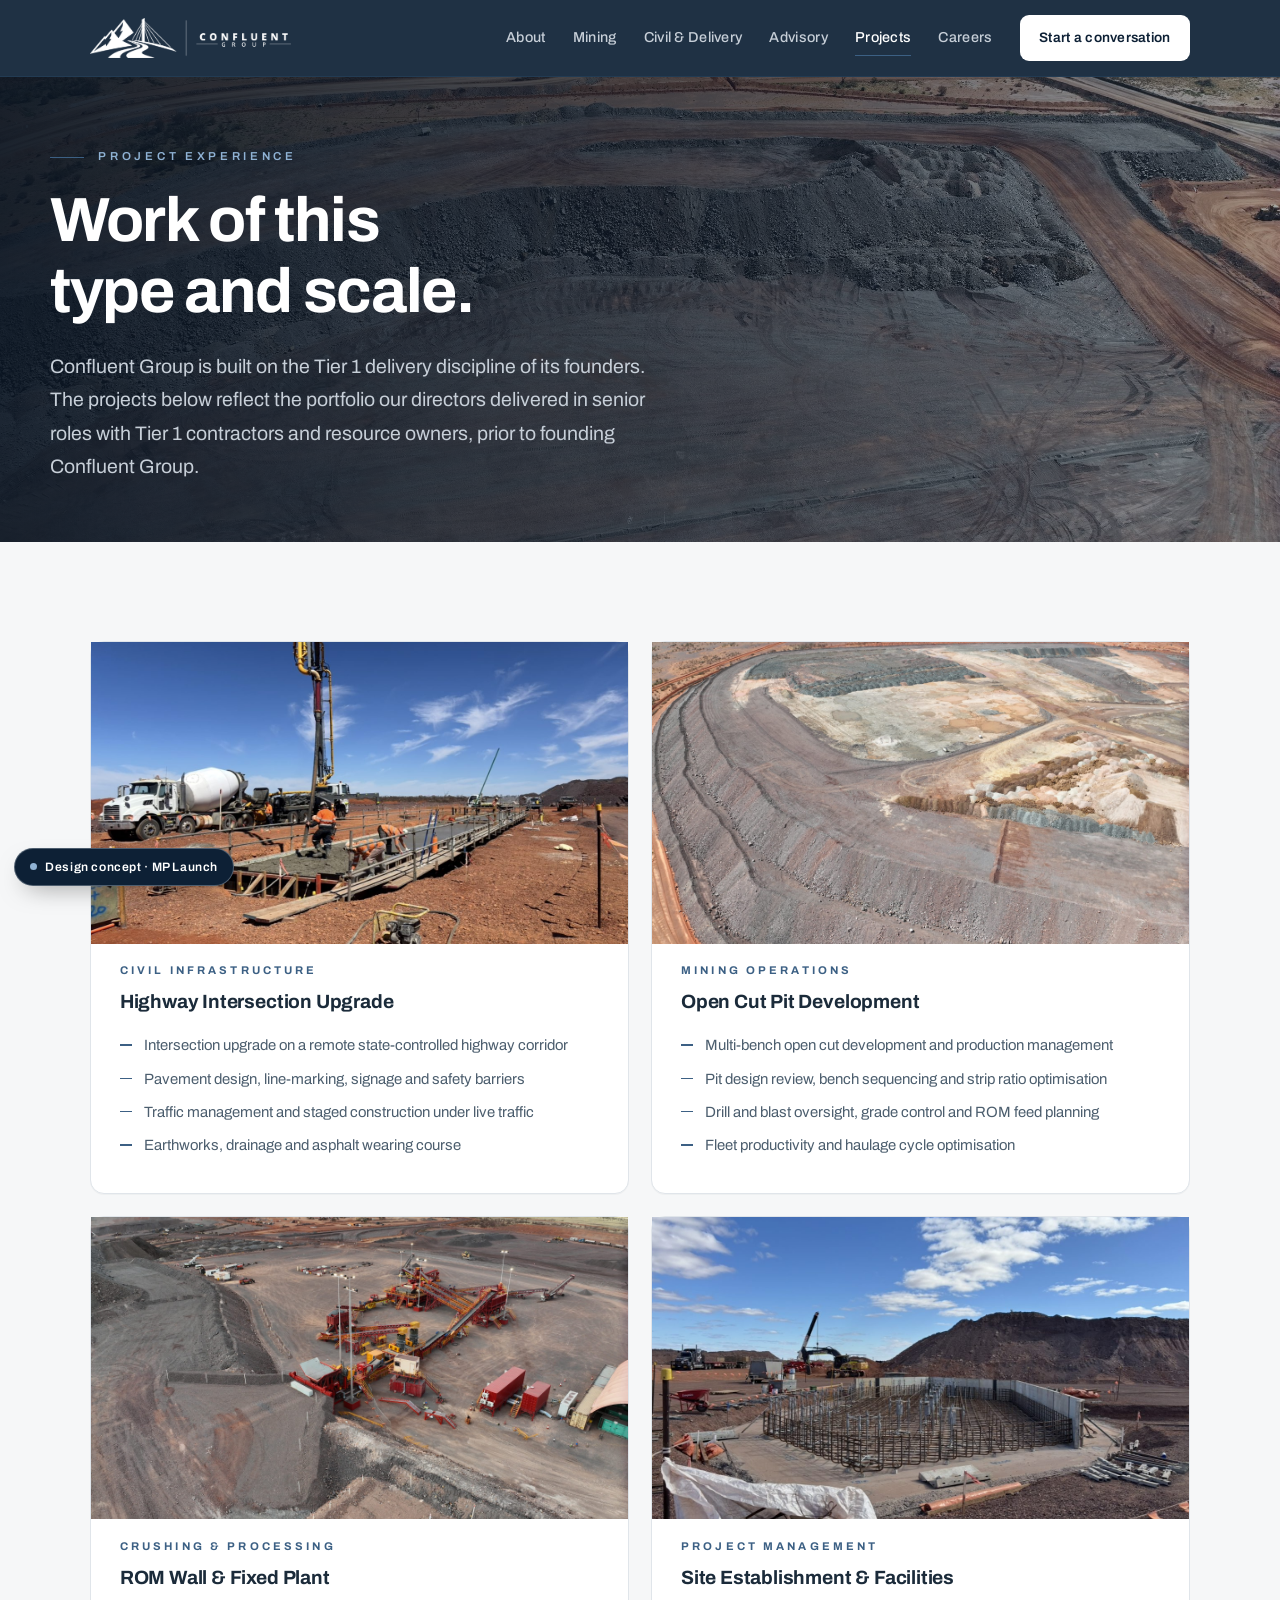
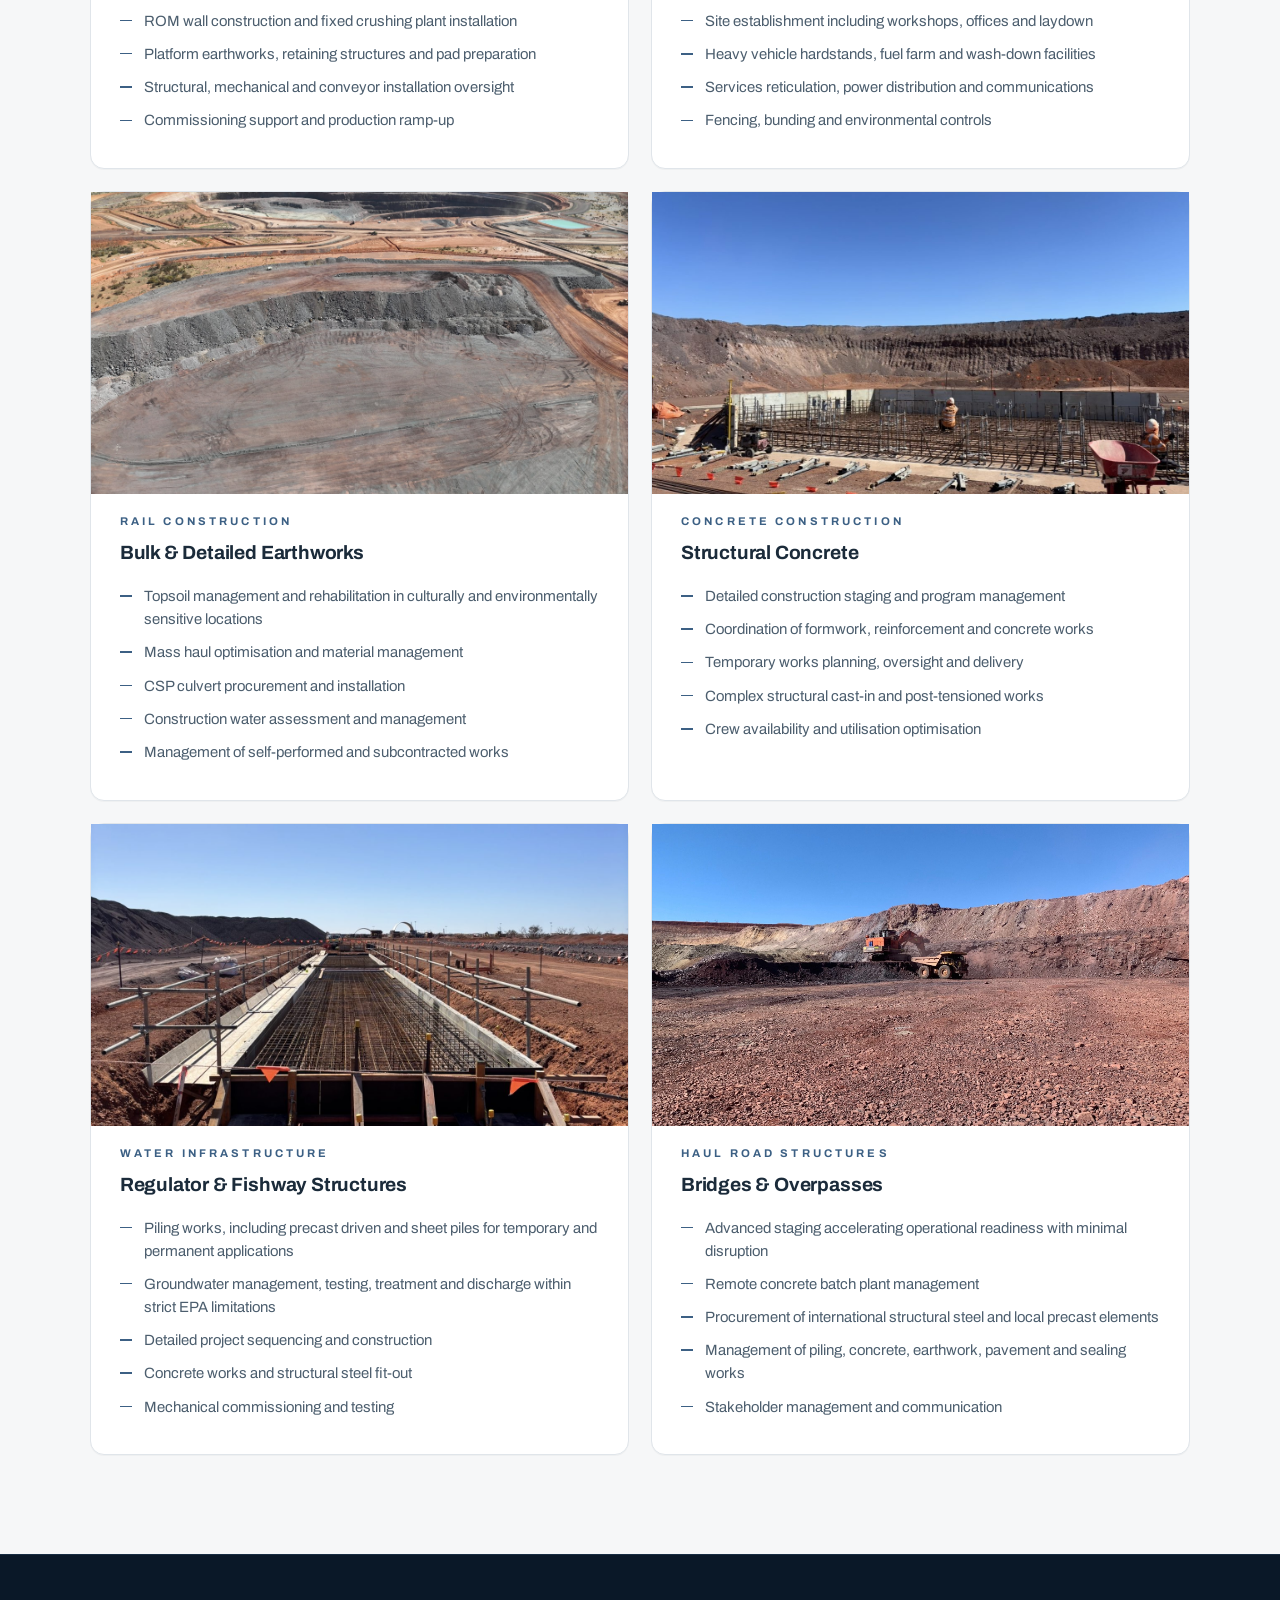
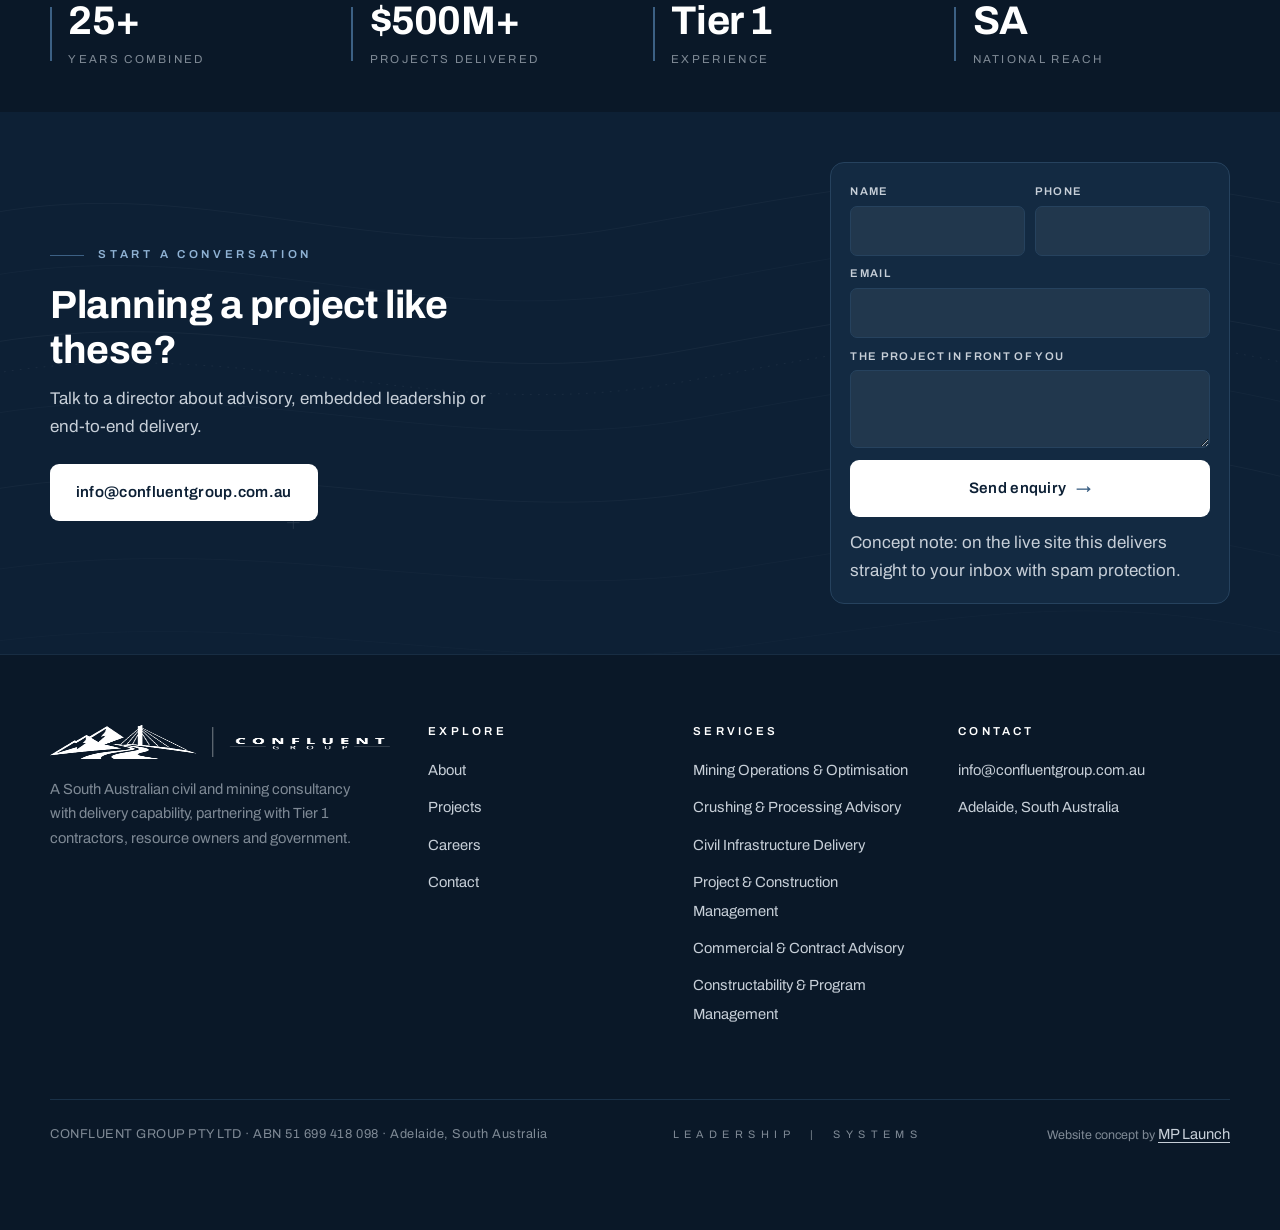
<file: projects.html>
<!DOCTYPE html>
<html lang="en-AU">
<head>
<meta charset="utf-8">
<meta name="viewport" content="width=device-width, initial-scale=1">
<meta name="robots" content="noindex, nofollow">
<title>Project Experience, Confluent Group</title>
<meta name="description" content="Representative project exposure across civil infrastructure and open cut mining, delivery, commercial and operational outcomes on projects of this type and scale in Tier 1 environments.">
<link rel="icon" href="data:image/svg+xml,%3Csvg xmlns='http://www.w3.org/2000/svg' viewBox='0 0 64 64'%3E%3Crect width='64' height='64' rx='12' fill='%230D2035'/%3E%3Cpath d='M42 22a14 14 0 1 0 0 20' fill='none' stroke='%23fff' stroke-width='5' stroke-linecap='round'/%3E%3C/svg%3E">
<link rel="preconnect" href="https://fonts.googleapis.com">
<link rel="preconnect" href="https://fonts.gstatic.com" crossorigin>
<link href="https://fonts.googleapis.com/css2?family=Archivo:wght@400;500;600;700;800&display=swap" rel="stylesheet">
<link rel="stylesheet" href="styles.css">
</head>
<body>
<a class="skip" href="#main">Skip to content</a>
<header class="hdr">
  <div class="wrap hdr-in">
    <a class="lockup" href="index.html" aria-label="Confluent Group, home">
      <img src="assets/brand/logo-wide-white.png" alt="Confluent Group" width="1000" height="199">
    </a>
    <input type="checkbox" id="nav-t" aria-hidden="true">
    <label class="burger" for="nav-t" aria-label="Menu"><span></span><span></span><span></span></label>
    <nav class="nav" aria-label="Main">
      <a class="lnk" href="about.html">About</a>
      <a class="lnk" href="mining.html">Mining</a>
      <a class="lnk" href="civil.html">Civil &amp; Delivery</a>
      <a class="lnk" href="advisory.html">Advisory</a>
      <a class="lnk" href="projects.html" aria-current="page">Projects</a>
      <a class="lnk" href="careers.html">Careers</a>
      <a class="btn btn-light" href="contact.html">Start a conversation</a>
    </nav>
  </div>
</header>
<main id="main">
<section class="hero hero-sm on-navy">
  <div class="ph"><img src="assets/aerial-haul-roads.jpg" srcset="assets/sm/aerial-haul-roads.jpg 1200w, assets/aerial-haul-roads.jpg 2400w" sizes="100vw" alt="Haul roads and pit walls from the air" fetchpriority="high" decoding="async"></div>
  <div class="wrap hero-in">
    <p class="eyebrow" data-r>Project experience</p>
    <h1 class="h-display" data-r data-d="1">Work of this type and scale.</h1>
    <p class="lede" data-r data-d="2">Confluent Group is built on the Tier&nbsp;1 delivery discipline of its founders. The projects below reflect the portfolio our directors delivered in senior roles with Tier&nbsp;1 contractors and resource owners, prior to founding Confluent Group.</p>
  </div>
</section>

<section class="sec">
  <div class="wrap">
    <div class="grid2">
      
<article class="card proj" data-r>
  <div class="pim"><img src="assets/civil-pour-crew.jpg" srcset="assets/sm/civil-pour-crew.jpg 1200w, assets/civil-pour-crew.jpg 2400w" sizes="100vw" alt="Highway Intersection Upgrade" loading="lazy" decoding="async"></div>
  <span class="tag">Civil Infrastructure</span>
  <h3>Highway Intersection Upgrade</h3>
  <ul><li>Intersection upgrade on a remote state-controlled highway corridor</li><li>Pavement design, line-marking, signage and safety barriers</li><li>Traffic management and staged construction under live traffic</li><li>Earthworks, drainage and asphalt wearing course</li></ul>
</article>
      
<article class="card proj" data-r data-d="1">
  <div class="pim"><img src="assets/aerial-pit-wide.jpg" srcset="assets/sm/aerial-pit-wide.jpg 1200w, assets/aerial-pit-wide.jpg 2400w" sizes="100vw" alt="Open Cut Pit Development" loading="lazy" decoding="async"></div>
  <span class="tag">Mining Operations</span>
  <h3>Open Cut Pit Development</h3>
  <ul><li>Multi-bench open cut development and production management</li><li>Pit design review, bench sequencing and strip ratio optimisation</li><li>Drill and blast oversight, grade control and ROM feed planning</li><li>Fleet productivity and haulage cycle optimisation</li></ul>
</article>
      
<article class="card proj" data-r>
  <div class="pim"><img src="assets/aerial-crushing-plant.jpg" srcset="assets/sm/aerial-crushing-plant.jpg 1200w, assets/aerial-crushing-plant.jpg 2400w" sizes="100vw" alt="ROM Wall   Fixed Plant" loading="lazy" decoding="async"></div>
  <span class="tag">Crushing &amp; Processing</span>
  <h3>ROM Wall &amp; Fixed Plant</h3>
  <ul><li>ROM wall construction and fixed crushing plant installation</li><li>Platform earthworks, retaining structures and pad preparation</li><li>Structural, mechanical and conveyor installation oversight</li><li>Commissioning support and production ramp-up</li></ul>
</article>
      
<article class="card proj" data-r data-d="1">
  <div class="pim"><img src="assets/civil-site-crane.jpg" srcset="assets/sm/civil-site-crane.jpg 1200w, assets/civil-site-crane.jpg 2400w" sizes="100vw" alt="Site Establishment   Facilities" loading="lazy" decoding="async"></div>
  <span class="tag">Project Management</span>
  <h3>Site Establishment &amp; Facilities</h3>
  <ul><li>Site establishment including workshops, offices and laydown</li><li>Heavy vehicle hardstands, fuel farm and wash-down facilities</li><li>Services reticulation, power distribution and communications</li><li>Fencing, bunding and environmental controls</li></ul>
</article>
      
<article class="card proj" data-r>
  <div class="pim"><img src="assets/aerial-haul-roads.jpg" srcset="assets/sm/aerial-haul-roads.jpg 1200w, assets/aerial-haul-roads.jpg 2400w" sizes="100vw" alt="Bulk   Detailed Earthworks" loading="lazy" decoding="async"></div>
  <span class="tag">Rail Construction</span>
  <h3>Bulk &amp; Detailed Earthworks</h3>
  <ul><li>Topsoil management and rehabilitation in culturally and environmentally sensitive locations</li><li>Mass haul optimisation and material management</li><li>CSP culvert procurement and installation</li><li>Construction water assessment and management</li><li>Management of self-performed and subcontracted works</li></ul>
</article>
      
<article class="card proj" data-r data-d="1">
  <div class="pim"><img src="assets/civil-wall-pour.jpg" srcset="assets/sm/civil-wall-pour.jpg 1200w, assets/civil-wall-pour.jpg 2400w" sizes="100vw" alt="Structural Concrete" loading="lazy" decoding="async"></div>
  <span class="tag">Concrete Construction</span>
  <h3>Structural Concrete</h3>
  <ul><li>Detailed construction staging and program management</li><li>Coordination of formwork, reinforcement and concrete works</li><li>Temporary works planning, oversight and delivery</li><li>Complex structural cast-in and post-tensioned works</li><li>Crew availability and utilisation optimisation</li></ul>
</article>
      
<article class="card proj" data-r>
  <div class="pim"><img src="assets/civil-culvert-strip.jpg" srcset="assets/sm/civil-culvert-strip.jpg 1200w, assets/civil-culvert-strip.jpg 2400w" sizes="100vw" alt="Regulator   Fishway Structures" loading="lazy" decoding="async"></div>
  <span class="tag">Water Infrastructure</span>
  <h3>Regulator &amp; Fishway Structures</h3>
  <ul><li>Piling works, including precast driven and sheet piles for temporary and permanent applications</li><li>Groundwater management, testing, treatment and discharge within strict EPA limitations</li><li>Detailed project sequencing and construction</li><li>Concrete works and structural steel fit-out</li><li>Mechanical commissioning and testing</li></ul>
</article>
      
<article class="card proj" data-r data-d="1">
  <div class="pim"><img src="assets/pit-excavator-truck.jpg" srcset="assets/sm/pit-excavator-truck.jpg 1200w, assets/pit-excavator-truck.jpg 2400w" sizes="100vw" alt="Bridges   Overpasses" loading="lazy" decoding="async"></div>
  <span class="tag">Haul Road Structures</span>
  <h3>Bridges &amp; Overpasses</h3>
  <ul><li>Advanced staging accelerating operational readiness with minimal disruption</li><li>Remote concrete batch plant management</li><li>Procurement of international structural steel and local precast elements</li><li>Management of piling, concrete, earthwork, pavement and sealing works</li><li>Stakeholder management and communication</li></ul>
</article>
    </div>
  </div>
</section>

<section class="stats on-navy">
  <div class="wrap stats-in">
    <div class="stat" data-r><span class="n">25+</span><span class="l">Years combined</span></div>
    <div class="stat" data-r data-d="1"><span class="n">$500M+</span><span class="l">Projects delivered</span></div>
    <div class="stat" data-r data-d="2"><span class="n">Tier 1</span><span class="l">Experience</span></div>
    <div class="stat" data-r data-d="3"><span class="n">SA</span><span class="l">National reach</span></div>
  </div>
</section>

<section class="cta-band on-navy">
  <div class="art" style="position:absolute;inset:0;opacity:.5">
<svg viewBox="0 0 1440 640" preserveAspectRatio="xMidYMid slice" aria-hidden="true" focusable="false">
  <g fill="none" stroke="#C7CFD8" stroke-width="1">
    <path opacity=".10" d="M-40,120 C220,60 420,180 700,130 S1140,40 1480,110"/>
    <path opacity=".08" d="M-40,190 C240,130 460,250 740,200 S1160,110 1480,180"/>
    <path opacity=".12" d="M-40,265 C260,205 480,320 760,270 S1180,185 1480,255"/>
    <path opacity=".08" d="M-40,345 C270,285 500,395 780,345 S1200,265 1480,335"/>
    <path opacity=".10" d="M-40,430 C280,370 520,475 800,425 S1220,350 1480,420"/>
    <path opacity=".07" d="M-40,520 C290,465 540,560 820,515 S1240,445 1480,510"/>
    <path opacity=".05" d="M-40,600 C300,550 560,640 840,600 S1260,540 1480,595"/>
    <path opacity=".16" stroke-dasharray="2 7" d="M-40,300 C260,240 480,355 760,305 S1180,220 1480,290"/>
  </g>
  <g stroke="#C7CFD8" stroke-width="1" opacity=".28">
    <path d="M1090,150 v14 M1083,157 h14"/>
    <path d="M330,455 v14 M323,462 h14"/>
    <path d="M1250,472 v14 M1243,479 h14"/>
  </g>
</svg></div>
  <div class="wrap cta-in" style="position:relative">
    <div class="cta-copy">
      <div data-r>
        <p class="eyebrow">Start a conversation</p>
        <h2 class="h-sec">Planning a project like these?</h2>
        <p class="sub">Talk to a director about advisory, embedded leadership or end-to-end delivery.</p>
      </div>
      <div class="cta-actions" data-r data-d="1">
        <a class="btn btn-light" href="mailto:info@confluentgroup.com.au">info@confluentgroup.com.au</a>
        
      </div>
    </div>
    <div class="cta-form" data-r data-d="1">
      <div class="f-row">
        <div class="f-field"><label for="q-name">Name</label><input id="q-name" type="text" autocomplete="name"></div>
        <div class="f-field"><label for="q-phone">Phone</label><input id="q-phone" type="tel" autocomplete="tel"></div>
      </div>
      <div class="f-field"><label for="q-email">Email</label><input id="q-email" type="email" autocomplete="email"></div>
      <div class="f-field"><label for="q-msg">The project in front of you</label><textarea id="q-msg" rows="2"></textarea></div>
      <a class="btn btn-solid" href="mailto:info@confluentgroup.com.au?subject=Project%20enquiry%20%E2%80%94%20via%20confluentgroup.com.au">Send enquiry <span class="arr">&rarr;</span></a>
      <p class="fnote">Concept note: on the live site this delivers straight to your inbox with spam protection.</p>
    </div>
  </div>
</section>

</main>
<footer class="ftr">
  <div class="wrap ftr-in">
    <div>
      <a class="lockup" href="index.html"><img src="assets/brand/logo-wide-white.png" alt="Confluent Group" width="1000" height="199"></a>
      <p class="about">A South Australian civil and mining consultancy with delivery capability, partnering with Tier&nbsp;1 contractors, resource owners and government.</p>
    </div>
    <div>
      <h4>Explore</h4>
      <ul>
        <li><a href="about.html">About</a></li>
        <li><a href="projects.html">Projects</a></li>
        <li><a href="careers.html">Careers</a></li>
        <li><a href="contact.html">Contact</a></li>
      </ul>
    </div>
    <div>
      <h4>Services</h4>
      <ul>
        <li><a href="mining.html">Mining Operations &amp; Optimisation</a></li>
        <li><a href="mining.html">Crushing &amp; Processing Advisory</a></li>
        <li><a href="civil.html">Civil Infrastructure Delivery</a></li>
        <li><a href="civil.html">Project &amp; Construction Management</a></li>
        <li><a href="advisory.html">Commercial &amp; Contract Advisory</a></li>
        <li><a href="advisory.html">Constructability &amp; Program Management</a></li>
      </ul>
    </div>
    <div>
      <h4>Contact</h4>
      <ul>
        <li><a href="mailto:info@confluentgroup.com.au">info@confluentgroup.com.au</a></li>
        
        <li><span class="plain">Adelaide, South Australia</span></li>
      </ul>
    </div>
  </div>
  <div class="wrap ftr-bar">
    <span class="abn">CONFLUENT GROUP PTY LTD &middot; ABN 51 699 418 098 &middot; Adelaide, South Australia</span>
    <span class="motif">LEADERSHIP&nbsp;&nbsp;|&nbsp;&nbsp;SYSTEMS</span>
    <span class="mpl">Website concept by <a href="https://mplaunch.com.au">MP Launch</a></span>
  </div>
</footer>
<a class="ribbon" href="https://mplaunch.com.au"><span class="dot"></span>Design concept &middot; MP Launch</a>
<script>
(function(){try{
  if(navigator.webdriver)return;
  var v=new URLSearchParams(location.search).get('v');
  if(!v)return;
  var slug="confluent-group-preview", label="Michael, Confluent Group", phone="+61425014666";
  var k="mpl_seen_"+slug, last=+localStorage.getItem(k)||0;
  if(Date.now()-last<432e5)return;
  var fired=false,dwell=0,t=null;
  function live(){return document.visibilityState==="visible";}
  function send(how){
    if(fired||!live())return; fired=true; if(t)clearInterval(t);
    localStorage.setItem(k,String(Date.now()));
    new Image().src="https://mplaunch.com.au/api/preview-view?slug="+encodeURIComponent(slug)
      +"&label="+encodeURIComponent(label)+"&phone="+encodeURIComponent(phone)
      +"&src="+encodeURIComponent(v)+"&via="+how+"&t="+Date.now();
  }
  function start(){
    t=setInterval(function(){if(!live())return; dwell+=500; if(dwell>=5000)send("dwell");},500);
    ["pointerdown","scroll","keydown"].forEach(function(e){
      addEventListener(e,function(){send("interaction");},{once:true,passive:true});});
  }
  if(document.prerendering){document.addEventListener("prerenderingchange",start,{once:true});}
  else{start();}
}catch(e){}})();
</script>
</body>
</html>
</file>
<file: styles.css>
/* ============================================================
   CONFLUENT GROUP — website concept by MP Launch (2026-08-15)
   Brand: navy #0D2035 + mist #C7CFD8 (from client's own materials)
   Copper accent = MP Launch design PROPOSAL, not existing brand.
   ============================================================ */

:root{
  --navy:#0D2035;
  --navy-deep:#0A1828;
  --navy-panel:#132A42;
  --line-navy:#26425E;
  --mist:#C7CFD8;
  --mist-soft:rgba(199,207,216,.62);
  --paper:#F6F7F8;
  --card:#FFFFFF;
  --ink:#1B2B3A;
  --ink-soft:#4C5E6E;
  --copper:#3C6084;
  --copper-soft:#8FB2D4;
  --line:#E0E5EA;
  --max:1180px;
  --r:14px;
  --shadow:0 18px 44px -22px rgba(13,32,53,.22);
  --ff:"Archivo","Helvetica Neue",Arial,sans-serif;
}

*,*::before,*::after{box-sizing:border-box}
html{scroll-behavior:smooth}
@media (prefers-reduced-motion:reduce){html{scroll-behavior:auto}}
body{
  margin:0;background:var(--paper);color:var(--ink);
  font-family:var(--ff);font-size:1.0625rem;line-height:1.68;
  -webkit-font-smoothing:antialiased;text-rendering:optimizeLegibility;
}
img,svg{max-width:100%;display:block}
a{color:inherit}
h1,h2,h3,h4{margin:0;line-height:1.14;font-weight:700;letter-spacing:-.012em}
p{margin:0}

.skip{position:absolute;left:-999px;top:0;background:#fff;color:var(--navy);padding:.6rem 1rem;z-index:99}
.skip:focus{left:12px;top:12px}

.wrap{max-width:var(--max);margin:0 auto;padding:0 clamp(1.15rem,4vw,2.5rem)}

/* ---------- type helpers ---------- */
.eyebrow{
  display:flex;align-items:center;gap:.9rem;
  font-size:.72rem;font-weight:600;letter-spacing:.32em;text-transform:uppercase;
  color:var(--copper);margin-bottom:1.15rem;
}
.eyebrow::before{content:"";width:34px;height:1px;background:var(--copper);flex:0 0 auto}
.on-navy .eyebrow{color:var(--copper-soft)}
.h-display{font-size:clamp(2.35rem,5.4vw,3.9rem);letter-spacing:-.022em}
.h-sec{font-size:clamp(1.7rem,3.2vw,2.45rem)}
.h-sub{font-size:clamp(1.25rem,2.1vw,1.55rem)}
.lede{font-size:clamp(1.08rem,1.6vw,1.22rem);line-height:1.72;color:var(--ink-soft);max-width:56ch}
.on-navy .lede{color:var(--mist)}
.measure{max-width:62ch}

/* ---------- buttons ---------- */
.btn{
  display:inline-flex;align-items:center;gap:.6rem;
  padding:.92rem 1.55rem;border-radius:9px;border:1px solid transparent;
  font-weight:600;font-size:.95rem;letter-spacing:.02em;text-decoration:none;
  transition:transform .18s ease,box-shadow .18s ease,background .18s ease,color .18s ease,border-color .18s ease;
}
.btn:hover{transform:translateY(-1px)}
.btn:active{transform:translateY(0)}
.btn-solid{background:var(--navy);color:#fff}
.btn-solid:hover{background:#12283E;box-shadow:0 14px 30px -16px rgba(13,32,53,.55)}
.btn-light{background:#fff;color:var(--navy)}
.btn-light:hover{box-shadow:0 14px 30px -16px rgba(0,0,0,.5)}
.btn-ghost{border-color:var(--line-navy);color:#fff}
.btn-ghost:hover{border-color:var(--mist);background:rgba(199,207,216,.08)}
.btn-ghost-dark{border-color:#C9D2DB;color:var(--navy)}
.btn-ghost-dark:hover{border-color:var(--navy)}
.btn .arr{transition:transform .18s ease}
.btn:hover .arr{transform:translateX(3px)}

/* ---------- header ---------- */
.hdr{
  position:sticky;top:0;z-index:60;
  background:rgba(13,32,53,.92);backdrop-filter:blur(10px);
  border-bottom:1px solid rgba(38,66,94,.6);
}
.hdr-in{display:flex;align-items:center;justify-content:space-between;gap:1.5rem;height:76px}
.lockup{display:flex;flex-direction:column;gap:.28rem;text-decoration:none;color:#fff;line-height:1}
.lockup .l1{font-weight:700;font-size:1.02rem;letter-spacing:.24em}
.lockup .l2{font-weight:400;font-size:.6rem;letter-spacing:.62em;color:var(--mist-soft)}
.nav{display:flex;align-items:center;gap:1.7rem}
.nav a.lnk{
  color:var(--mist);text-decoration:none;font-size:.9rem;font-weight:500;letter-spacing:.02em;
  padding:.35rem 0;border-bottom:1px solid transparent;transition:color .15s,border-color .15s;
}
.nav a.lnk:hover{color:#fff;border-color:var(--copper-soft)}
.nav a.lnk[aria-current="page"]{color:#fff;border-color:var(--copper)}
.nav .btn{padding:.68rem 1.15rem;font-size:.86rem}
.burger{display:none}
#nav-t{display:none}

/* ---------- hero (navy) ---------- */
.hero{position:relative;background:var(--navy);color:#fff;overflow:hidden;isolation:isolate}
.hero .art{position:absolute;inset:0;z-index:-1}
.hero .art svg{width:100%;height:100%}
.hero-in{padding:clamp(4.2rem,9vw,7rem) 0 clamp(3.4rem,7vw,5rem)}
/* Interior pages carry only eyebrow + h1 + lede, so the homepage's hero height
   leaves a dead navy slab underneath. Tighter padding for those. */
.hero-sm .hero-in{padding:clamp(3rem,6vw,4.4rem) 0 clamp(2.8rem,5vw,3.6rem)}
.hero .h-display{max-width:17ch;text-wrap:balance}
.hero .lede{margin-top:1.4rem}
.hero .cta-row{display:flex;flex-wrap:wrap;gap:.9rem;margin-top:2.3rem}
.hero-foot{
  display:flex;flex-wrap:wrap;gap:.6rem 2.2rem;margin-top:3.2rem;padding-top:1.4rem;
  border-top:1px solid rgba(38,66,94,.75);
  font-size:.72rem;letter-spacing:.3em;text-transform:uppercase;color:var(--mist-soft);
}

/* ---------- stat band ---------- */
.stats{background:var(--navy-deep);color:#fff;border-top:1px solid rgba(38,66,94,.5)}
.stats-in{
  display:grid;grid-template-columns:repeat(4,1fr);
  padding:clamp(1.9rem,4vw,2.8rem) 0;gap:1.6rem;
}
.stat{position:relative;padding-left:1.15rem}
.stat::before{content:"";position:absolute;left:0;top:.42rem;bottom:.42rem;width:2px;background:var(--copper)}
.stat .n{display:block;font-size:clamp(1.7rem,3.4vw,2.5rem);font-weight:700;letter-spacing:-.02em;line-height:1.05}
.stat .l{display:block;margin-top:.55rem;font-size:.72rem;line-height:1.45;letter-spacing:.2em;text-transform:uppercase;color:var(--mist-soft)}

/* ---------- sections ---------- */
.sec{padding:clamp(3.6rem,8vw,6.2rem) 0}
.sec-head{margin-bottom:clamp(2rem,4.5vw,3.2rem);display:flex;flex-wrap:wrap;align-items:flex-end;justify-content:space-between;gap:1.2rem}
.sec-head .lede{margin-top:1rem}
.sec-navy{background:var(--navy);color:#fff}
.sec-deep{background:var(--navy-deep);color:#fff}
.sec-tint{background:#EEF1F3}

/* ---------- cards / grids ---------- */
.grid2{display:grid;grid-template-columns:1fr 1fr;gap:1.4rem}
.grid3{display:grid;grid-template-columns:repeat(3,1fr);gap:1.4rem}
.card{
  background:var(--card);border:1px solid var(--line);border-radius:var(--r);
  padding:1.9rem 1.8rem;box-shadow:0 1px 0 rgba(13,32,53,.03);
  transition:transform .22s ease,box-shadow .22s ease,border-color .22s ease;
}
a.card{text-decoration:none}
/* Cards in a row must be equal height with their CTA pinned to the bottom,
   or a 2-line title knocks that card's link out of alignment with its neighbours. */
.card{display:flex;flex-direction:column}
.card:hover{transform:translateY(-4px);box-shadow:var(--shadow);border-color:#CBD4DC}
.num{font-size:.8rem;font-weight:700;letter-spacing:.26em;color:var(--copper)}
.card h3{margin-top:.8rem;font-size:1.16rem;letter-spacing:-.01em;text-wrap:balance}
.card .d{margin-top:.65rem;color:var(--ink-soft);font-size:.96rem;line-height:1.62}
.card .go{margin-top:auto;padding-top:1.25rem;font-size:.84rem;font-weight:600;color:var(--navy);display:inline-flex;gap:.45rem;align-items:center;align-self:flex-start}
.card .go .arr{color:var(--copper)}

.on-navy .card{background:var(--navy-panel);border-color:var(--line-navy);box-shadow:none}
.on-navy .card:hover{border-color:#3A5B7C;box-shadow:0 22px 44px -26px rgba(0,0,0,.6)}
.on-navy .card h3{color:#fff}
.on-navy .card .d{color:var(--mist)}

/* ---------- sector strip ---------- */
.sectors{display:grid;grid-template-columns:repeat(3,1fr);gap:1.4rem}
.sector{
  border-top:2px solid var(--copper);padding-top:1.15rem;
  font-size:clamp(1.05rem,1.9vw,1.4rem);font-weight:700;letter-spacing:.2em;
}
.sector small{display:block;margin-top:.55rem;font-size:.85rem;font-weight:400;letter-spacing:.01em;color:var(--ink-soft);line-height:1.55}
.on-navy .sector small{color:var(--mist)}

/* ---------- engagement models ---------- */
.model{position:relative;padding:1.9rem 1.8rem}
.model .tag{font-size:.72rem;font-weight:700;letter-spacing:.3em;color:var(--copper)}
.model h3{margin-top:.75rem}
.model .d{margin-top:.6rem}

/* ---------- directors ---------- */
.dir{display:grid;grid-template-columns:1fr 1fr;gap:1.4rem}
.dir-card{padding:2.1rem 2rem}
.dir-card .role{font-size:.74rem;font-weight:600;letter-spacing:.28em;text-transform:uppercase;color:var(--copper)}
.dir-card h3{margin-top:.7rem;font-size:1.45rem}
.dir-card .cred{margin-top:.25rem;font-size:.92rem;color:var(--ink-soft)}
.on-navy .dir-card .cred{color:var(--mist-soft)}
.dir-card .bio{margin-top:1rem;color:var(--ink-soft);font-size:.97rem;line-height:1.66}
.on-navy .dir-card .bio{color:var(--mist)}
.dir-card .str{margin:1.2rem 0 0;padding:1.1rem 0 0;border-top:1px solid var(--line);list-style:none}
.on-navy .dir-card .str{border-color:var(--line-navy)}
.dir-card .str li{position:relative;padding:.24rem 0 .24rem 1.35rem;font-size:.93rem;color:var(--ink-soft)}
.on-navy .dir-card .str li{color:var(--mist)}
.dir-card .str li::before{content:"";position:absolute;left:0;top:.78rem;width:12px;height:1.5px;background:var(--copper)}
.dir-card .monogram{
  width:64px;height:64px;border-radius:12px;background:var(--navy);color:#fff;
  display:flex;align-items:center;justify-content:center;
  font-weight:700;font-size:1.15rem;letter-spacing:.12em;margin-bottom:1.3rem;
}
.on-navy .dir-card .monogram{background:#fff;color:var(--navy)}
.dir-card .headshot{
  width:84px;height:84px;border-radius:50%;object-fit:cover;display:block;
  margin-bottom:1.3rem;border:1px solid var(--line);background:#fff;
}
.on-navy .dir-card .headshot{border-color:var(--line-navy)}

/* ---------- checklist / systems ---------- */
.sys{list-style:none;margin:0;padding:0;display:grid;grid-template-columns:1fr 1fr;gap:.9rem 2.2rem}
.sys li{
  position:relative;padding:.95rem 1rem .95rem 2.6rem;background:var(--card);
  border:1px solid var(--line);border-radius:10px;font-size:.96rem;color:var(--ink);
}
.sys li::before{
  content:"";position:absolute;left:1rem;top:1.32rem;width:14px;height:8px;
  border-left:2px solid var(--copper);border-bottom:2px solid var(--copper);transform:translateY(-50%) rotate(-45deg);
}
.on-navy .sys li{background:var(--navy-panel);border-color:var(--line-navy);color:var(--mist)}

/* ---------- value prop ---------- */
.vals{display:grid;grid-template-columns:repeat(3,1fr);gap:1.4rem}
.val{border-left:2px solid var(--copper);padding:.3rem 0 .3rem 1.4rem}
.val h3{font-size:1.08rem}
.val p{margin-top:.55rem;font-size:.94rem;color:var(--ink-soft);line-height:1.62}
.on-navy .val p{color:var(--mist)}

/* ---------- service detail blocks ---------- */
.svc-block{display:grid;grid-template-columns:.9fr 1.1fr;gap:clamp(1.6rem,4vw,3.4rem);padding:clamp(2.1rem,4vw,3rem) 0;border-top:1px solid var(--line)}
.svc-block:first-of-type{border-top:0;padding-top:0}
.svc-block .num{font-size:.85rem}
.svc-block h3{margin-top:.7rem;font-size:clamp(1.35rem,2.4vw,1.8rem)}
.svc-block .lead-line{margin-top:.9rem;color:var(--ink-soft)}
.svc-list{list-style:none;margin:0;padding:0}
.svc-list li{position:relative;padding:.62rem 0 .62rem 1.7rem;border-bottom:1px solid var(--line);font-size:.98rem;color:var(--ink)}
.svc-list li:last-child{border-bottom:0}
.svc-list li::before{content:"";position:absolute;left:.1rem;top:1.28rem;width:14px;height:1.5px;background:var(--copper)}

/* ---------- projects ---------- */
.proj{padding:1.9rem 1.8rem}
.proj .tag{font-size:.7rem;font-weight:700;letter-spacing:.28em;text-transform:uppercase;color:var(--copper)}
.proj h3{margin-top:.7rem;font-size:1.2rem}
.proj ul{list-style:none;margin:1rem 0 0;padding:0}
.proj ul li{position:relative;padding:.32rem 0 .32rem 1.5rem;font-size:.93rem;color:var(--ink-soft);line-height:1.55}
.proj ul li::before{content:"";position:absolute;left:0;top:.95rem;width:12px;height:1.5px;background:var(--copper)}
.on-navy .proj ul li{color:var(--mist)}
.disclaim{
  border-left:2px solid var(--copper);padding:.85rem 0 .85rem 1.3rem;
  color:var(--ink-soft);font-size:.95rem;max-width:70ch;font-style:italic;
}
.on-navy .disclaim{color:var(--mist)}

/* ---------- CTA band ---------- */
.cta-band{background:var(--navy);color:#fff;position:relative;overflow:hidden}
/* A navy section immediately followed by the navy CTA band stacked ~150px of section
   padding on top of the band's own — one huge empty navy void. Collapse it and mark the
   seam with a hairline so the two still read as separate blocks. */
.sec-navy + .cta-band{border-top:1px solid var(--line-navy)}
.sec-navy + .cta-band .cta-in{padding-top:clamp(1.8rem,3vw,2.5rem)}
.cta-in{padding:clamp(2.2rem,4.2vw,3.1rem) 0;display:grid;grid-template-columns:minmax(0,1fr) minmax(0,400px);align-items:center;gap:clamp(1.6rem,4vw,3rem)}
.cta-in .h-sec{max-width:20ch}
.cta-in .sub{margin-top:.75rem;color:var(--mist);max-width:46ch}
.cta-actions{display:flex;flex-wrap:wrap;gap:.9rem;margin-top:1.4rem}
.cta-form{
  background:var(--navy-panel);border:1px solid var(--line-navy);border-radius:14px;
  padding:1.2rem 1.2rem 1.1rem;min-width:0;
}
.cta-form .f-field{margin-bottom:.55rem;gap:.3rem}
.cta-form .f-row{gap:.6rem}
.cta-form .f-field label{font-size:.7rem;letter-spacing:.12em}
.cta-form .f-field input,.cta-form .f-field textarea{padding:.6rem .75rem;border-radius:7px}
/* On navy the light-surface form styles invert: translucent fields, light submit. */
.cta-form .f-field label{color:var(--mist)}
.cta-form .f-field input,
.cta-form .cta-form-ta,
.cta-form .f-field textarea{
  background:rgba(255,255,255,.06);border-color:var(--line-navy);color:#fff;
}
.cta-form .f-field input::placeholder,.cta-form .f-field textarea::placeholder{color:rgba(255,255,255,.45)}
.cta-form .f-field input:focus,.cta-form .f-field textarea:focus{
  outline:2px solid rgba(255,255,255,.55);outline-offset:1px;border-color:rgba(255,255,255,.55);
  background:rgba(255,255,255,.10);
}
.cta-form .btn-solid{
  width:100%;justify-content:center;margin-top:.2rem;
  background:#fff;color:var(--navy);
}
.cta-form .btn-solid:hover{background:#EAEEF2;box-shadow:0 14px 30px -16px rgba(0,0,0,.55)}
.cta-form .btn-solid .arr{color:var(--copper)}
.cta-form .fnote{margin-top:.7rem;color:var(--mist)}
@media(max-width:860px){
  .cta-in{grid-template-columns:1fr}
}

/* ---------- contact ---------- */
.contact-grid{display:grid;grid-template-columns:1fr 1fr;gap:clamp(1.8rem,4vw,3.2rem);align-items:start}
.c-line{display:flex;flex-direction:column;gap:.25rem;padding:1.2rem 0;border-bottom:1px solid var(--line)}
.c-line .k{font-size:.72rem;letter-spacing:.28em;text-transform:uppercase;color:var(--copper);font-weight:600}
.c-line a{font-size:clamp(1.15rem,2vw,1.5rem);font-weight:600;color:var(--navy);text-decoration:none}
.c-line a:hover{text-decoration:underline;text-decoration-color:var(--copper)}
.c-line .plain{font-size:clamp(1.05rem,1.8vw,1.3rem);font-weight:600;color:var(--navy)}
.form{background:var(--card);border:1px solid var(--line);border-radius:var(--r);padding:2rem;box-shadow:var(--shadow)}
.form .fnote{font-size:.8rem;color:var(--ink-soft);margin-top:1rem;line-height:1.5}
.f-row{display:grid;grid-template-columns:1fr 1fr;gap:1rem;min-width:0}
.f-field{display:flex;flex-direction:column;gap:.4rem;margin-bottom:1rem;min-width:0}
.f-field label{font-size:.78rem;font-weight:600;letter-spacing:.14em;text-transform:uppercase;color:var(--ink-soft)}
.f-field input,.f-field textarea,.f-field select{
  font:inherit;padding:.8rem .95rem;border:1px solid #CBD4DC;border-radius:8px;background:#FBFCFD;color:var(--ink);
  /* width+min-width are load-bearing: without them an input keeps its intrinsic size
     attribute width and overflows any grid/flex column narrower than ~20 characters. */
  width:100%;min-width:0;max-width:100%;
}
.f-field textarea{resize:vertical}
.f-field input:focus,.f-field textarea:focus,.f-field select:focus{outline:2px solid var(--navy);outline-offset:1px;border-color:var(--navy)}

/* ---------- footer ---------- */
.ftr{background:var(--navy-deep);color:var(--mist);border-top:1px solid rgba(38,66,94,.5)}
.ftr-in{display:grid;grid-template-columns:1.5fr 1fr 1fr 1.2fr;gap:2.4rem;padding:clamp(3rem,6vw,4.4rem) 0}
.ftr .lockup{margin-bottom:1.1rem}
.ftr .about{font-size:.92rem;line-height:1.66;color:var(--mist-soft);max-width:38ch}
.ftr h4{font-size:.72rem;letter-spacing:.28em;text-transform:uppercase;color:#fff;margin-bottom:1.1rem;font-weight:600}
.ftr ul{list-style:none;margin:0;padding:0;display:flex;flex-direction:column;gap:.55rem}
.ftr a{color:var(--mist);text-decoration:none;font-size:.92rem}
.ftr a:hover{color:#fff}
.ftr .plain{font-size:.92rem;color:var(--mist)}
.ftr-bar{border-top:1px solid rgba(38,66,94,.6);padding:1.4rem 0 5.2rem;display:flex;flex-wrap:wrap;gap:.8rem 2rem;align-items:center;justify-content:space-between}
.ftr-bar .abn{font-size:.8rem;color:var(--mist-soft);letter-spacing:.04em}
.ftr-bar .motif{font-size:.68rem;letter-spacing:.5em;color:var(--mist-soft)}
.ftr-bar .mpl{font-size:.78rem;color:var(--mist-soft)}
.ftr-bar .mpl a{color:var(--mist);text-decoration:underline;text-underline-offset:3px}

/* ---------- concept ribbon ---------- */
.ribbon{
  position:fixed;left:14px;bottom:14px;z-index:70;
  background:var(--navy);color:#fff;text-decoration:none;
  border:1px solid rgba(199,207,216,.35);border-radius:999px;
  padding:.5rem .95rem;font-size:.76rem;font-weight:600;letter-spacing:.05em;
  box-shadow:0 10px 26px -12px rgba(0,0,0,.55);display:inline-flex;gap:.5rem;align-items:center;
}
.ribbon .dot{width:7px;height:7px;border-radius:50%;background:var(--copper-soft)}
.ribbon:hover{background:#12283E}

/* ---------- reveal ----------
   Deliberately NO opacity/transform reveal. Content is always rendered.
   (2026-08-15: a fade-in-on-scroll made headings render grey and dropped whole
   cards to invisible in screenshots and on slow paints. For a credibility site
   that gets opened once, on a phone, by a buyer checking you out, guaranteed
   legibility beats motion. [data-r] is retained purely as a build hook.) */

/* ---------- responsive ---------- */
@media (max-width:980px){
  .grid3,.vals,.sectors{grid-template-columns:1fr 1fr}
  .stats-in{grid-template-columns:1fr 1fr;gap:2rem}
  .ftr-in{grid-template-columns:1fr 1fr}
  .svc-block{grid-template-columns:1fr}
  .dir{grid-template-columns:1fr}
  .contact-grid{grid-template-columns:1fr}
}
@media (max-width:760px){
  .nav{
    display:none;position:absolute;left:0;right:0;top:76px;
    flex-direction:column;align-items:stretch;gap:0;
    background:var(--navy-deep);border-bottom:1px solid var(--line-navy);
    padding:.6rem 1.2rem 1.2rem;
  }
  #nav-t:checked ~ .nav{display:flex}
  .nav a.lnk{padding:.85rem .2rem;border-bottom:1px solid rgba(38,66,94,.5);font-size:1rem}
  .nav .btn{margin-top:.9rem;justify-content:center}
  .burger{
    display:flex;flex-direction:column;justify-content:center;gap:5px;
    width:44px;height:44px;padding:10px;cursor:pointer;border:1px solid var(--line-navy);border-radius:9px;
  }
  .burger span{display:block;height:2px;background:var(--mist);border-radius:2px;transition:transform .2s,opacity .2s}
  #nav-t:checked ~ .burger span:nth-child(1){transform:translateY(7px) rotate(45deg)}
  #nav-t:checked ~ .burger span:nth-child(2){opacity:0}
  #nav-t:checked ~ .burger span:nth-child(3){transform:translateY(-7px) rotate(-45deg)}
}
@media (max-width:640px){
  .grid2,.grid3,.vals,.sectors,.sys{grid-template-columns:1fr}
  .f-row{grid-template-columns:1fr}
  .hero-foot{gap:.5rem 1.4rem;font-size:.66rem}
  .ftr-in{grid-template-columns:1fr;gap:1.9rem}
  .ftr-bar{padding-bottom:5.6rem}
}

@media print{.ribbon,.burger{display:none}}


/* ============ PHOTO LAYER (board-014 rebuild) ============ */
/* Full-bleed photo hero. The <img> is real content (their site), never CSS background,
   so it prints, lazy-loads properly and survives any CSS failure as a plain image. */
.hero .ph,.cta-band .ph{position:absolute;inset:0;overflow:hidden;z-index:-1}
.hero .ph img,.cta-band .ph img{width:100%;height:100%;object-fit:cover;display:block}
.hero .ph::after{content:"";position:absolute;inset:0;
  background:linear-gradient(100deg,rgba(9,20,34,.92) 0%,rgba(9,20,34,.62) 46%,rgba(13,32,53,.28) 100%)}
.hero-sm .ph::after{background:linear-gradient(100deg,rgba(9,20,34,.93) 0%,rgba(9,20,34,.68) 50%,rgba(13,32,53,.34) 100%)}
.cta-band .ph::after{content:"";position:absolute;inset:0;background:rgba(9,20,34,.86)}

/* Stats band kicker (attribution: the numbers are the DIRECTORS' record) */
.stats-kicker{text-align:center;font-size:.72rem;font-weight:700;letter-spacing:.28em;
  text-transform:uppercase;color:var(--mist);opacity:.85;padding-top:1.6rem}
.stats-kicker+.stats-in{padding-top:1rem}

/* Photo service cards — text ALWAYS visible (board: no hover-only reveals) */
.pcard{display:flex;flex-direction:column;background:var(--card);border:1px solid var(--line);
  border-radius:14px;overflow:hidden;text-decoration:none;transition:transform .25s,box-shadow .25s}
.pcard:hover{transform:translateY(-4px);box-shadow:var(--shadow)}
.pcard .im{aspect-ratio:16/10;overflow:hidden}
.pcard .im img{width:100%;height:100%;object-fit:cover;display:block;transition:transform .6s}
.pcard:hover .im img{transform:scale(1.04)}
.pcard .tx{padding:1.15rem 1.25rem 1.3rem}
.pcard h3{font-size:1.05rem;letter-spacing:-.01em;color:var(--ink)}
.pcard p{margin-top:.4rem;font-size:.9rem;line-height:1.55;color:var(--ink-soft)}
.pcard .go{margin-top:.7rem;font-size:.82rem;font-weight:600;color:var(--navy);display:inline-flex;gap:.4rem;align-items:center}
.pcard .go .arr{color:var(--copper)}

/* Full-bleed photo statement band */
.band-photo{position:relative;overflow:hidden;min-height:clamp(380px,56vh,560px);display:flex;align-items:flex-end}
.band-photo > img{position:absolute;inset:0;width:100%;height:100%;object-fit:cover}
.band-photo::after{content:"";position:absolute;inset:0;
  background:linear-gradient(180deg,rgba(9,20,34,.05) 30%,rgba(9,20,34,.82) 100%)}
.band-photo .wrap{position:relative;z-index:2;padding:2.6rem 0 3rem;color:#fff}
.band-photo .eyebrow{color:var(--copper)}
.band-photo h2{font-size:clamp(1.5rem,3.2vw,2.3rem);letter-spacing:-.02em;max-width:26ch;color:#fff}
.band-photo .go2{margin-top:1rem;display:inline-flex;gap:.45rem;align-items:center;color:#fff;
  font-weight:600;font-size:.92rem;text-decoration:none;border-bottom:1px solid var(--copper);padding-bottom:.2rem}

/* Projects-page photo cards */
.proj .pim{margin:-1.9rem -1.8rem 1.1rem;aspect-ratio:16/9;overflow:hidden}
.proj .pim img{width:100%;height:100%;object-fit:cover;display:block}

/* Careers/CTA photo band background reuses .ph */
@media(max-width:860px){
  .band-photo{min-height:clamp(300px,44vh,420px)}
}


/* ---- 21 Aug client brand alignment: gold removed, palette from their own logo
   (navy #00142C, steel blue #3C6084, white). --copper is retained as a token name
   only so existing rules keep working; its VALUE is now the steel blue. ---- */
:root{--copper:#3C6084;--copper-soft:#8FB2D4;--steel:#3C6084;--steel-lt:#8FB2D4}
.lockup img{height:40px;width:auto;display:block}
.hdr .lockup{display:flex;align-items:center}
.ftr .lockup img{height:34px}
</file>
